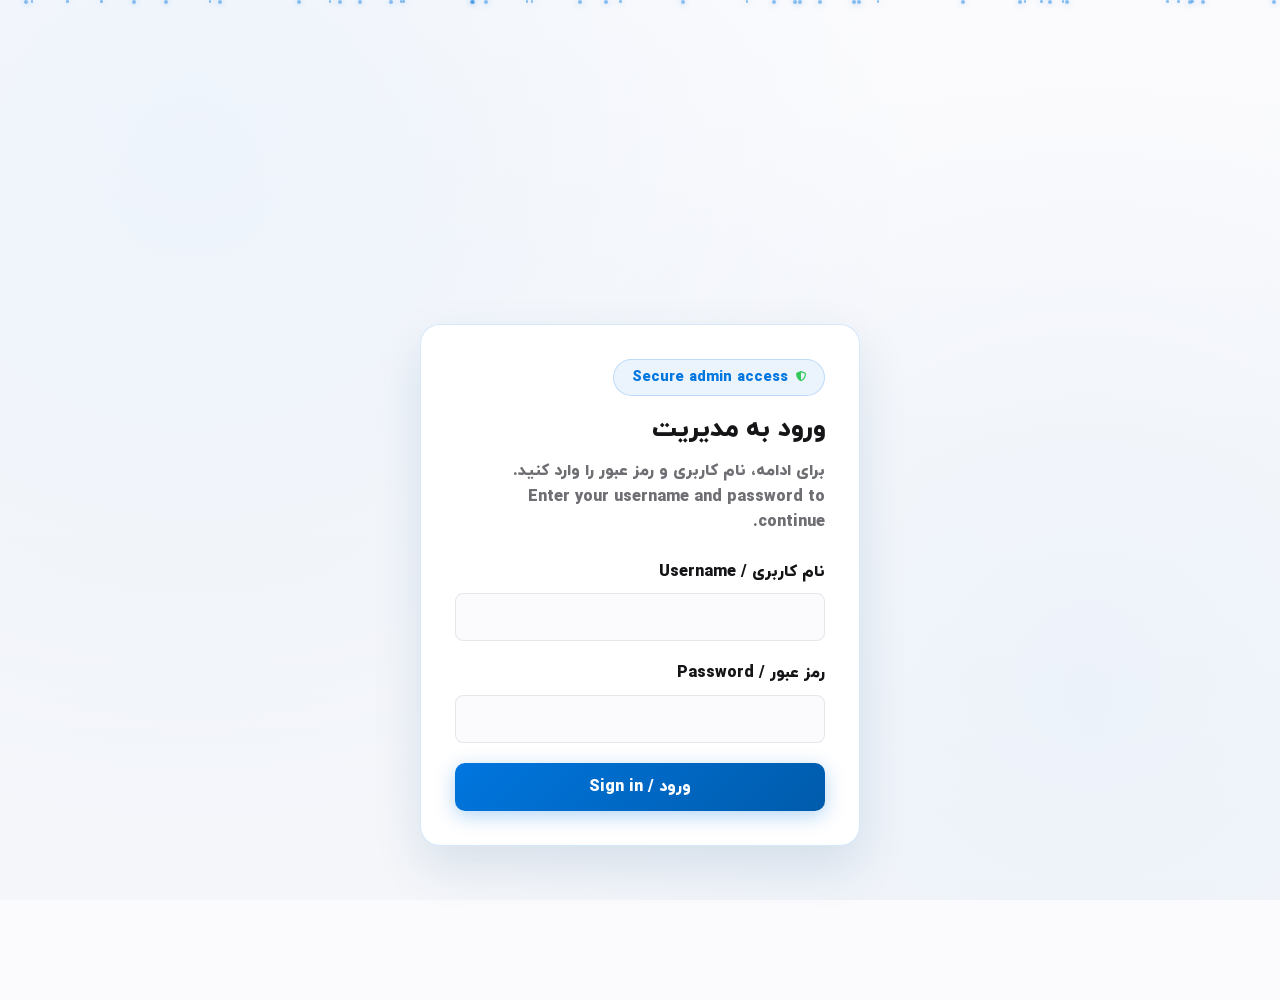
<file: admin/index.html>
<!DOCTYPE html>
<html lang="fa" dir="rtl">
  <head>
    <meta charset="UTF-8" />
    <meta name="viewport" content="width=device-width, initial-scale=1.0" />
    <title>پنل مدیریت نمونه کارها — متین حاتمی | Admin Panel</title>
    <meta name="robots" content="noindex, nofollow" />
    <link rel="icon" type="image/png" href="../images/logo.png" />
    <link rel="stylesheet" href="../css/style.css" />
    <link
      rel="stylesheet"
      href="https://cdnjs.cloudflare.com/ajax/libs/font-awesome/6.4.0/css/all.min.css"
    />
  </head>
  <body class="admin-page">
    <!-- Background & Rising Particles (Disappear at top) -->
    <div class="background-container">
      <div class="background-overlay"></div>
      <div class="particles" id="particles"></div>
    </div>

    <section id="adminLogin" class="admin-login-screen" aria-labelledby="admin-login-title">
      <form class="admin-login-card" novalidate>
        <div class="hero-badge" style="margin-bottom: 14px;"><i class="fas fa-shield-halved"></i> Secure admin access</div>
        <h1 id="admin-login-title">ورود به مدیریت</h1>
        <p>برای ادامه، نام کاربری و رمز عبور را وارد کنید.<br />Enter your username and password to continue.</p>
        <div class="admin-field">
          <label for="adminUsername">نام کاربری / Username</label>
          <input id="adminUsername" name="username" type="text" autocomplete="username" required />
        </div>
        <div class="admin-field">
          <label for="adminPassword">رمز عبور / Password</label>
          <input id="adminPassword" name="password" type="password" autocomplete="current-password" required />
        </div>
        <button class="cta-button" type="submit" style="border: 0; width: 100%; cursor: pointer; justify-content: center;">ورود / Sign in</button>
        <p id="adminLoginFeedback" class="admin-login-error" role="alert" hidden></p>
      </form>
    </section>

    <div id="adminApp" hidden>

    <!-- Clean Header for Admin -->
    <header class="site-header">
      <div class="header-inner">
        <a href="../index.html" class="header-logo">
          <img src="../images/logo.png" alt="متین حاتمی" class="site-logo-img" />
        </a>

        <div class="header-actions">
          <a href="../index.html" class="secondary-button" style="padding: 7px 16px; font-size: 0.85rem;">
            <i class="fas fa-globe"></i> مشاهده سایت
          </a>
        </div>
      </div>
    </header>

    <main class="container">
      <div style="padding: 20px 0; max-width: 820px; margin: 0 auto;">
        <div style="text-align: center; margin-bottom: 30px;">
          <div class="hero-badge" style="margin-bottom: 12px;">
            <i class="fas fa-lock"></i> دسترسی مستقیم به مدیریت نمونه کارها (/admin)
          </div>
          <h1 class="section-title">
            <i class="fas fa-plus-circle"></i> افزودن نمونه کار جدید
          </h1>
          <p class="section-subtitle">
            پروژه جدید خود را در اینجا ثبت کنید. لینک‌های خروجی به صورت امن با ویژگی <code>rel="nofollow noopener noreferrer"</code> و باز شدن در برگه جدید (<code>target="_blank"</code>) ذخیره و در سایت نمایش داده می‌شوند.
          </p>
        </div>

        <!-- Feedback Alert Box -->
        <div
          id="adminFeedback"
          style="display: none; background: rgba(52, 199, 89, 0.12); color: #28a745; border: 1px solid rgba(52, 199, 89, 0.3); padding: 14px 20px; border-radius: 10px; margin-bottom: 24px; font-weight: 500; font-size: 0.95rem;"
        ></div>

        <!-- Add Project Form Card -->
        <div class="admin-card" style="background: #ffffff; border: 1px solid var(--border-color); border-radius: 16px; padding: 32px; box-shadow: var(--shadow-sm);">
          <form id="adminProjectForm">
            <!-- Bilingual Project Titles -->
            <div class="admin-field">
              <label for="projectTitleFa"><i class="fas fa-heading" style="color: var(--accent-blue); margin-left: 6px;"></i> عنوان پروژه — فارسی *</label>
              <input
                type="text"
                id="projectTitleFa"
                required
                placeholder="مثال: بات اتوماسیون داده با پایتون"
              />
            </div>

            <div class="admin-field" dir="ltr" style="text-align: left;">
              <label for="projectTitleEn">Project title — English *</label>
              <input type="text" id="projectTitleEn" required placeholder="Example: Python data automation bot" />
            </div>

            <!-- Bilingual Project Descriptions -->
            <div class="admin-field">
              <label for="projectDescFa"><i class="fas fa-align-right" style="color: var(--accent-blue); margin-left: 6px;"></i> توضیحات پروژه — فارسی *</label>
              <textarea
                id="projectDescFa"
                rows="4"
                required
                placeholder="توضیح کوتاه درباره عملکرد، دستاوردها، چالش‌ها و نتایج پروژه..."
              ></textarea>
            </div>

            <div class="admin-field" dir="ltr" style="text-align: left;">
              <label for="projectDescEn">Project description — English *</label>
              <textarea id="projectDescEn" rows="4" required placeholder="A concise description of the work, challenges, and outcome..."></textarea>
            </div>

            <!-- Project Link URL -->
            <div class="admin-field">
              <label for="projectUrl"><i class="fas fa-link" style="color: var(--accent-blue); margin-left: 6px;"></i> آدرس اینترنتی پروژه (URL) *</label>
              <input
                type="url"
                id="projectUrl"
                required
                placeholder="https://example.com یا https://t.me/..."
              />
              <small style="color: var(--text-muted); display: block; margin-top: 5px; font-size: 0.8rem;">
                <i class="fas fa-info-circle"></i> این لینک با <strong>nofollow</strong> و در تب جدید (<code>target="_blank"</code>) باز خواهد شد.
              </small>
            </div>

            <!-- Tags / Tech Stack -->
            <div class="admin-field">
              <label for="projectTags"><i class="fas fa-tags" style="color: var(--accent-blue); margin-left: 6px;"></i> تگ‌ها و تکنولوژی‌ها (با کاما جدا کنید)</label>
              <input
                type="text"
                id="projectTags"
                placeholder="Python, Django, React, Route, SEO"
              />
            </div>

            <!-- Image File Upload or URL -->
            <div class="admin-field">
              <label><i class="fas fa-image" style="color: var(--accent-blue); margin-left: 6px;"></i> تصویر نمونه کار</label>
              
              <div style="display: grid; grid-template-columns: 1fr 1fr; gap: 15px; margin-bottom: 10px;">
                <div>
                  <span style="font-size: 0.82rem; color: var(--text-muted); display: block; margin-bottom: 5px;">گزینه ۱: بارگذاری فایل تصویر از کامپیوتر</span>
                  <input
                    type="file"
                    id="projectImageFile"
                    accept="image/*"
                    style="padding: 9px;"
                  />
                </div>
                <div>
                  <span style="font-size: 0.82rem; color: var(--text-muted); display: block; margin-bottom: 5px;">گزینه ۲: یا آدرس اینترنتی مستقیم تصویر</span>
                  <input
                    type="url"
                    id="projectImageUrl"
                    placeholder="https://.../cover.jpg"
                  />
                </div>
              </div>

              <!-- Live Image Preview Box -->
              <div class="image-preview-box">
                <img
                  id="imagePreview"
                  alt="پیش‌نمایش تصویر"
                  style="display: none;"
                />
                <span id="previewPlaceholder" style="color: var(--text-subtle); font-size: 0.88rem;">
                  <i class="fas fa-cloud-upload-alt" style="font-size: 1.6rem; display: block; margin-bottom: 6px;"></i>
                  پیش‌نمایش تصویر پس از انتخاب یا وارد کردن لینک در اینجا نمایش می‌یابد
                </span>
              </div>
            </div>

            <!-- Submit Button & Action Links -->
            <div style="display: flex; gap: 15px; align-items: center; justify-content: flex-start; margin-top: 25px; flex-wrap: wrap;">
              <button type="submit" class="cta-button" style="border: none; cursor: pointer; padding: 13px 28px;">
                <span>ثبت و ذخیره نمونه کار</span>
                <i class="fas fa-check"></i>
              </button>
              <a href="../projects.html" class="secondary-button">
                <span>مشاهده در صفحه پروژه‌ها (EN)</span>
                <i class="fas fa-external-link-alt"></i>
              </a>
              <a href="../fa/projects.html" class="secondary-button">
                <span>مشاهده در صفحه پروژه‌ها (FA)</span>
                <i class="fas fa-external-link-alt"></i>
              </a>
            </div>
          </form>
        </div>

        <!-- Management List for Added Projects -->
        <div style="margin-top: 40px;">
          <h2 style="font-size: 1.25rem; font-weight: 700; color: var(--text-main); margin-bottom: 16px; display: flex; align-items: center; gap: 8px;">
            <i class="fas fa-list-ul" style="color: var(--accent-blue);"></i> نمونه کارهای ذخیره شده اختصاصی شما
          </h2>
          <div id="adminProjectsList">
            <!-- Populated via script.js -->
          </div>
        </div>
      </div>
    </main>

    <!-- Footer -->
    <footer class="site-footer">
      <div class="container footer-inner">
        <p class="footer-copy">© 2026 متین حاتمی (Matin Hatami). پنل مدیریت محتوا.</p>
        <div class="footer-links">
          <a href="../index.html">صفحه اصلی (English)</a>
          <a href="../fa/index.html">صفحه اصلی (فارسی)</a>
          <a href="../projects.html">نمونه کارها</a>
        </div>
      </div>
    </footer>
    </div>

    <script src="../js/script.js"></script>
  </body>
</html>
</file>
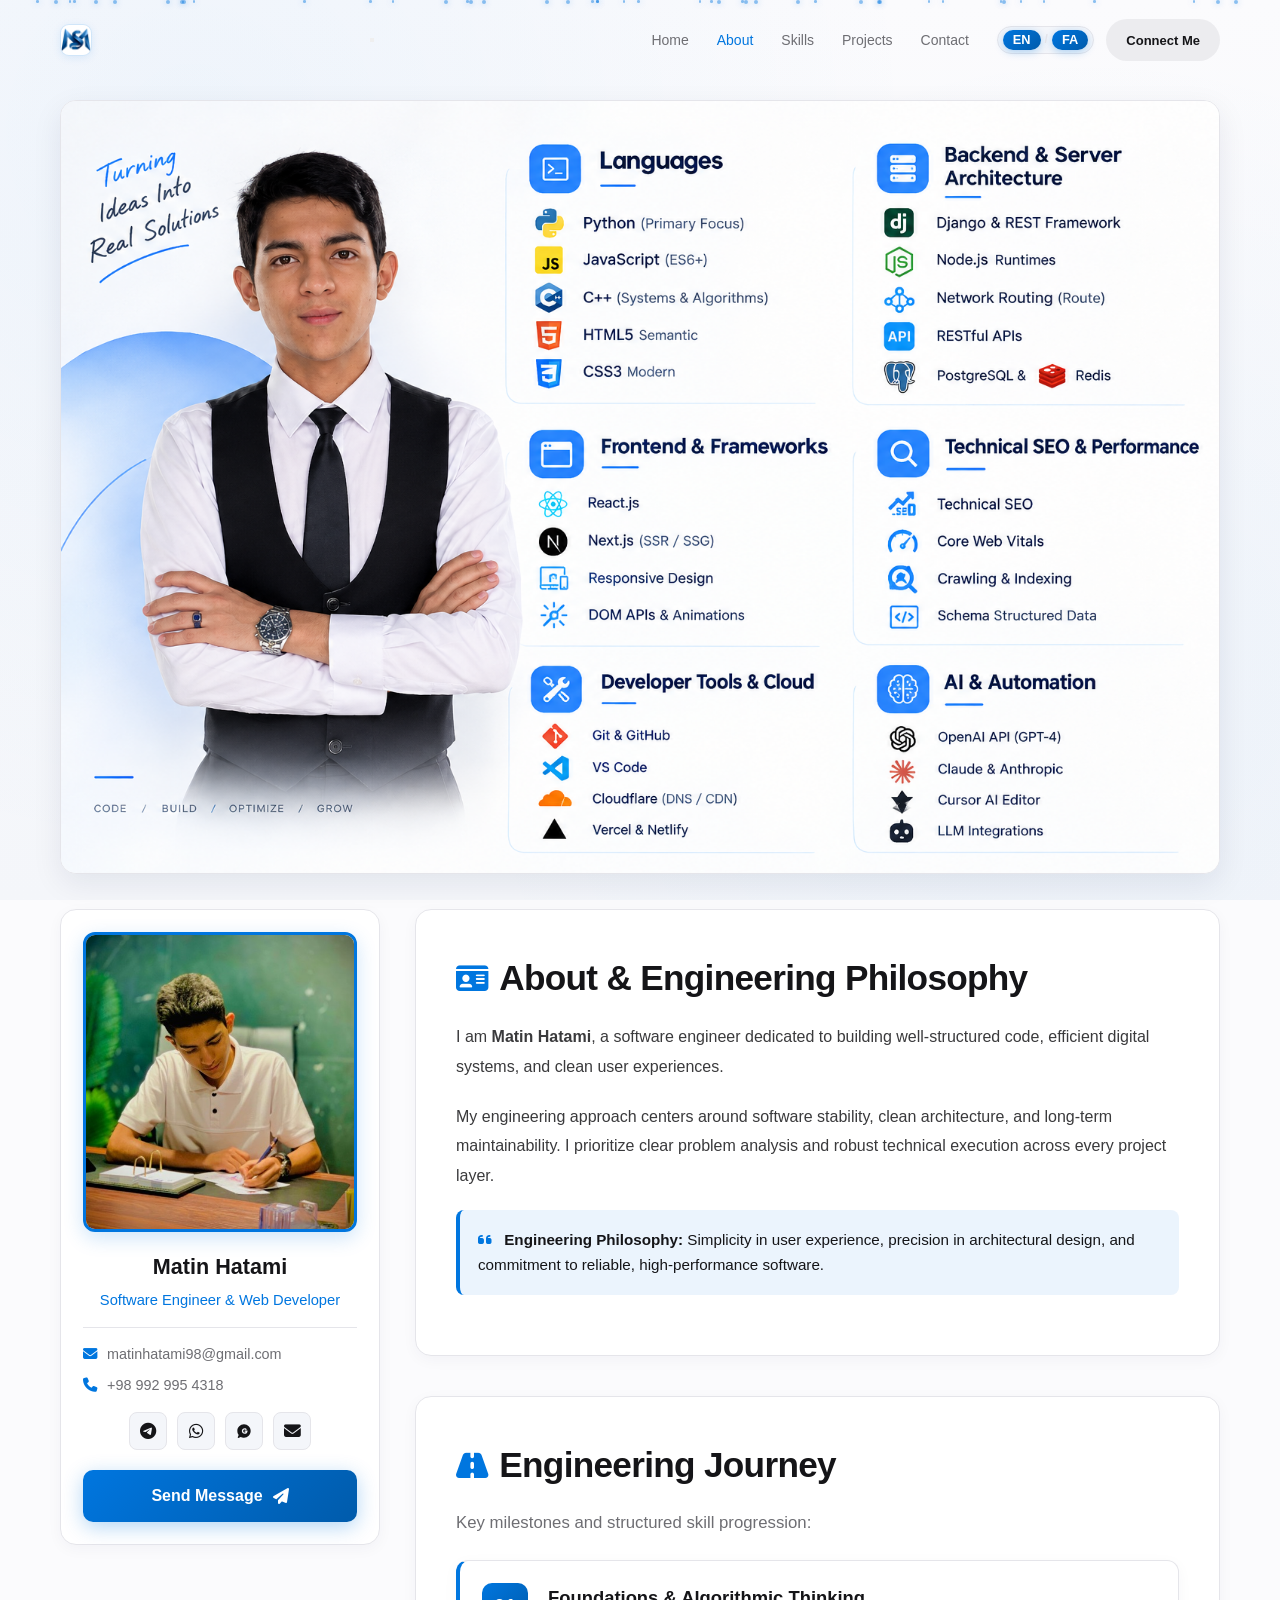
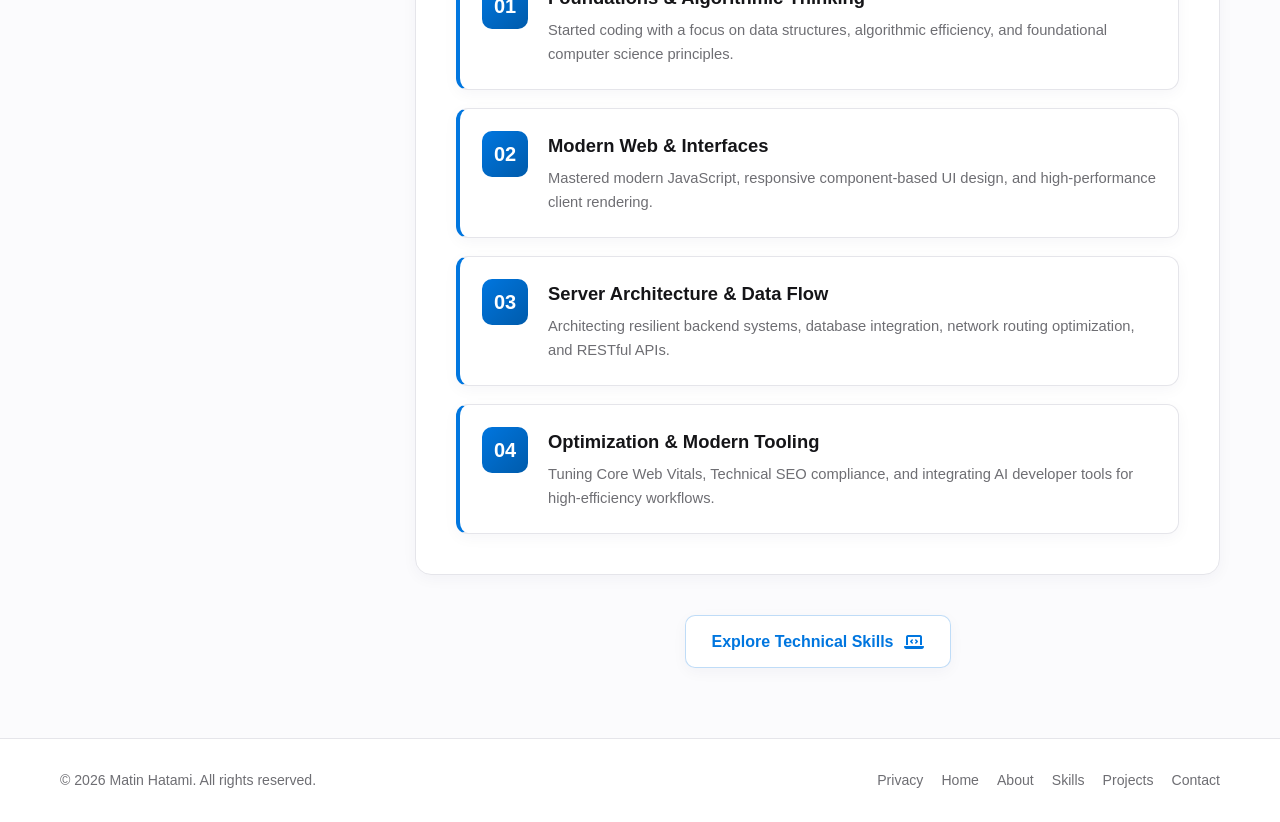
<file: about.html>
<!DOCTYPE html>
<html lang="en" dir="ltr">
  <head>
    <meta charset="UTF-8" />
    <meta name="viewport" content="width=device-width, initial-scale=1.0" />
    <title>About Me — Matin Hatami | Software Engineer</title>
    <meta
      name="description"
      content="Learn about Matin Hatami — Software Engineer and Web Developer focused on building clean, high-performance, and scalable digital solutions."
    />
    <meta
      name="keywords"
      content="Matin Hatami, About Matin Hatami, Software Engineer Bio, Web Developer, Full-Stack Developer"
    />
    <meta name="author" content="Matin Hatami" />
    <meta name="robots" content="index, follow, max-image-preview:large, max-snippet:-1, max-video-preview:-1" />

    <!-- Geo Location Meta Tags -->
    <meta name="geo.region" content="IR" />
    <meta name="geo.placename" content="Iran" />
    <meta name="geo.position" content="35.6892;51.3890" />
    <meta name="ICBM" content="35.6892, 51.3890" />

    <!-- Open Graph / Social Media -->
    <meta property="og:type" content="profile" />
    <meta property="og:locale" content="en_US" />
    <meta property="og:site_name" content="Matin Hatami" />
    <meta property="og:title" content="About Me — Matin Hatami" />
    <meta property="og:description" content="Discover the background, engineering values, and journey of Matin Hatami." />
    <meta property="og:image" content="images/logo.png" />

    <!-- Twitter Card -->
    <meta name="twitter:card" content="summary_large_image" />
    <meta name="twitter:title" content="About Me — Matin Hatami" />
    <meta name="twitter:description" content="Discover the background, engineering values, and journey of Matin Hatami." />
    <meta name="twitter:image" content="images/logo.png" />

    <!-- Favicon -->
    <link rel="icon" type="image/png" href="images/logo.png" />
    <link rel="apple-touch-icon" href="images/logo.png" />

    <!-- Canonical & Alternates -->
    <link rel="canonical" href="https://matinhatami.ir/about.html" />
    <link rel="alternate" hreflang="en" href="https://matinhatami.ir/about.html" />
    <link rel="alternate" hreflang="fa" href="https://matinhatami.ir/fa/about.html" />

    <!-- Styles & Fonts -->
    <link rel="stylesheet" href="css/style.css" />
    <link
      rel="stylesheet"
      href="https://cdnjs.cloudflare.com/ajax/libs/font-awesome/6.4.0/css/all.min.css"
    />

    <!-- Structured Data (JSON-LD) -->
    <script type="application/ld+json">
    {
      "@context": "https://schema.org",
      "@type": "ProfilePage",
      "mainEntity": {
        "@type": "Person",
        "name": "Matin Hatami",
        "jobTitle": "Software Engineer & Web Developer",
        "image": "images/matin-photo.jpg",
        "telephone": "+989929954318",
        "email": "matinhatami98@gmail.com",
        "sameAs": [
          "https://t.me/MATINDGM",
          "https://wa.me/989929954318",
          "https://ble.ir/09929954318"
        ]
      }
    }
    </script>
  </head>
  <body>
    <!-- Background & Rising Particles (Disappear at top) -->
    <div class="background-container">
      <div class="background-overlay"></div>
      <div class="particles" id="particles"></div>
    </div>

    <!-- Header Navigation -->
    <header class="site-header">
      <div class="header-inner">
        <a href="index.html" class="header-logo">
          <img src="images/logo.png" alt="Matin Hatami" class="site-logo-img" />
          <span>Matin Hatami</span>
        </a>

        <nav class="header-nav" id="headerNav">
          <a href="index.html" class="nav-link"><i class="fas fa-home"></i> Home</a>
          <a href="about.html" class="nav-link active"><i class="fas fa-user"></i> About</a>
          <a href="skills.html" class="nav-link"><i class="fas fa-laptop-code"></i> Skills</a>
          <a href="projects.html" class="nav-link"><i class="fas fa-briefcase"></i> Projects</a>
          <a href="contact.html" class="nav-link"><i class="fas fa-envelope"></i> Contact</a>
        </nav>

        <div class="header-actions">
          <div class="lang-switch-group">
            <span class="lang-opt active">EN</span>
            <span class="lang-sep">/</span>
            <a href="fa/about.html" class="lang-opt" title="تغییر به زبان فارسی">FA</a>
          </div>
          <button class="nav-cta-btn open-modal">
            <i class="fas fa-paper-plane"></i> Connect
          </button>
          <div class="mobile-menu-toggle" id="mobileToggle" aria-label="Open mobile menu">
            <span></span>
            <span></span>
            <span></span>
          </div>
        </div>
      </div>
    </header>

    <main class="container">
      <!-- About Banner (Full dimensions, no text) -->
      <div class="about-banner">
        <img
          src="images/me-about.png"
          alt="Matin Hatami"
          class="about-banner-img"
        />
      </div>

      <!-- Main About Content Layout -->
      <div class="about-grid">
        <!-- Photo and Profile Card (No address, no GitHub) -->
        <aside class="about-photo-card">
          <div class="about-photo-wrapper">
            <img src="images/matin-photo.jpg" alt="Matin Hatami" />
          </div>
          <h3>Matin Hatami</h3>
          <p class="role-title">Software Engineer &amp; Web Developer</p>

          <div style="font-size: 0.9rem; color: var(--text-muted); text-align: left; margin-top: 15px; border-top: 1px solid var(--border-color); padding-top: 15px;">
            <p style="margin-bottom: 8px;"><i class="fas fa-envelope" style="color: var(--accent-blue); width: 20px;"></i> matinhatami98@gmail.com</p>
            <p style="margin-bottom: 8px;"><i class="fas fa-phone" style="color: var(--accent-blue); width: 20px;"></i> +98 992 995 4318</p>
          </div>

          <div class="social-links">
            <a href="https://t.me/MATINDGM" target="_blank" rel="nofollow noopener noreferrer" title="Telegram"><i class="fab fa-telegram-plane"></i></a>
            <a href="https://wa.me/989929954318" target="_blank" rel="nofollow noopener noreferrer" title="WhatsApp"><i class="fab fa-whatsapp"></i></a>
            <a href="https://ble.ir/09929954318" target="_blank" rel="nofollow noopener noreferrer" title="Bale">
              <svg viewBox="0 0 24 24" width="16" height="16" fill="currentColor" style="vertical-align: middle;">
                <path d="M12 2C6.477 2 2 6.477 2 12c0 2.237.737 4.305 1.986 5.975L2.62 21.38a.8.8 0 00.998.998l3.407-1.365A9.957 9.957 0 0012 22c5.523 0 10-4.477 10-10S17.523 2 12 2zm1 14.25c-2.347 0-4.25-1.903-4.25-4.25S10.653 7.75 13 7.75c1.42 0 2.68.7 3.45 1.77l-1.63 1.05A2.32 2.32 0 0013 9.75c-1.243 0-2.25 1.007-2.25 2.25s1.007 2.25 2.25 2.25c.87 0 1.62-.49 1.99-1.21h-1.99v-1.74h4.15c.06.31.1.63.1.95 0 2.209-1.903 4-4.25 4z"/>
              </svg>
            </a>
            <a href="mailto:matinhatami98@gmail.com" title="Email"><i class="fas fa-envelope"></i></a>
          </div>

          <div style="margin-top: 20px;">
            <a href="contact.html" class="cta-button" style="width: 100%; justify-content: center;">
              <span>Send Message</span>
              <i class="fas fa-paper-plane"></i>
            </a>
          </div>
        </aside>

        <!-- Biography and Engineering Progression -->
        <section class="about-details">
          <!-- Bio Intro -->
          <div class="content-section">
            <h2 class="section-title" style="justify-content: flex-start;">
              <i class="fas fa-id-card"></i> About &amp; Engineering Philosophy
            </h2>
            <p class="about-bio-text">
              I am <strong>Matin Hatami</strong>, a software engineer dedicated to building well-structured code, efficient digital systems, and clean user experiences.
            </p>
            <p class="about-bio-text">
              My engineering approach centers around software stability, clean architecture, and long-term maintainability. I prioritize clear problem analysis and robust technical execution across every project layer.
            </p>

            <div class="highlight-box">
              <i class="fas fa-quote-left" style="color: var(--accent-blue); margin-right: 8px;"></i>
              <strong>Engineering Philosophy:</strong> Simplicity in user experience, precision in architectural design, and commitment to reliable, high-performance software.
            </div>
          </div>

          <!-- Journey / Progression Steps -->
          <div class="content-section" style="margin-top: 30px;">
            <h2 class="section-title" style="justify-content: flex-start;">
              <i class="fas fa-road"></i> Engineering Journey
            </h2>
            <p class="section-subtitle" style="text-align: left; margin: 0 0 20px 0;">
              Key milestones and structured skill progression:
            </p>

            <div class="journey-steps">
              <!-- Step 1 -->
              <div class="step-card">
                <div class="step-number">01</div>
                <div class="step-content">
                  <h3>Foundations &amp; Algorithmic Thinking</h3>
                  <p>
                    Started coding with a focus on data structures, algorithmic efficiency, and foundational computer science principles.
                  </p>
                </div>
              </div>

              <!-- Step 2 -->
              <div class="step-card">
                <div class="step-number">02</div>
                <div class="step-content">
                  <h3>Modern Web &amp; Interfaces</h3>
                  <p>
                    Mastered modern JavaScript, responsive component-based UI design, and high-performance client rendering.
                  </p>
                </div>
              </div>

              <!-- Step 3 -->
              <div class="step-card">
                <div class="step-number">03</div>
                <div class="step-content">
                  <h3>Server Architecture &amp; Data Flow</h3>
                  <p>
                    Architecting resilient backend systems, database integration, network routing optimization, and RESTful APIs.
                  </p>
                </div>
              </div>

              <!-- Step 4 -->
              <div class="step-card">
                <div class="step-number">04</div>
                <div class="step-content">
                  <h3>Optimization &amp; Modern Tooling</h3>
                  <p>
                    Tuning Core Web Vitals, Technical SEO compliance, and integrating AI developer tools for high-efficiency workflows.
                  </p>
                </div>
              </div>
            </div>
          </div>

          <div style="margin-top: 25px; text-align: center;">
            <a href="skills.html" class="secondary-button">
              <span>Explore Technical Skills</span>
              <i class="fas fa-laptop-code"></i>
            </a>
          </div>
        </section>
      </div>
    </main>

    <!-- Footer -->
    <footer class="site-footer">
      <div class="container footer-inner">
        <p class="footer-copy">© 2026 Matin Hatami. All rights reserved.</p>
        <div class="footer-links">
          <a href="privacy.html">Privacy</a>
          <a href="index.html">Home</a>
          <a href="about.html">About</a>
          <a href="skills.html">Skills</a>
          <a href="projects.html">Projects</a>
          <a href="contact.html">Contact</a>
        </div>
      </div>
    </footer>

    <!-- Connect Modal -->
    <div
      class="modal-backdrop"
      id="connectModal"
      role="dialog"
      aria-modal="true"
      aria-hidden="true"
    >
      <div class="connect-modal">
        <button class="modal-close" aria-label="Close window">×</button>
        <h2>Select a <span class="gradient-text">Communication Channel</span></h2>
        <div class="connect-list">
          <a
            href="https://t.me/MATINDGM"
            class="channel-btn"
            target="_blank"
            rel="noreferrer"
          >
            <div class="channel-icon telegram"><i class="fab fa-telegram-plane"></i></div>
            <div class="channel-text">
              <strong>Telegram</strong>
              <small>@MATINDGM</small>
            </div>
          </a>

          <a
            href="https://wa.me/989929954318"
            class="channel-btn"
            target="_blank"
            rel="noreferrer"
          >
            <div class="channel-icon whatsapp"><i class="fab fa-whatsapp"></i></div>
            <div class="channel-text">
              <strong>WhatsApp</strong>
              <small>+98 9929954318</small>
            </div>
          </a>

          <a
            href="https://ble.ir/09929954318"
            class="channel-btn"
            target="_blank"
            rel="noreferrer"
          >
            <div class="channel-icon bale">
              <svg viewBox="0 0 24 24" width="20" height="20" fill="currentColor">
                <path d="M12 2C6.477 2 2 6.477 2 12c0 2.237.737 4.305 1.986 5.975L2.62 21.38a.8.8 0 00.998.998l3.407-1.365A9.957 9.957 0 0012 22c5.523 0 10-4.477 10-10S17.523 2 12 2zm1 14.25c-2.347 0-4.25-1.903-4.25-4.25S10.653 7.75 13 7.75c1.42 0 2.68.7 3.45 1.77l-1.63 1.05A2.32 2.32 0 0013 9.75c-1.243 0-2.25 1.007-2.25 2.25s1.007 2.25 2.25 2.25c.87 0 1.62-.49 1.99-1.21h-1.99v-1.74h4.15c.06.31.1.63.1.95 0 2.209-1.903 4-4.25 4z"/>
              </svg>
            </div>
            <div class="channel-text">
              <strong>Bale Messenger</strong>
              <small>09929954318</small>
            </div>
          </a>

          <a href="mailto:matinhatami98@gmail.com" class="channel-btn">
            <div class="channel-icon email"><i class="fas fa-envelope"></i></div>
            <div class="channel-text">
              <strong>Email</strong>
              <small>matinhatami98@gmail.com</small>
            </div>
          </a>
        </div>
      </div>
    </div>

    <script src="js/script.js"></script>
  </body>
</html>
</file>
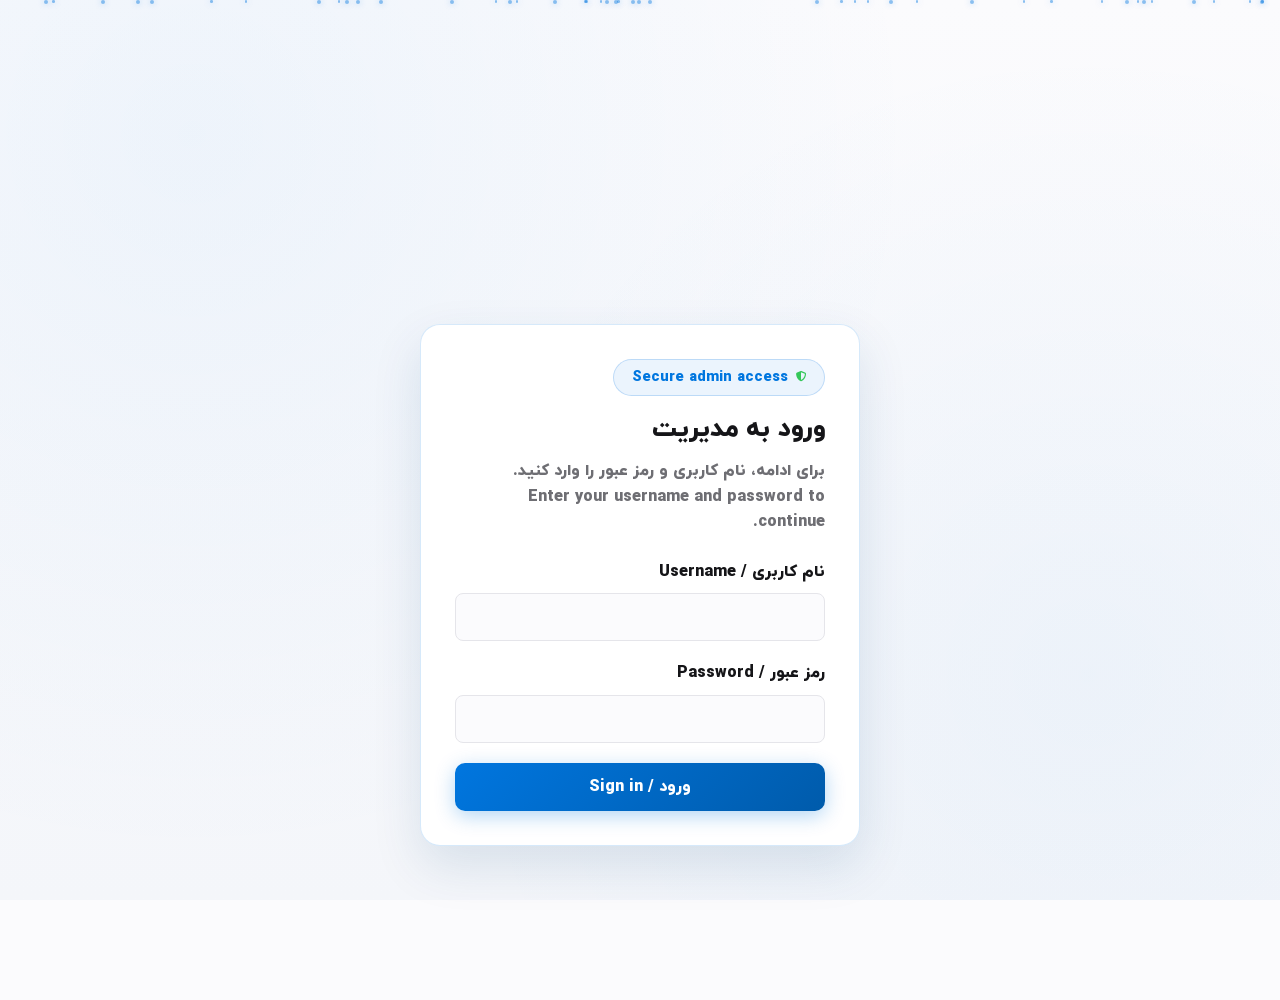
<file: admin.html>
<!DOCTYPE html>
<html lang="fa" dir="rtl">
  <head>
    <meta charset="UTF-8" />
    <meta http-equiv="refresh" content="0; url=admin/index.html" />
    <title>در حال انتقال به پنل مدیریت...</title>
    <script>
      window.location.href = "admin/index.html";
    </script>
  </head>
  <body style="font-family: sans-serif; text-align: center; padding-top: 50px;">
    <p>در حال انتقال به پنل مدیریت... <a href="admin/index.html">اینجا را کلیک کنید</a></p>
  </body>
</html>
</file>
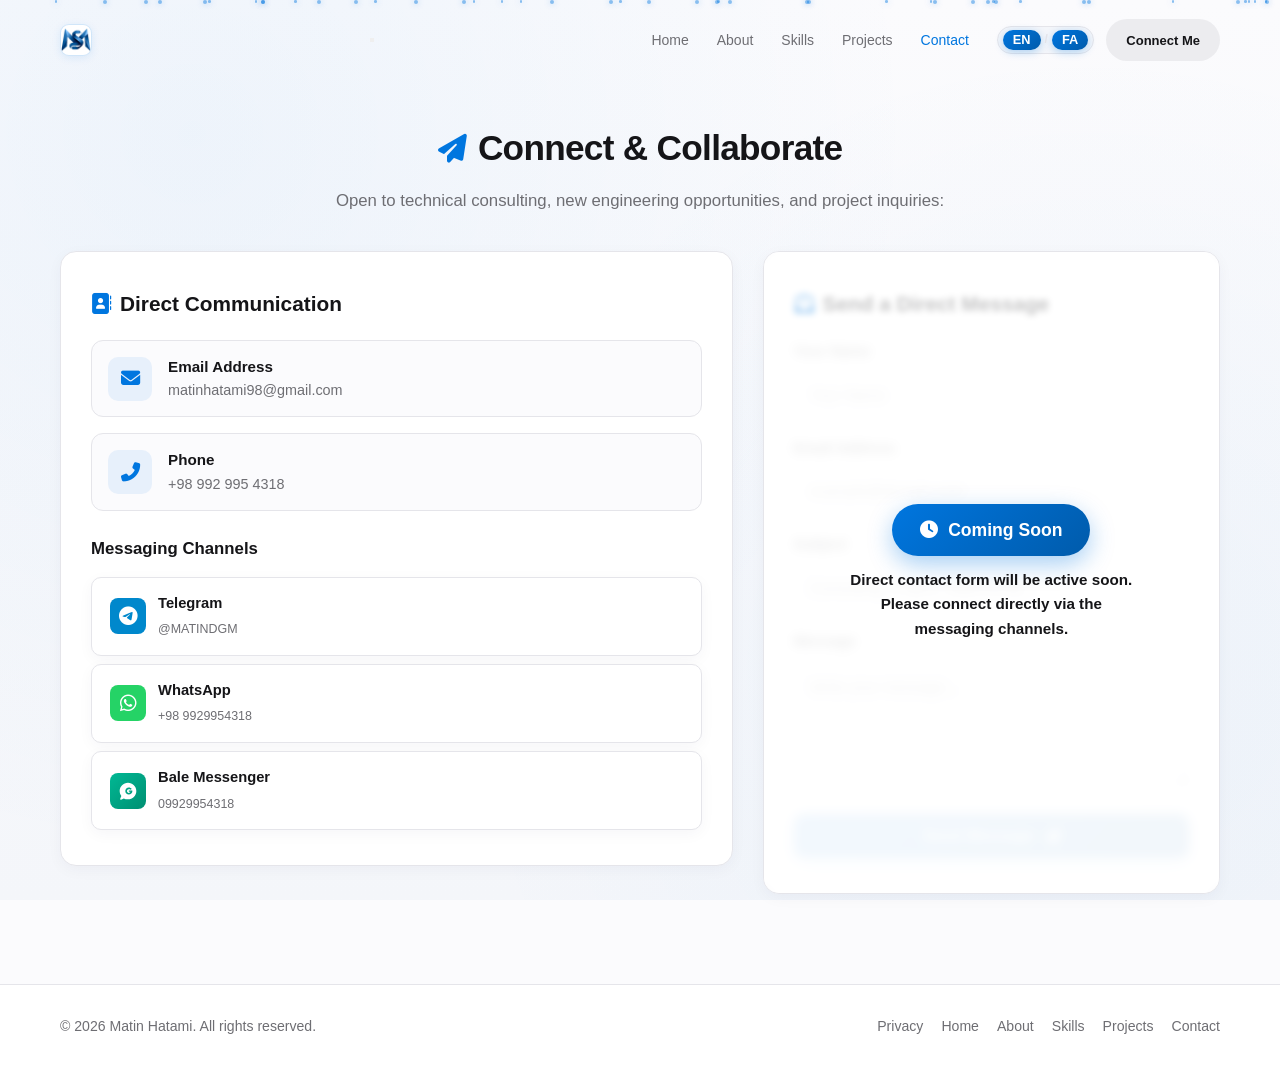
<file: contact.html>
<!DOCTYPE html>
<html lang="en" dir="ltr">
  <head>
    <meta charset="UTF-8" />
    <meta name="viewport" content="width=device-width, initial-scale=1.0" />
    <title>Contact — Matin Hatami | Software Engineer</title>
    <meta
      name="description"
      content="Get in touch with Matin Hatami — Software Engineer and Web Developer. Reach out via Telegram, WhatsApp, Bale, or email."
    />
    <meta
      name="keywords"
      content="Contact Matin Hatami, Software Engineer Contact, Matin Hatami Telegram, Matin Hatami WhatsApp, Matin Hatami Email"
    />
    <meta name="author" content="Matin Hatami" />
    <meta name="robots" content="index, follow, max-image-preview:large, max-snippet:-1, max-video-preview:-1" />

    <!-- Geo Location Meta Tags -->
    <meta name="geo.region" content="IR" />
    <meta name="geo.placename" content="Iran" />
    <meta name="geo.position" content="35.6892;51.3890" />
    <meta name="ICBM" content="35.6892, 51.3890" />

    <!-- Open Graph / Social Media -->
    <meta property="og:type" content="profile" />
    <meta property="og:locale" content="en_US" />
    <meta property="og:site_name" content="Matin Hatami" />
    <meta property="og:title" content="Contact — Matin Hatami" />
    <meta property="og:description" content="Direct communication channels with Matin Hatami via Telegram, WhatsApp, Bale, and email." />
    <meta property="og:image" content="images/logo.png" />

    <!-- Twitter Card -->
    <meta name="twitter:card" content="summary_large_image" />
    <meta name="twitter:title" content="Contact — Matin Hatami" />
    <meta name="twitter:description" content="Direct communication channels with Matin Hatami via Telegram, WhatsApp, Bale, and email." />
    <meta name="twitter:image" content="images/logo.png" />

    <!-- Favicon -->
    <link rel="icon" type="image/png" href="images/logo.png" />
    <link rel="apple-touch-icon" href="images/logo.png" />

    <!-- Canonical & Alternates -->
    <link rel="canonical" href="https://matinhatami.ir/contact.html" />
    <link rel="alternate" hreflang="en" href="https://matinhatami.ir/contact.html" />
    <link rel="alternate" hreflang="fa" href="https://matinhatami.ir/fa/contact.html" />

    <!-- Styles & Fonts -->
    <link rel="stylesheet" href="css/style.css" />
    <link
      rel="stylesheet"
      href="https://cdnjs.cloudflare.com/ajax/libs/font-awesome/6.4.0/css/all.min.css"
    />

    <!-- Structured Data (JSON-LD) -->
    <script type="application/ld+json">
    {
      "@context": "https://schema.org",
      "@type": "ContactPage",
      "mainEntity": {
        "@type": "Person",
        "name": "Matin Hatami",
        "telephone": "+989929954318",
        "email": "matinhatami98@gmail.com",
        "sameAs": [
          "https://t.me/MATINDGM",
          "https://wa.me/989929954318",
          "https://ble.ir/09929954318"
        ]
      }
    }
    </script>
  </head>
  <body>
    <!-- Background & Rising Particles (Disappear at top) -->
    <div class="background-container">
      <div class="background-overlay"></div>
      <div class="particles" id="particles"></div>
    </div>

    <!-- Header Navigation -->
    <header class="site-header">
      <div class="header-inner">
        <a href="index.html" class="header-logo">
          <img src="images/logo.png" alt="Matin Hatami" class="site-logo-img" />
          <span>Matin Hatami</span>
        </a>

        <nav class="header-nav" id="headerNav">
          <a href="index.html" class="nav-link"><i class="fas fa-home"></i> Home</a>
          <a href="about.html" class="nav-link"><i class="fas fa-user"></i> About</a>
          <a href="skills.html" class="nav-link"><i class="fas fa-laptop-code"></i> Skills</a>
          <a href="projects.html" class="nav-link"><i class="fas fa-briefcase"></i> Projects</a>
          <a href="contact.html" class="nav-link active"><i class="fas fa-envelope"></i> Contact</a>
        </nav>

        <div class="header-actions">
          <div class="lang-switch-group">
            <span class="lang-opt active">EN</span>
            <span class="lang-sep">/</span>
            <a href="fa/contact.html" class="lang-opt" title="تغییر به زبان فارسی">FA</a>
          </div>
          <button class="nav-cta-btn open-modal">
            <i class="fas fa-paper-plane"></i> Connect
          </button>
          <div class="mobile-menu-toggle" id="mobileToggle" aria-label="Open mobile menu">
            <span></span>
            <span></span>
            <span></span>
          </div>
        </div>
      </div>
    </header>

    <main class="container">
      <div style="padding: 20px 0;">
        <h1 class="section-title">
          <i class="fas fa-paper-plane"></i> Connect &amp; Collaborate
        </h1>
        <p class="section-subtitle">
          Open to technical consulting, new engineering opportunities, and project inquiries:
        </p>

        <div class="contact-grid">
          <!-- Direct Links Card -->
          <div class="contact-info-card">
            <h2 style="font-size: 1.3rem; margin-bottom: 20px; color: var(--text-main); display: flex; align-items: center; gap: 8px;">
              <i class="fas fa-address-book" style="color: var(--accent-blue);"></i> Direct Communication
            </h2>

            <div class="contact-items">
              <div class="contact-item">
                <div class="contact-icon-box">
                  <i class="fas fa-envelope"></i>
                </div>
                <div>
                  <h4 style="color: var(--text-main); font-size: 0.95rem;">Email Address</h4>
                  <p style="color: var(--text-muted); font-size: 0.9rem;">matinhatami98@gmail.com</p>
                </div>
              </div>

              <div class="contact-item">
                <div class="contact-icon-box">
                  <i class="fas fa-phone-alt"></i>
                </div>
                <div>
                  <h4 style="color: var(--text-main); font-size: 0.95rem;">Phone</h4>
                  <p style="color: var(--text-muted); font-size: 0.9rem;">+98 992 995 4318</p>
                </div>
              </div>
            </div>

            <div style="margin-top: 25px;">
              <h3 style="font-size: 1.05rem; margin-bottom: 14px; color: var(--text-main);">
                Messaging Channels
              </h3>
              <div class="connect-list" style="grid-template-columns: 1fr;">
                <!-- Telegram -->
                <a href="https://t.me/MATINDGM" class="channel-btn" target="_blank" rel="noreferrer">
                  <div class="channel-icon telegram"><i class="fab fa-telegram-plane"></i></div>
                  <div class="channel-text">
                    <strong>Telegram</strong>
                    <small>@MATINDGM</small>
                  </div>
                </a>

                <!-- WhatsApp -->
                <a href="https://wa.me/989929954318" class="channel-btn" target="_blank" rel="noreferrer">
                  <div class="channel-icon whatsapp"><i class="fab fa-whatsapp"></i></div>
                  <div class="channel-text">
                    <strong>WhatsApp</strong>
                    <small>+98 9929954318</small>
                  </div>
                </a>

                <!-- Bale -->
                <a href="https://ble.ir/09929954318" class="channel-btn" target="_blank" rel="noreferrer">
                  <div class="channel-icon bale">
                    <svg viewBox="0 0 24 24" width="20" height="20" fill="currentColor">
                      <path d="M12 2C6.477 2 2 6.477 2 12c0 2.237.737 4.305 1.986 5.975L2.62 21.38a.8.8 0 00.998.998l3.407-1.365A9.957 9.957 0 0012 22c5.523 0 10-4.477 10-10S17.523 2 12 2zm1 14.25c-2.347 0-4.25-1.903-4.25-4.25S10.653 7.75 13 7.75c1.42 0 2.68.7 3.45 1.77l-1.63 1.05A2.32 2.32 0 0013 9.75c-1.243 0-2.25 1.007-2.25 2.25s1.007 2.25 2.25 2.25c.87 0 1.62-.49 1.99-1.21h-1.99v-1.74h4.15c.06.31.1.63.1.95 0 2.209-1.903 4-4.25 4z"/>
                    </svg>
                  </div>
                  <div class="channel-text">
                    <strong>Bale Messenger</strong>
                    <small>09929954318</small>
                  </div>
                </a>
              </div>
            </div>
          </div>

          <!-- Blurred Form with 'Coming Soon' -->
          <div class="contact-form-card blurred-state">
            <div class="contact-form-overlay">
              <div class="contact-form-badge">
                <i class="fas fa-clock"></i>
                <span>Coming Soon</span>
              </div>
              <p>Direct contact form will be active soon. Please connect directly via the messaging channels.</p>
            </div>

            <h2 style="font-size: 1.3rem; margin-bottom: 20px; color: var(--text-main); display: flex; align-items: center; gap: 8px;">
              <i class="fas fa-envelope-open-text" style="color: var(--accent-blue);"></i> Send a Direct Message
            </h2>

            <form id="contactForm">
              <div class="form-group">
                <label for="name">Your Name</label>
                <input
                  type="text"
                  id="name"
                  name="name"
                  disabled
                  placeholder="Your Name"
                />
              </div>

              <div class="form-group">
                <label for="email">Email Address</label>
                <input
                  type="email"
                  id="email"
                  name="email"
                  disabled
                  placeholder="example@domain.com"
                />
              </div>

              <div class="form-group">
                <label for="subject">Subject</label>
                <input
                  type="text"
                  id="subject"
                  name="subject"
                  disabled
                  placeholder="Consulting, Project, Opportunity..."
                />
              </div>

              <div class="form-group">
                <label for="message">Message</label>
                <textarea
                  id="message"
                  name="message"
                  rows="4"
                  disabled
                  placeholder="Write your message..."
                ></textarea>
              </div>

              <button
                type="button"
                class="cta-button"
                disabled
                style="width: 100%; justify-content: center; border: none; opacity: 0.6; cursor: not-allowed;"
              >
                <span>Send Message</span>
                <i class="fas fa-paper-plane"></i>
              </button>
            </form>
          </div>
        </div>
      </div>
    </main>

    <!-- Footer -->
    <footer class="site-footer">
      <div class="container footer-inner">
        <p class="footer-copy">© 2026 Matin Hatami. All rights reserved.</p>
        <div class="footer-links">
          <a href="privacy.html">Privacy</a>
          <a href="index.html">Home</a>
          <a href="about.html">About</a>
          <a href="skills.html">Skills</a>
          <a href="projects.html">Projects</a>
          <a href="contact.html">Contact</a>
        </div>
      </div>
    </footer>

    <!-- Connect Modal -->
    <div
      class="modal-backdrop"
      id="connectModal"
      role="dialog"
      aria-modal="true"
      aria-hidden="true"
    >
      <div class="connect-modal">
        <button class="modal-close" aria-label="Close window">×</button>
        <h2>Select a <span class="gradient-text">Communication Channel</span></h2>
        <div class="connect-list">
          <a
            href="https://t.me/MATINDGM"
            class="channel-btn"
            target="_blank"
            rel="noreferrer"
          >
            <div class="channel-icon telegram"><i class="fab fa-telegram-plane"></i></div>
            <div class="channel-text">
              <strong>Telegram</strong>
              <small>@MATINDGM</small>
            </div>
          </a>

          <a
            href="https://wa.me/989929954318"
            class="channel-btn"
            target="_blank"
            rel="noreferrer"
          >
            <div class="channel-icon whatsapp"><i class="fab fa-whatsapp"></i></div>
            <div class="channel-text">
              <strong>WhatsApp</strong>
              <small>+98 9929954318</small>
            </div>
          </a>

          <a
            href="https://ble.ir/09929954318"
            class="channel-btn"
            target="_blank"
            rel="noreferrer"
          >
            <div class="channel-icon bale">
              <svg viewBox="0 0 24 24" width="20" height="20" fill="currentColor">
                <path d="M12 2C6.477 2 2 6.477 2 12c0 2.237.737 4.305 1.986 5.975L2.62 21.38a.8.8 0 00.998.998l3.407-1.365A9.957 9.957 0 0012 22c5.523 0 10-4.477 10-10S17.523 2 12 2zm1 14.25c-2.347 0-4.25-1.903-4.25-4.25S10.653 7.75 13 7.75c1.42 0 2.68.7 3.45 1.77l-1.63 1.05A2.32 2.32 0 0013 9.75c-1.243 0-2.25 1.007-2.25 2.25s1.007 2.25 2.25 2.25c.87 0 1.62-.49 1.99-1.21h-1.99v-1.74h4.15c.06.31.1.63.1.95 0 2.209-1.903 4-4.25 4z"/>
              </svg>
            </div>
            <div class="channel-text">
              <strong>Bale Messenger</strong>
              <small>09929954318</small>
            </div>
          </a>

          <a href="mailto:matinhatami98@gmail.com" class="channel-btn">
            <div class="channel-icon email"><i class="fas fa-envelope"></i></div>
            <div class="channel-text">
              <strong>Email</strong>
              <small>matinhatami98@gmail.com</small>
            </div>
          </a>
        </div>
      </div>
    </div>

    <script src="js/script.js"></script>
  </body>
</html>
</file>
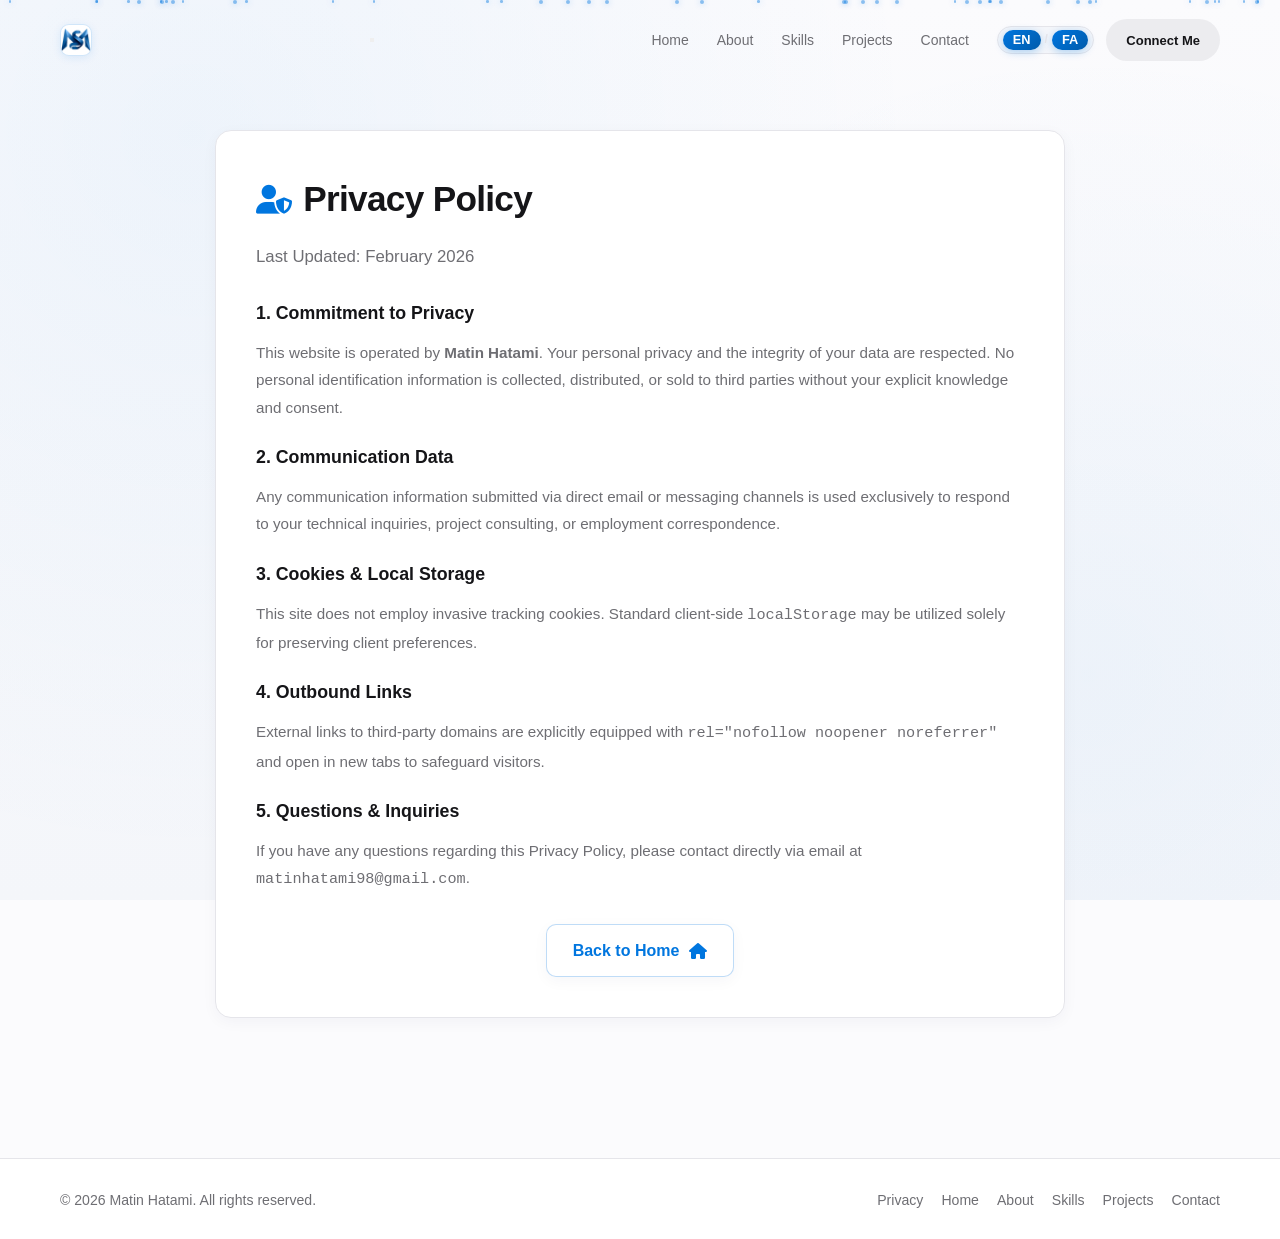
<file: privacy.html>
<!DOCTYPE html>
<html lang="en" dir="ltr">
  <head>
    <meta charset="UTF-8" />
    <meta name="viewport" content="width=device-width, initial-scale=1.0" />
    <title>Privacy Policy — Matin Hatami | Software Engineer</title>
    <meta
      name="description"
      content="Privacy Policy and terms for visitors of the personal portfolio website of Matin Hatami."
    />
    <meta name="author" content="Matin Hatami" />
    <meta name="robots" content="index, follow, max-image-preview:large, max-snippet:-1, max-video-preview:-1" />

    <!-- Geo Location Meta Tags -->
    <meta name="geo.region" content="IR" />
    <meta name="geo.placename" content="Iran" />
    <meta name="geo.position" content="35.6892;51.3890" />
    <meta name="ICBM" content="35.6892, 51.3890" />

    <!-- Favicon -->
    <link rel="icon" type="image/png" href="images/logo.png" />
    <link rel="apple-touch-icon" href="images/logo.png" />

    <!-- Canonical & Alternates -->
    <link rel="canonical" href="https://matinhatami.ir/privacy.html" />
    <link rel="alternate" hreflang="en" href="https://matinhatami.ir/privacy.html" />
    <link rel="alternate" hreflang="fa" href="https://matinhatami.ir/fa/privacy.html" />

    <link rel="stylesheet" href="css/style.css" />
    <link
      rel="stylesheet"
      href="https://cdnjs.cloudflare.com/ajax/libs/font-awesome/6.4.0/css/all.min.css"
    />
  </head>
  <body>
    <!-- Background & Rising Particles (Disappear at top) -->
    <div class="background-container">
      <div class="background-overlay"></div>
      <div class="particles" id="particles"></div>
    </div>

    <!-- Header Navigation -->
    <header class="site-header">
      <div class="header-inner">
        <a href="index.html" class="header-logo">
          <img src="images/logo.png" alt="Matin Hatami" class="site-logo-img" />
          <span>Matin Hatami</span>
        </a>

        <nav class="header-nav" id="headerNav">
          <a href="index.html" class="nav-link"><i class="fas fa-home"></i> Home</a>
          <a href="about.html" class="nav-link"><i class="fas fa-user"></i> About</a>
          <a href="skills.html" class="nav-link"><i class="fas fa-laptop-code"></i> Skills</a>
          <a href="projects.html" class="nav-link"><i class="fas fa-briefcase"></i> Projects</a>
          <a href="contact.html" class="nav-link"><i class="fas fa-envelope"></i> Contact</a>
        </nav>

        <div class="header-actions">
          <div class="lang-switch-group">
            <span class="lang-opt active">EN</span>
            <span class="lang-sep">/</span>
            <a href="fa/privacy.html" class="lang-opt" title="تغییر به زبان فارسی">FA</a>
          </div>
          <button class="nav-cta-btn open-modal">
            <i class="fas fa-paper-plane"></i> Connect
          </button>
          <div class="mobile-menu-toggle" id="mobileToggle" aria-label="Open mobile menu">
            <span></span>
            <span></span>
            <span></span>
          </div>
        </div>
      </div>
    </header>

    <main class="container">
      <div style="padding: 30px 0; max-width: 850px; margin: 0 auto;">
        <div class="content-section">
          <h1 class="section-title" style="justify-content: flex-start;">
            <i class="fas fa-user-shield"></i> Privacy Policy
          </h1>
          <p class="section-subtitle" style="text-align: left; margin: 0 0 25px 0;">
            Last Updated: February 2026
          </p>

          <div style="color: var(--text-muted); line-height: 1.8; font-size: 0.95rem;">
            <h3 style="color: var(--text-main); margin: 20px 0 10px 0;">1. Commitment to Privacy</h3>
            <p>
              This website is operated by <strong>Matin Hatami</strong>. Your personal privacy and the integrity of your data are respected. No personal identification information is collected, distributed, or sold to third parties without your explicit knowledge and consent.
            </p>

            <h3 style="color: var(--text-main); margin: 20px 0 10px 0;">2. Communication Data</h3>
            <p>
              Any communication information submitted via direct email or messaging channels is used exclusively to respond to your technical inquiries, project consulting, or employment correspondence.
            </p>

            <h3 style="color: var(--text-main); margin: 20px 0 10px 0;">3. Cookies &amp; Local Storage</h3>
            <p>
              This site does not employ invasive tracking cookies. Standard client-side <code>localStorage</code> may be utilized solely for preserving client preferences.
            </p>

            <h3 style="color: var(--text-main); margin: 20px 0 10px 0;">4. Outbound Links</h3>
            <p>
              External links to third-party domains are explicitly equipped with <code>rel="nofollow noopener noreferrer"</code> and open in new tabs to safeguard visitors.
            </p>

            <h3 style="color: var(--text-main); margin: 20px 0 10px 0;">5. Questions &amp; Inquiries</h3>
            <p>
              If you have any questions regarding this Privacy Policy, please contact directly via email at <code>matinhatami98@gmail.com</code>.
            </p>
          </div>

          <div style="margin-top: 30px; text-align: center;">
            <a href="index.html" class="secondary-button">
              <span>Back to Home</span>
              <i class="fas fa-home"></i>
            </a>
          </div>
        </div>
      </div>
    </main>

    <!-- Footer -->
    <footer class="site-footer">
      <div class="container footer-inner">
        <p class="footer-copy">© 2026 Matin Hatami. All rights reserved.</p>
        <div class="footer-links">
          <a href="privacy.html">Privacy</a>
          <a href="index.html">Home</a>
          <a href="about.html">About</a>
          <a href="skills.html">Skills</a>
          <a href="projects.html">Projects</a>
          <a href="contact.html">Contact</a>
        </div>
      </div>
    </footer>

    <!-- Connect Modal -->
    <div
      class="modal-backdrop"
      id="connectModal"
      role="dialog"
      aria-modal="true"
      aria-hidden="true"
    >
      <div class="connect-modal">
        <button class="modal-close" aria-label="Close window">×</button>
        <h2>Select a <span class="gradient-text">Communication Channel</span></h2>
        <div class="connect-list">
          <a
            href="https://t.me/MATINDGM"
            class="channel-btn"
            target="_blank"
            rel="noreferrer"
          >
            <div class="channel-icon telegram"><i class="fab fa-telegram-plane"></i></div>
            <div class="channel-text">
              <strong>Telegram</strong>
              <small>@MATINDGM</small>
            </div>
          </a>

          <a
            href="https://wa.me/989929954318"
            class="channel-btn"
            target="_blank"
            rel="noreferrer"
          >
            <div class="channel-icon whatsapp"><i class="fab fa-whatsapp"></i></div>
            <div class="channel-text">
              <strong>WhatsApp</strong>
              <small>+98 9929954318</small>
            </div>
          </a>

          <a
            href="https://ble.ir/09929954318"
            class="channel-btn"
            target="_blank"
            rel="noreferrer"
          >
            <div class="channel-icon bale">
              <svg viewBox="0 0 24 24" width="20" height="20" fill="currentColor">
                <path d="M12 2C6.477 2 2 6.477 2 12c0 2.237.737 4.305 1.986 5.975L2.62 21.38a.8.8 0 00.998.998l3.407-1.365A9.957 9.957 0 0012 22c5.523 0 10-4.477 10-10S17.523 2 12 2zm1 14.25c-2.347 0-4.25-1.903-4.25-4.25S10.653 7.75 13 7.75c1.42 0 2.68.7 3.45 1.77l-1.63 1.05A2.32 2.32 0 0013 9.75c-1.243 0-2.25 1.007-2.25 2.25s1.007 2.25 2.25 2.25c.87 0 1.62-.49 1.99-1.21h-1.99v-1.74h4.15c.06.31.1.63.1.95 0 2.209-1.903 4-4.25 4z"/>
              </svg>
            </div>
            <div class="channel-text">
              <strong>Bale Messenger</strong>
              <small>09929954318</small>
            </div>
          </a>

          <a href="mailto:matinhatami98@gmail.com" class="channel-btn">
            <div class="channel-icon email"><i class="fas fa-envelope"></i></div>
            <div class="channel-text">
              <strong>Email</strong>
              <small>matinhatami98@gmail.com</small>
            </div>
          </a>
        </div>
      </div>
    </div>

    <script src="js/script.js"></script>
  </body>
</html>
</file>
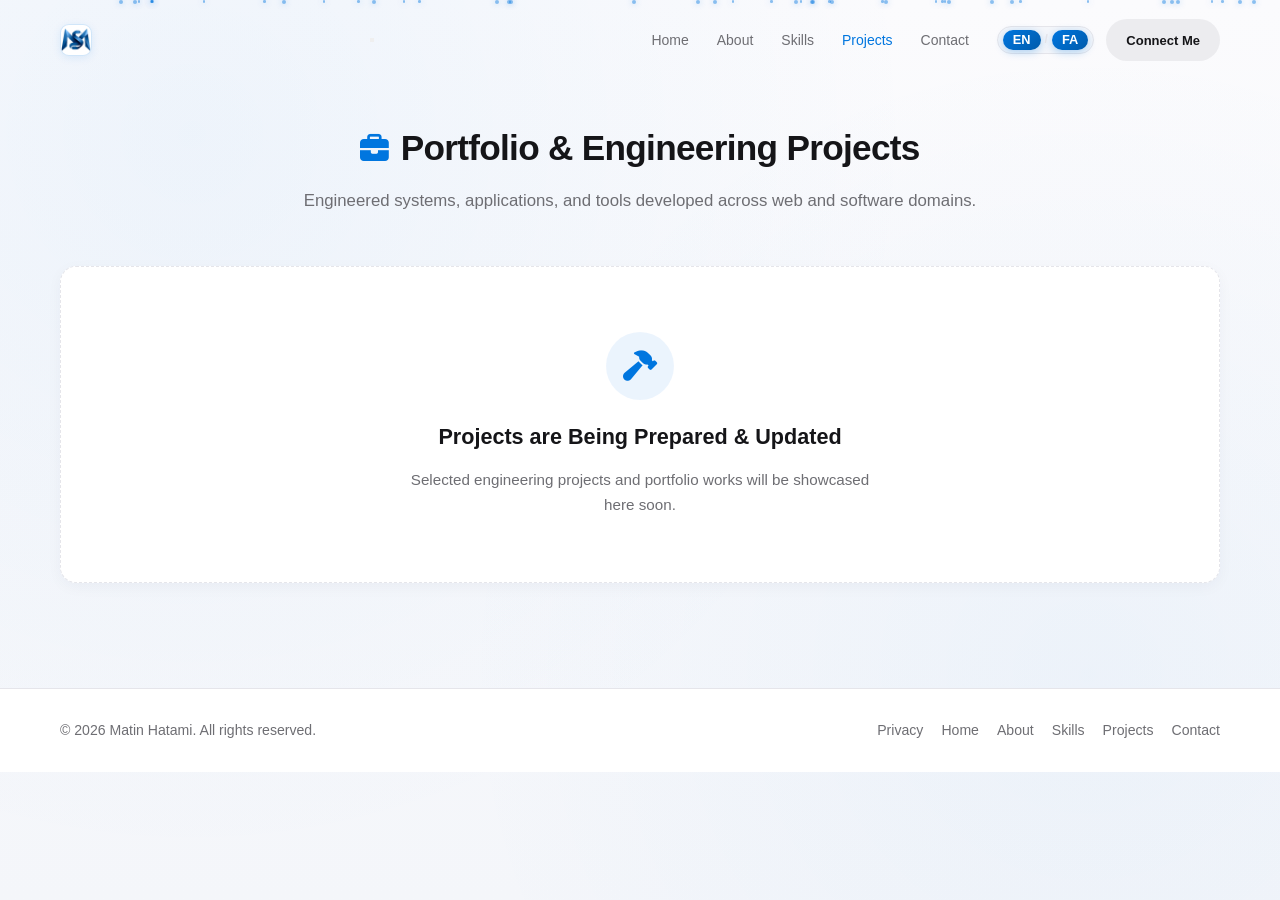
<file: projects.html>
<!DOCTYPE html>
<html lang="en" dir="ltr">
  <head>
    <meta charset="UTF-8" />
    <meta name="viewport" content="width=device-width, initial-scale=1.0" />
    <title>Projects — Matin Hatami | Software Engineer</title>
    <meta
      name="description"
      content="Selected engineering projects and portfolio works by Matin Hatami — Software Engineer and Web Developer."
    />
    <meta
      name="keywords"
      content="Matin Hatami Projects, Software Engineer Portfolio, Web Projects, Python Projects, Django Projects"
    />
    <meta name="author" content="Matin Hatami" />
    <meta name="robots" content="index, follow, max-image-preview:large, max-snippet:-1, max-video-preview:-1" />

    <!-- Geo Location Meta Tags -->
    <meta name="geo.region" content="IR" />
    <meta name="geo.placename" content="Iran" />
    <meta name="geo.position" content="35.6892;51.3890" />
    <meta name="ICBM" content="35.6892, 51.3890" />

    <!-- Open Graph / Social Media -->
    <meta property="og:type" content="website" />
    <meta property="og:locale" content="en_US" />
    <meta property="og:site_name" content="Matin Hatami" />
    <meta property="og:title" content="Projects — Matin Hatami" />
    <meta property="og:description" content="Selected engineering projects and portfolio works by Matin Hatami." />
    <meta property="og:image" content="images/logo.png" />

    <!-- Twitter Card -->
    <meta name="twitter:card" content="summary_large_image" />
    <meta name="twitter:title" content="Projects — Matin Hatami" />
    <meta name="twitter:description" content="Selected engineering projects and portfolio works by Matin Hatami." />
    <meta name="twitter:image" content="images/logo.png" />

    <!-- Favicon -->
    <link rel="icon" type="image/png" href="images/logo.png" />
    <link rel="apple-touch-icon" href="images/logo.png" />

    <!-- Canonical & Alternates -->
    <link rel="canonical" href="https://matinhatami.ir/projects.html" />
    <link rel="alternate" hreflang="en" href="https://matinhatami.ir/projects.html" />
    <link rel="alternate" hreflang="fa" href="https://matinhatami.ir/fa/projects.html" />

    <!-- Styles & Fonts -->
    <link rel="stylesheet" href="css/style.css" />
    <link
      rel="stylesheet"
      href="https://cdnjs.cloudflare.com/ajax/libs/font-awesome/6.4.0/css/all.min.css"
    />

    <!-- Structured Data (JSON-LD) -->
    <script type="application/ld+json">
    {
      "@context": "https://schema.org",
      "@type": "CollectionPage",
      "name": "Projects — Matin Hatami",
      "author": {
        "@type": "Person",
        "name": "Matin Hatami"
      }
    }
    </script>
  </head>
  <body>
    <!-- Background & Rising Particles (Disappear at top) -->
    <div class="background-container">
      <div class="background-overlay"></div>
      <div class="particles" id="particles"></div>
    </div>

    <!-- Header Navigation -->
    <header class="site-header">
      <div class="header-inner">
        <a href="index.html" class="header-logo">
          <img src="images/logo.png" alt="Matin Hatami" class="site-logo-img" />
          <span>Matin Hatami</span>
        </a>

        <nav class="header-nav" id="headerNav">
          <a href="index.html" class="nav-link"><i class="fas fa-home"></i> Home</a>
          <a href="about.html" class="nav-link"><i class="fas fa-user"></i> About</a>
          <a href="skills.html" class="nav-link"><i class="fas fa-laptop-code"></i> Skills</a>
          <a href="projects.html" class="nav-link active"><i class="fas fa-briefcase"></i> Projects</a>
          <a href="contact.html" class="nav-link"><i class="fas fa-envelope"></i> Contact</a>
        </nav>

        <div class="header-actions">
          <div class="lang-switch-group">
            <span class="lang-opt active">EN</span>
            <span class="lang-sep">/</span>
            <a href="fa/projects.html" class="lang-opt" title="تغییر به زبان فارسی">FA</a>
          </div>
          <button class="nav-cta-btn open-modal">
            <i class="fas fa-paper-plane"></i> Connect
          </button>
          <div class="mobile-menu-toggle" id="mobileToggle" aria-label="Open mobile menu">
            <span></span>
            <span></span>
            <span></span>
          </div>
        </div>
      </div>
    </header>

    <main class="container">
      <div style="padding: 20px 0;">
        <div style="text-align: center; max-width: 760px; margin: 0 auto 30px auto;">
          <h1 class="section-title">
            <i class="fas fa-briefcase"></i> Portfolio &amp; Engineering Projects
          </h1>
          <p class="section-subtitle">
            Engineered systems, applications, and tools developed across web and software domains.
          </p>
        </div>

        <!-- Projects Grid Container -->
        <div class="projects-grid" id="projectsGrid">
          <div class="coming-soon-card">
            <div class="coming-soon-icon"><i class="fas fa-hammer"></i></div>
            <h2>Projects are Being Prepared &amp; Updated</h2>
            <p>Selected engineering projects and portfolio works will be showcased here soon.</p>
          </div>
        </div>
      </div>
    </main>

    <!-- Footer -->
    <footer class="site-footer">
      <div class="container footer-inner">
        <p class="footer-copy">© 2026 Matin Hatami. All rights reserved.</p>
        <div class="footer-links">
          <a href="privacy.html">Privacy</a>
          <a href="index.html">Home</a>
          <a href="about.html">About</a>
          <a href="skills.html">Skills</a>
          <a href="projects.html">Projects</a>
          <a href="contact.html">Contact</a>
        </div>
      </div>
    </footer>

    <!-- Connect Modal -->
    <div
      class="modal-backdrop"
      id="connectModal"
      role="dialog"
      aria-modal="true"
      aria-hidden="true"
    >
      <div class="connect-modal">
        <button class="modal-close" aria-label="Close window">×</button>
        <h2>Select a <span class="gradient-text">Communication Channel</span></h2>
        <div class="connect-list">
          <a
            href="https://t.me/MATINDGM"
            class="channel-btn"
            target="_blank"
            rel="noreferrer"
          >
            <div class="channel-icon telegram"><i class="fab fa-telegram-plane"></i></div>
            <div class="channel-text">
              <strong>Telegram</strong>
              <small>@MATINDGM</small>
            </div>
          </a>

          <a
            href="https://wa.me/989929954318"
            class="channel-btn"
            target="_blank"
            rel="noreferrer"
          >
            <div class="channel-icon whatsapp"><i class="fab fa-whatsapp"></i></div>
            <div class="channel-text">
              <strong>WhatsApp</strong>
              <small>+98 9929954318</small>
            </div>
          </a>

          <a
            href="https://ble.ir/09929954318"
            class="channel-btn"
            target="_blank"
            rel="noreferrer"
          >
            <div class="channel-icon bale">
              <svg viewBox="0 0 24 24" width="20" height="20" fill="currentColor">
                <path d="M12 2C6.477 2 2 6.477 2 12c0 2.237.737 4.305 1.986 5.975L2.62 21.38a.8.8 0 00.998.998l3.407-1.365A9.957 9.957 0 0012 22c5.523 0 10-4.477 10-10S17.523 2 12 2zm1 14.25c-2.347 0-4.25-1.903-4.25-4.25S10.653 7.75 13 7.75c1.42 0 2.68.7 3.45 1.77l-1.63 1.05A2.32 2.32 0 0013 9.75c-1.243 0-2.25 1.007-2.25 2.25s1.007 2.25 2.25 2.25c.87 0 1.62-.49 1.99-1.21h-1.99v-1.74h4.15c.06.31.1.63.1.95 0 2.209-1.903 4-4.25 4z"/>
              </svg>
            </div>
            <div class="channel-text">
              <strong>Bale Messenger</strong>
              <small>09929954318</small>
            </div>
          </a>

          <a href="mailto:matinhatami98@gmail.com" class="channel-btn">
            <div class="channel-icon email"><i class="fas fa-envelope"></i></div>
            <div class="channel-text">
              <strong>Email</strong>
              <small>matinhatami98@gmail.com</small>
            </div>
          </a>
        </div>
      </div>
    </div>

    <script src="js/script.js"></script>
  </body>
</html>
</file>
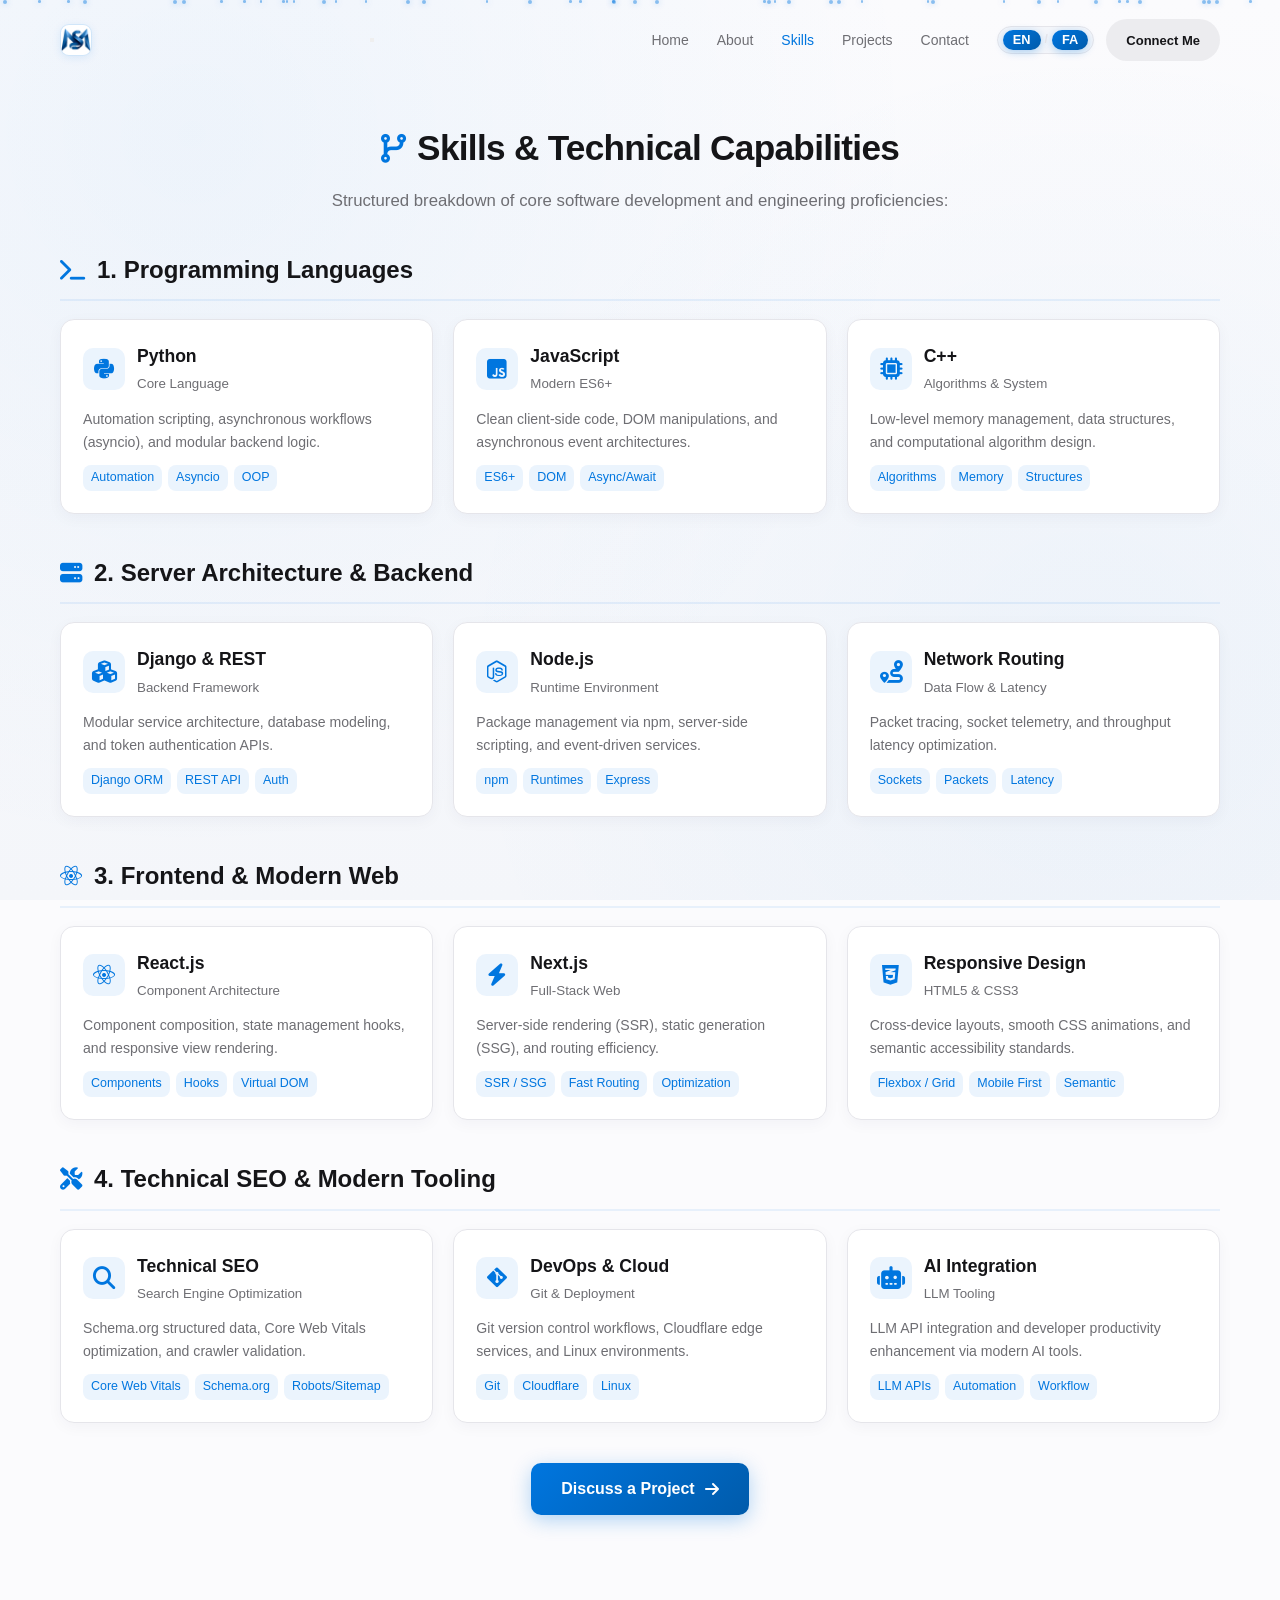
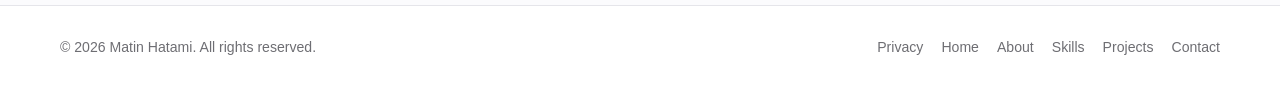
<file: skills.html>
<!DOCTYPE html>
<html lang="en" dir="ltr">
  <head>
    <meta charset="UTF-8" />
    <meta name="viewport" content="width=device-width, initial-scale=1.0" />
    <title>Skills &amp; Technologies — Matin Hatami | Software Engineer</title>
    <meta
      name="description"
      content="Overview of technical skills and competencies of Matin Hatami — Python, Django, React, Next.js, Node.js, Routing, and Technical SEO."
    />
    <meta
      name="keywords"
      content="Matin Hatami Skills, Python Developer, Django, React, Next.js, Technical SEO, Web Development"
    />
    <meta name="author" content="Matin Hatami" />
    <meta name="robots" content="index, follow, max-image-preview:large, max-snippet:-1, max-video-preview:-1" />

    <!-- Geo Location Meta Tags -->
    <meta name="geo.region" content="IR" />
    <meta name="geo.placename" content="Iran" />
    <meta name="geo.position" content="35.6892;51.3890" />
    <meta name="ICBM" content="35.6892, 51.3890" />

    <!-- Open Graph / Social Media -->
    <meta property="og:type" content="website" />
    <meta property="og:locale" content="en_US" />
    <meta property="og:site_name" content="Matin Hatami" />
    <meta property="og:title" content="Skills &amp; Technologies — Matin Hatami" />
    <meta property="og:description" content="Technical proficiencies and engineering tools utilized by Matin Hatami." />
    <meta property="og:image" content="images/logo.png" />

    <!-- Twitter Card -->
    <meta name="twitter:card" content="summary_large_image" />
    <meta name="twitter:title" content="Skills &amp; Technologies — Matin Hatami" />
    <meta name="twitter:description" content="Technical proficiencies and engineering tools utilized by Matin Hatami." />
    <meta name="twitter:image" content="images/logo.png" />

    <!-- Favicon -->
    <link rel="icon" type="image/png" href="images/logo.png" />
    <link rel="apple-touch-icon" href="images/logo.png" />

    <!-- Canonical & Alternates -->
    <link rel="canonical" href="https://matinhatami.ir/skills.html" />
    <link rel="alternate" hreflang="en" href="https://matinhatami.ir/skills.html" />
    <link rel="alternate" hreflang="fa" href="https://matinhatami.ir/fa/skills.html" />

    <!-- Styles & Fonts -->
    <link rel="stylesheet" href="css/style.css" />
    <link
      rel="stylesheet"
      href="https://cdnjs.cloudflare.com/ajax/libs/font-awesome/6.4.0/css/all.min.css"
    />

    <!-- Structured Data (JSON-LD) -->
    <script type="application/ld+json">
    {
      "@context": "https://schema.org",
      "@type": "ProfilePage",
      "mainEntity": {
        "@type": "Person",
        "name": "Matin Hatami",
        "knowsAbout": [
          "Python", "Django", "React", "Next.js", "Node.js", "C++",
          "Technical SEO", "Network Routing", "RESTful APIs", "Git"
        ]
      }
    }
    </script>
  </head>
  <body>
    <!-- Background & Rising Particles (Disappear at top) -->
    <div class="background-container">
      <div class="background-overlay"></div>
      <div class="particles" id="particles"></div>
    </div>

    <!-- Header Navigation -->
    <header class="site-header">
      <div class="header-inner">
        <a href="index.html" class="header-logo">
          <img src="images/logo.png" alt="Matin Hatami" class="site-logo-img" />
          <span>Matin Hatami</span>
        </a>

        <nav class="header-nav" id="headerNav">
          <a href="index.html" class="nav-link"><i class="fas fa-home"></i> Home</a>
          <a href="about.html" class="nav-link"><i class="fas fa-user"></i> About</a>
          <a href="skills.html" class="nav-link active"><i class="fas fa-laptop-code"></i> Skills</a>
          <a href="projects.html" class="nav-link"><i class="fas fa-briefcase"></i> Projects</a>
          <a href="contact.html" class="nav-link"><i class="fas fa-envelope"></i> Contact</a>
        </nav>

        <div class="header-actions">
          <div class="lang-switch-group">
            <span class="lang-opt active">EN</span>
            <span class="lang-sep">/</span>
            <a href="fa/skills.html" class="lang-opt" title="تغییر به زبان فارسی">FA</a>
          </div>
          <button class="nav-cta-btn open-modal">
            <i class="fas fa-paper-plane"></i> Connect
          </button>
          <div class="mobile-menu-toggle" id="mobileToggle" aria-label="Open mobile menu">
            <span></span>
            <span></span>
            <span></span>
          </div>
        </div>
      </div>
    </header>

    <main class="container">
      <div style="padding: 20px 0;">
        <div style="text-align: center; max-width: 760px; margin: 0 auto 30px auto;">
          <h1 class="section-title">
            <i class="fas fa-code-branch"></i> Skills &amp; Technical Capabilities
          </h1>
          <p class="section-subtitle">
            Structured breakdown of core software development and engineering proficiencies:
          </p>
        </div>

        <!-- Category 1: Programming Languages -->
        <section class="skills-category-group">
          <h2 class="skills-category-title">
            <i class="fas fa-terminal"></i> 1. Programming Languages
          </h2>
          <div class="skill-cards-grid">
            <!-- Python -->
            <div class="skill-card">
              <div class="skill-card-top">
                <div class="skill-card-header">
                  <div class="skill-icon"><i class="fab fa-python"></i></div>
                  <div>
                    <h3 class="skill-title">Python</h3>
                    <small style="color: var(--text-muted);">Core Language</small>
                  </div>
                </div>
              </div>
              <p class="skill-desc">
                Automation scripting, asynchronous workflows (asyncio), and modular backend logic.
              </p>
              <div class="step-tags" style="margin-top: 12px;">
                <span>Automation</span>
                <span>Asyncio</span>
                <span>OOP</span>
              </div>
            </div>

            <!-- JavaScript -->
            <div class="skill-card">
              <div class="skill-card-top">
                <div class="skill-card-header">
                  <div class="skill-icon"><i class="fab fa-js-square"></i></div>
                  <div>
                    <h3 class="skill-title">JavaScript</h3>
                    <small style="color: var(--text-muted);">Modern ES6+</small>
                  </div>
                </div>
              </div>
              <p class="skill-desc">
                Clean client-side code, DOM manipulations, and asynchronous event architectures.
              </p>
              <div class="step-tags" style="margin-top: 12px;">
                <span>ES6+</span>
                <span>DOM</span>
                <span>Async/Await</span>
              </div>
            </div>

            <!-- C++ -->
            <div class="skill-card">
              <div class="skill-card-top">
                <div class="skill-card-header">
                  <div class="skill-icon"><i class="fas fa-microchip"></i></div>
                  <div>
                    <h3 class="skill-title">C++</h3>
                    <small style="color: var(--text-muted);">Algorithms &amp; System</small>
                  </div>
                </div>
              </div>
              <p class="skill-desc">
                Low-level memory management, data structures, and computational algorithm design.
              </p>
              <div class="step-tags" style="margin-top: 12px;">
                <span>Algorithms</span>
                <span>Memory</span>
                <span>Structures</span>
              </div>
            </div>
          </div>
        </section>

        <!-- Category 2: Server Architecture & Backend -->
        <section class="skills-category-group">
          <h2 class="skills-category-title">
            <i class="fas fa-server"></i> 2. Server Architecture &amp; Backend
          </h2>
          <div class="skill-cards-grid">
            <!-- Django -->
            <div class="skill-card">
              <div class="skill-card-top">
                <div class="skill-card-header">
                  <div class="skill-icon"><i class="fas fa-cubes"></i></div>
                  <div>
                    <h3 class="skill-title">Django &amp; REST</h3>
                    <small style="color: var(--text-muted);">Backend Framework</small>
                  </div>
                </div>
              </div>
              <p class="skill-desc">
                Modular service architecture, database modeling, and token authentication APIs.
              </p>
              <div class="step-tags" style="margin-top: 12px;">
                <span>Django ORM</span>
                <span>REST API</span>
                <span>Auth</span>
              </div>
            </div>

            <!-- Node.js -->
            <div class="skill-card">
              <div class="skill-card-top">
                <div class="skill-card-header">
                  <div class="skill-icon"><i class="fab fa-node-js"></i></div>
                  <div>
                    <h3 class="skill-title">Node.js</h3>
                    <small style="color: var(--text-muted);">Runtime Environment</small>
                  </div>
                </div>
              </div>
              <p class="skill-desc">
                Package management via npm, server-side scripting, and event-driven services.
              </p>
              <div class="step-tags" style="margin-top: 12px;">
                <span>npm</span>
                <span>Runtimes</span>
                <span>Express</span>
              </div>
            </div>

            <!-- Route & Networking -->
            <div class="skill-card">
              <div class="skill-card-top">
                <div class="skill-card-header">
                  <div class="skill-icon"><i class="fas fa-route"></i></div>
                  <div>
                    <h3 class="skill-title">Network Routing</h3>
                    <small style="color: var(--text-muted);">Data Flow &amp; Latency</small>
                  </div>
                </div>
              </div>
              <p class="skill-desc">
                Packet tracing, socket telemetry, and throughput latency optimization.
              </p>
              <div class="step-tags" style="margin-top: 12px;">
                <span>Sockets</span>
                <span>Packets</span>
                <span>Latency</span>
              </div>
            </div>
          </div>
        </section>

        <!-- Category 3: Frontend & Modern Web -->
        <section class="skills-category-group">
          <h2 class="skills-category-title">
            <i class="fab fa-react"></i> 3. Frontend &amp; Modern Web
          </h2>
          <div class="skill-cards-grid">
            <!-- React -->
            <div class="skill-card">
              <div class="skill-card-top">
                <div class="skill-card-header">
                  <div class="skill-icon"><i class="fab fa-react"></i></div>
                  <div>
                    <h3 class="skill-title">React.js</h3>
                    <small style="color: var(--text-muted);">Component Architecture</small>
                  </div>
                </div>
              </div>
              <p class="skill-desc">
                Component composition, state management hooks, and responsive view rendering.
              </p>
              <div class="step-tags" style="margin-top: 12px;">
                <span>Components</span>
                <span>Hooks</span>
                <span>Virtual DOM</span>
              </div>
            </div>

            <!-- Next.js -->
            <div class="skill-card">
              <div class="skill-card-top">
                <div class="skill-card-header">
                  <div class="skill-icon"><i class="fas fa-bolt"></i></div>
                  <div>
                    <h3 class="skill-title">Next.js</h3>
                    <small style="color: var(--text-muted);">Full-Stack Web</small>
                  </div>
                </div>
              </div>
              <p class="skill-desc">
                Server-side rendering (SSR), static generation (SSG), and routing efficiency.
              </p>
              <div class="step-tags" style="margin-top: 12px;">
                <span>SSR / SSG</span>
                <span>Fast Routing</span>
                <span>Optimization</span>
              </div>
            </div>

            <!-- Responsive Design -->
            <div class="skill-card">
              <div class="skill-card-top">
                <div class="skill-card-header">
                  <div class="skill-icon"><i class="fab fa-css3-alt"></i></div>
                  <div>
                    <h3 class="skill-title">Responsive Design</h3>
                    <small style="color: var(--text-muted);">HTML5 &amp; CSS3</small>
                  </div>
                </div>
              </div>
              <p class="skill-desc">
                Cross-device layouts, smooth CSS animations, and semantic accessibility standards.
              </p>
              <div class="step-tags" style="margin-top: 12px;">
                <span>Flexbox / Grid</span>
                <span>Mobile First</span>
                <span>Semantic</span>
              </div>
            </div>
          </div>
        </section>

        <!-- Category 4: Technical SEO & Tooling -->
        <section class="skills-category-group">
          <h2 class="skills-category-title">
            <i class="fas fa-tools"></i> 4. Technical SEO &amp; Modern Tooling
          </h2>
          <div class="skill-cards-grid">
            <!-- SEO -->
            <div class="skill-card">
              <div class="skill-card-top">
                <div class="skill-card-header">
                  <div class="skill-icon"><i class="fas fa-search"></i></div>
                  <div>
                    <h3 class="skill-title">Technical SEO</h3>
                    <small style="color: var(--text-muted);">Search Engine Optimization</small>
                  </div>
                </div>
              </div>
              <p class="skill-desc">
                Schema.org structured data, Core Web Vitals optimization, and crawler validation.
              </p>
              <div class="step-tags" style="margin-top: 12px;">
                <span>Core Web Vitals</span>
                <span>Schema.org</span>
                <span>Robots/Sitemap</span>
              </div>
            </div>

            <!-- DevOps & Tools -->
            <div class="skill-card">
              <div class="skill-card-top">
                <div class="skill-card-header">
                  <div class="skill-icon"><i class="fab fa-git-alt"></i></div>
                  <div>
                    <h3 class="skill-title">DevOps &amp; Cloud</h3>
                    <small style="color: var(--text-muted);">Git &amp; Deployment</small>
                  </div>
                </div>
              </div>
              <p class="skill-desc">
                Git version control workflows, Cloudflare edge services, and Linux environments.
              </p>
              <div class="step-tags" style="margin-top: 12px;">
                <span>Git</span>
                <span>Cloudflare</span>
                <span>Linux</span>
              </div>
            </div>

            <!-- AI Tools -->
            <div class="skill-card">
              <div class="skill-card-top">
                <div class="skill-card-header">
                  <div class="skill-icon"><i class="fas fa-robot"></i></div>
                  <div>
                    <h3 class="skill-title">AI Integration</h3>
                    <small style="color: var(--text-muted);">LLM Tooling</small>
                  </div>
                </div>
              </div>
              <p class="skill-desc">
                LLM API integration and developer productivity enhancement via modern AI tools.
              </p>
              <div class="step-tags" style="margin-top: 12px;">
                <span>LLM APIs</span>
                <span>Automation</span>
                <span>Workflow</span>
              </div>
            </div>
          </div>
        </section>

        <div style="text-align: center; margin-top: 30px;">
          <a href="contact.html" class="cta-button">
            <span>Discuss a Project</span>
            <i class="fas fa-arrow-right"></i>
          </a>
        </div>
      </div>
    </main>

    <!-- Footer -->
    <footer class="site-footer">
      <div class="container footer-inner">
        <p class="footer-copy">© 2026 Matin Hatami. All rights reserved.</p>
        <div class="footer-links">
          <a href="privacy.html">Privacy</a>
          <a href="index.html">Home</a>
          <a href="about.html">About</a>
          <a href="skills.html">Skills</a>
          <a href="projects.html">Projects</a>
          <a href="contact.html">Contact</a>
        </div>
      </div>
    </footer>

    <!-- Connect Modal -->
    <div
      class="modal-backdrop"
      id="connectModal"
      role="dialog"
      aria-modal="true"
      aria-hidden="true"
    >
      <div class="connect-modal">
        <button class="modal-close" aria-label="Close window">×</button>
        <h2>Select a <span class="gradient-text">Communication Channel</span></h2>
        <div class="connect-list">
          <a
            href="https://t.me/MATINDGM"
            class="channel-btn"
            target="_blank"
            rel="noreferrer"
          >
            <div class="channel-icon telegram"><i class="fab fa-telegram-plane"></i></div>
            <div class="channel-text">
              <strong>Telegram</strong>
              <small>@MATINDGM</small>
            </div>
          </a>

          <a
            href="https://wa.me/989929954318"
            class="channel-btn"
            target="_blank"
            rel="noreferrer"
          >
            <div class="channel-icon whatsapp"><i class="fab fa-whatsapp"></i></div>
            <div class="channel-text">
              <strong>WhatsApp</strong>
              <small>+98 9929954318</small>
            </div>
          </a>

          <a
            href="https://ble.ir/09929954318"
            class="channel-btn"
            target="_blank"
            rel="noreferrer"
          >
            <div class="channel-icon bale">
              <svg viewBox="0 0 24 24" width="20" height="20" fill="currentColor">
                <path d="M12 2C6.477 2 2 6.477 2 12c0 2.237.737 4.305 1.986 5.975L2.62 21.38a.8.8 0 00.998.998l3.407-1.365A9.957 9.957 0 0012 22c5.523 0 10-4.477 10-10S17.523 2 12 2zm1 14.25c-2.347 0-4.25-1.903-4.25-4.25S10.653 7.75 13 7.75c1.42 0 2.68.7 3.45 1.77l-1.63 1.05A2.32 2.32 0 0013 9.75c-1.243 0-2.25 1.007-2.25 2.25s1.007 2.25 2.25 2.25c.87 0 1.62-.49 1.99-1.21h-1.99v-1.74h4.15c.06.31.1.63.1.95 0 2.209-1.903 4-4.25 4z"/>
              </svg>
            </div>
            <div class="channel-text">
              <strong>Bale Messenger</strong>
              <small>09929954318</small>
            </div>
          </a>

          <a href="mailto:matinhatami98@gmail.com" class="channel-btn">
            <div class="channel-icon email"><i class="fas fa-envelope"></i></div>
            <div class="channel-text">
              <strong>Email</strong>
              <small>matinhatami98@gmail.com</small>
            </div>
          </a>
        </div>
      </div>
    </div>

    <script src="js/script.js"></script>
  </body>
</html>
</file>
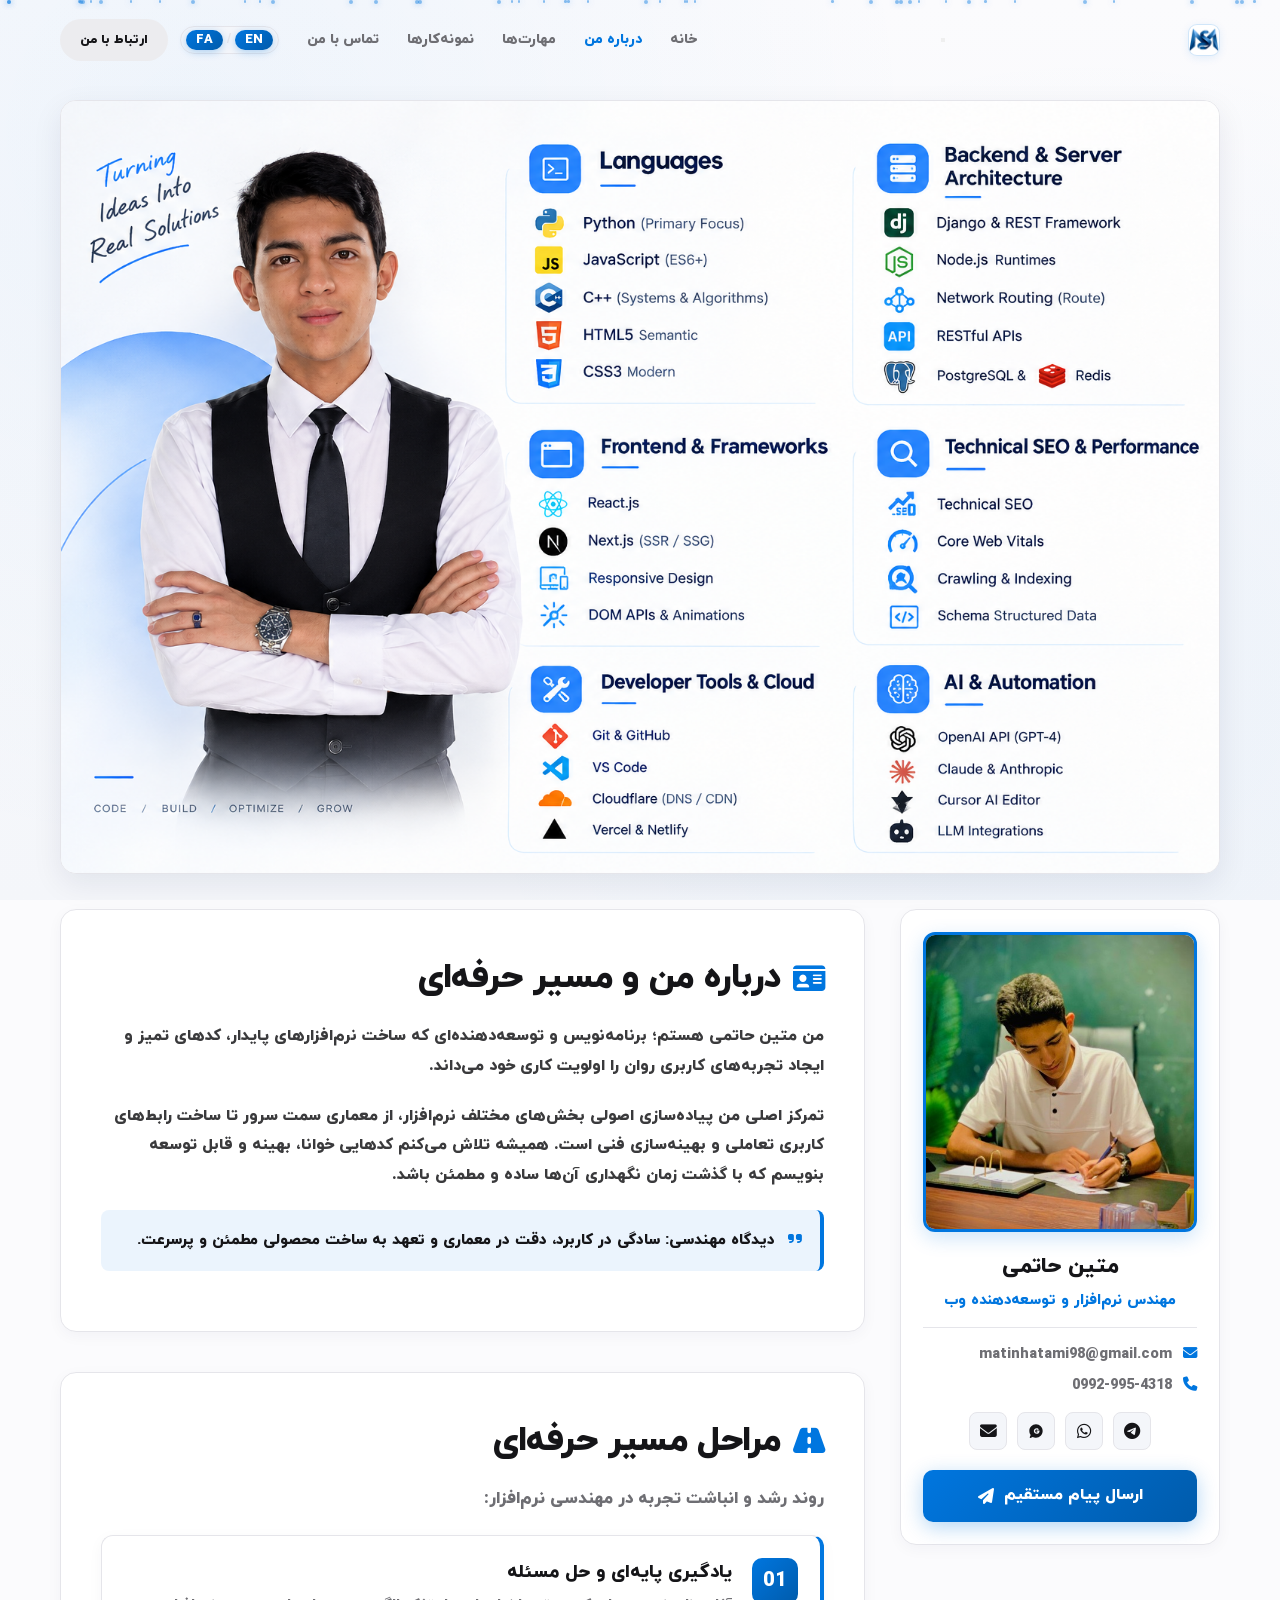
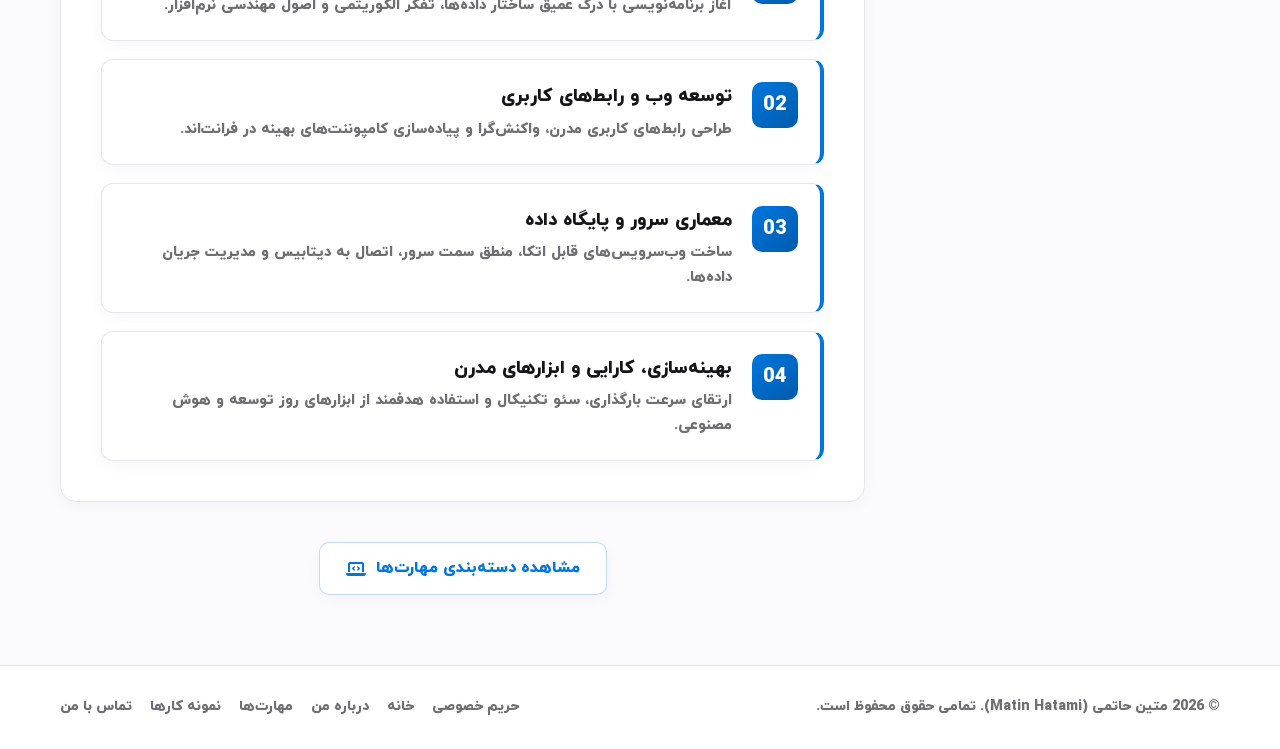
<file: fa/about.html>
<!DOCTYPE html>
<html lang="fa" dir="rtl">
  <head>
    <meta charset="UTF-8" />
    <meta name="viewport" content="width=device-width, initial-scale=1.0" />
    <title>درباره من — متین حاتمی | Matin Hatami</title>
    <meta
      name="description"
      content="درباره متین حاتمی — مسیر یادگیری، تجارب، دیدگاه مهندسی و ارزش‌های کاری در توسعه نرم‌افزار و مهندسی وب."
    />
    <meta
      name="keywords"
      content="متین حاتمی, درباره متین حاتمی, بیوگرافی متین حاتمی, مهندس وب, برنامه نویس پایتون, توسعه دهنده فول استک"
    />
    <meta name="author" content="متین حاتمی (Matin Hatami)" />
    <meta name="robots" content="index, follow, max-image-preview:large, max-snippet:-1, max-video-preview:-1" />

    <!-- Geo Location Meta Tags -->
    <meta name="geo.region" content="IR" />
    <meta name="geo.placename" content="Iran" />
    <meta name="geo.position" content="35.6892;51.3890" />
    <meta name="ICBM" content="35.6892, 51.3890" />

    <!-- Open Graph / Social Media -->
    <meta property="og:type" content="profile" />
    <meta property="og:locale" content="fa_IR" />
    <meta property="og:site_name" content="متین حاتمی | Matin Hatami" />
    <meta property="og:title" content="درباره من — متین حاتمی" />
    <meta property="og:description" content="آشنایی با دیدگاه‌های مهندسی و مسیر حرفه‌ای متین حاتمی در توسعه وب و نرم‌افزار." />
    <meta property="og:image" content="../images/logo.png" />

    <!-- Twitter Card -->
    <meta name="twitter:card" content="summary_large_image" />
    <meta name="twitter:title" content="درباره من — متین حاتمی" />
    <meta name="twitter:description" content="آشنایی با دیدگاه‌های مهندسی و مسیر حرفه‌ای متین حاتمی در توسعه وب و نرم‌افزار." />
    <meta name="twitter:image" content="../images/logo.png" />

    <!-- Favicon -->
    <link rel="icon" type="image/png" href="../images/logo.png" />
    <link rel="apple-touch-icon" href="../images/logo.png" />

    <!-- Canonical & Alternates -->
    <link rel="canonical" href="https://matinhatami.ir/fa/about.html" />
    <link rel="alternate" hreflang="fa" href="https://matinhatami.ir/fa/about.html" />
    <link rel="alternate" hreflang="en" href="https://matinhatami.ir/about.html" />

    <!-- Styles & Fonts -->
    <link rel="stylesheet" href="../css/style.css" />
    <link
      rel="stylesheet"
      href="https://cdnjs.cloudflare.com/ajax/libs/font-awesome/6.4.0/css/all.min.css"
    />

    <!-- Structured Data (JSON-LD) -->
    <script type="application/ld+json">
    {
      "@context": "https://schema.org",
      "@type": "ProfilePage",
      "mainEntity": {
        "@type": "Person",
        "name": "متین حاتمی",
        "alternateName": "Matin Hatami",
        "jobTitle": "توسعه‌دهنده نرم‌افزار و مهندس وب",
        "image": "images/matin-photo.jpg",
        "telephone": "+989929954318",
        "email": "matinhatami98@gmail.com",
        "sameAs": [
          "https://t.me/MATINDGM",
          "https://wa.me/989929954318",
          "https://ble.ir/09929954318"
        ]
      }
    }
    </script>
  </head>
  <body>
    <!-- Background & Rising Particles (Disappear at top) -->
    <div class="background-container">
      <div class="background-overlay"></div>
      <div class="particles" id="particles"></div>
    </div>

    <!-- Header Navigation -->
    <header class="site-header">
      <div class="header-inner">
        <a href="index.html" class="header-logo">
          <img src="../images/logo.png" alt="متین حاتمی" class="site-logo-img" />
          <span>متین حاتمی</span>
        </a>

        <nav class="header-nav" id="headerNav">
          <a href="index.html" class="nav-link"><i class="fas fa-home"></i> خانه</a>
          <a href="about.html" class="nav-link active"><i class="fas fa-user"></i> درباره من</a>
          <a href="skills.html" class="nav-link"><i class="fas fa-laptop-code"></i> مهارت‌ها</a>
          <a href="projects.html" class="nav-link"><i class="fas fa-briefcase"></i> نمونه کارها</a>
          <a href="contact.html" class="nav-link"><i class="fas fa-envelope"></i> تماس با من</a>
        </nav>

        <div class="header-actions">
          <div class="lang-switch-group">
            <a href="../about.html" class="lang-opt" title="Switch to English">EN</a>
            <span class="lang-sep">/</span>
            <span class="lang-opt active">FA</span>
          </div>
          <button class="nav-cta-btn open-modal">
            <i class="fas fa-paper-plane"></i> ارتباط
          </button>
          <div class="mobile-menu-toggle" id="mobileToggle" aria-label="منوی موبایل">
            <span></span>
            <span></span>
            <span></span>
          </div>
        </div>
      </div>
    </header>

    <main class="container">
      <!-- About Banner (Full dimensions, no text) -->
      <div class="about-banner">
        <img
          src="../images/me-about.png"
          alt="متین حاتمی"
          class="about-banner-img"
        />
      </div>

      <!-- Main About Content Layout -->
      <div class="about-grid">
        <!-- Photo and Profile Card (No address, no GitHub) -->
        <aside class="about-photo-card">
          <div class="about-photo-wrapper">
            <img src="../images/matin-photo.jpg" alt="متین حاتمی - Matin Hatami" />
          </div>
          <h3>متین حاتمی</h3>
          <p class="role-title">مهندس نرم‌افزار و توسعه‌دهنده وب</p>

          <div style="font-size: 0.9rem; color: var(--text-muted); text-align: right; margin-top: 15px; border-top: 1px solid var(--border-color); padding-top: 15px;">
            <p style="margin-bottom: 8px;"><i class="fas fa-envelope" style="color: var(--accent-blue); width: 20px;"></i> matinhatami98@gmail.com</p>
            <p style="margin-bottom: 8px;"><i class="fas fa-phone" style="color: var(--accent-blue); width: 20px;"></i> 0992-995-4318</p>
          </div>

          <div class="social-links">
            <a href="https://t.me/MATINDGM" target="_blank" rel="nofollow noopener noreferrer" title="Telegram"><i class="fab fa-telegram-plane"></i></a>
            <a href="https://wa.me/989929954318" target="_blank" rel="nofollow noopener noreferrer" title="WhatsApp"><i class="fab fa-whatsapp"></i></a>
            <a href="https://ble.ir/09929954318" target="_blank" rel="nofollow noopener noreferrer" title="Bale">
              <svg viewBox="0 0 24 24" width="16" height="16" fill="currentColor" style="vertical-align: middle;">
                <path d="M12 2C6.477 2 2 6.477 2 12c0 2.237.737 4.305 1.986 5.975L2.62 21.38a.8.8 0 00.998.998l3.407-1.365A9.957 9.957 0 0012 22c5.523 0 10-4.477 10-10S17.523 2 12 2zm1 14.25c-2.347 0-4.25-1.903-4.25-4.25S10.653 7.75 13 7.75c1.42 0 2.68.7 3.45 1.77l-1.63 1.05A2.32 2.32 0 0013 9.75c-1.243 0-2.25 1.007-2.25 2.25s1.007 2.25 2.25 2.25c.87 0 1.62-.49 1.99-1.21h-1.99v-1.74h4.15c.06.31.1.63.1.95 0 2.209-1.903 4-4.25 4z"/>
              </svg>
            </a>
            <a href="mailto:matinhatami98@gmail.com" title="Email"><i class="fas fa-envelope"></i></a>
          </div>

          <div style="margin-top: 20px;">
            <a href="contact.html" class="cta-button" style="width: 100%; justify-content: center;">
              <span>ارسال پیام مستقیم</span>
              <i class="fas fa-paper-plane"></i>
            </a>
          </div>
        </aside>

        <!-- Biography and Engineering Progression -->
        <section class="about-details">
          <!-- Bio Intro -->
          <div class="content-section">
            <h2 class="section-title" style="justify-content: flex-start;">
              <i class="fas fa-id-card"></i> درباره من و مسیر حرفه‌ای
            </h2>
            <p class="about-bio-text">
              من <strong>متین حاتمی</strong> هستم؛ برنامه‌نویس و توسعه‌دهنده‌ای که ساخت نرم‌افزارهای پایدار، کدهای تمیز و ایجاد تجربه‌های کاربری روان را اولویت کاری خود می‌داند.
            </p>
            <p class="about-bio-text">
              تمرکز اصلی من پیاده‌سازی اصولی بخش‌های مختلف نرم‌افزار، از معماری سمت سرور تا ساخت رابط‌های کاربری تعاملی و بهینه‌سازی فنی است. همیشه تلاش می‌کنم کدهایی خوانا، بهینه و قابل توسعه بنویسم که با گذشت زمان نگهداری آن‌ها ساده و مطمئن باشد.
            </p>

            <div class="highlight-box">
              <i class="fas fa-quote-right" style="color: var(--accent-blue); margin-left: 8px;"></i>
              <strong>دیدگاه مهندسی:</strong> سادگی در کاربرد، دقت در معماری و تعهد به ساخت محصولی مطمئن و پرسرعت.
            </div>
          </div>

          <!-- Journey / Progression Steps (Crisp & professional) -->
          <div class="content-section" style="margin-top: 30px;">
            <h2 class="section-title" style="justify-content: flex-start;">
              <i class="fas fa-road"></i> مراحل مسیر حرفه‌ای
            </h2>
            <p class="section-subtitle" style="text-align: right; margin: 0 0 20px 0;">
              روند رشد و انباشت تجربه در مهندسی نرم‌افزار:
            </p>

            <div class="journey-steps">
              <!-- Step 1 -->
              <div class="step-card">
                <div class="step-number">01</div>
                <div class="step-content">
                  <h3>یادگیری پایه‌ای و حل مسئله</h3>
                  <p>
                    آغاز برنامه‌نویسی با درک عمیق ساختار داده‌ها، تفکر الگوریتمی و اصول مهندسی نرم‌افزار.
                  </p>
                </div>
              </div>

              <!-- Step 2 -->
              <div class="step-card">
                <div class="step-number">02</div>
                <div class="step-content">
                  <h3>توسعه وب و رابط‌های کاربری</h3>
                  <p>
                    طراحی رابط‌های کاربری مدرن، واکنش‌گرا و پیاده‌سازی کامپوننت‌های بهینه در فرانت‌اند.
                  </p>
                </div>
              </div>

              <!-- Step 3 -->
              <div class="step-card">
                <div class="step-number">03</div>
                <div class="step-content">
                  <h3>معماری سرور و پایگاه داده</h3>
                  <p>
                    ساخت وب‌سرویس‌های قابل اتکا، منطق سمت سرور، اتصال به دیتابیس و مدیریت جریان داده‌ها.
                  </p>
                </div>
              </div>

              <!-- Step 4 -->
              <div class="step-card">
                <div class="step-number">04</div>
                <div class="step-content">
                  <h3>بهینه‌سازی، کارایی و ابزارهای مدرن</h3>
                  <p>
                    ارتقای سرعت بارگذاری، سئو تکنیکال و استفاده هدفمند از ابزارهای روز توسعه و هوش مصنوعی.
                  </p>
                </div>
              </div>
            </div>
          </div>

          <div style="margin-top: 25px; text-align: center;">
            <a href="skills.html" class="secondary-button">
              <span>مشاهده دسته‌بندی مهارت‌ها</span>
              <i class="fas fa-laptop-code"></i>
            </a>
          </div>
        </section>
      </div>
    </main>

    <!-- Footer -->
    <footer class="site-footer">
      <div class="container footer-inner">
        <p class="footer-copy">© 2026 متین حاتمی (Matin Hatami). تمامی حقوق محفوظ است.</p>
        <div class="footer-links">
          <a href="privacy.html">حریم خصوصی</a>
          <a href="index.html">خانه</a>
          <a href="about.html">درباره من</a>
          <a href="skills.html">مهارت‌ها</a>
          <a href="projects.html">نمونه کارها</a>
          <a href="contact.html">تماس با من</a>
        </div>
      </div>
    </footer>

    <!-- Connect Modal -->
    <div
      class="modal-backdrop"
      id="connectModal"
      role="dialog"
      aria-modal="true"
      aria-hidden="true"
    >
      <div class="connect-modal">
        <button class="modal-close" aria-label="بستن پنجره">×</button>
        <h2>کانال ارتباطی مورد نظرتان را <span class="gradient-text">انتخاب کنید</span></h2>
        <div class="connect-list">
          <a
            href="https://t.me/MATINDGM"
            class="channel-btn"
            target="_blank"
            rel="noreferrer"
          >
            <div class="channel-icon telegram"><i class="fab fa-telegram-plane"></i></div>
            <div class="channel-text">
              <strong>تلگرام (Telegram)</strong>
              <small>@MATINDGM</small>
            </div>
          </a>

          <a
            href="https://wa.me/989929954318"
            class="channel-btn"
            target="_blank"
            rel="noreferrer"
          >
            <div class="channel-icon whatsapp"><i class="fab fa-whatsapp"></i></div>
            <div class="channel-text">
              <strong>واتس‌اپ (WhatsApp)</strong>
              <small>+98 9929954318</small>
            </div>
          </a>

          <a
            href="https://ble.ir/09929954318"
            class="channel-btn"
            target="_blank"
            rel="noreferrer"
          >
            <div class="channel-icon bale">
              <svg viewBox="0 0 24 24" width="20" height="20" fill="currentColor">
                <path d="M12 2C6.477 2 2 6.477 2 12c0 2.237.737 4.305 1.986 5.975L2.62 21.38a.8.8 0 00.998.998l3.407-1.365A9.957 9.957 0 0012 22c5.523 0 10-4.477 10-10S17.523 2 12 2zm1 14.25c-2.347 0-4.25-1.903-4.25-4.25S10.653 7.75 13 7.75c1.42 0 2.68.7 3.45 1.77l-1.63 1.05A2.32 2.32 0 0013 9.75c-1.243 0-2.25 1.007-2.25 2.25s1.007 2.25 2.25 2.25c.87 0 1.62-.49 1.99-1.21h-1.99v-1.74h4.15c.06.31.1.63.1.95 0 2.209-1.903 4-4.25 4z"/>
              </svg>
            </div>
            <div class="channel-text">
              <strong>بله (Bale)</strong>
              <small>09929954318</small>
            </div>
          </a>

          <a href="mailto:matinhatami98@gmail.com" class="channel-btn">
            <div class="channel-icon email"><i class="fas fa-envelope"></i></div>
            <div class="channel-text">
              <strong>ایمیل (Email)</strong>
              <small>matinhatami98@gmail.com</small>
            </div>
          </a>
        </div>
      </div>
    </div>

    <script src="../js/script.js"></script>
  </body>
</html>
</file>
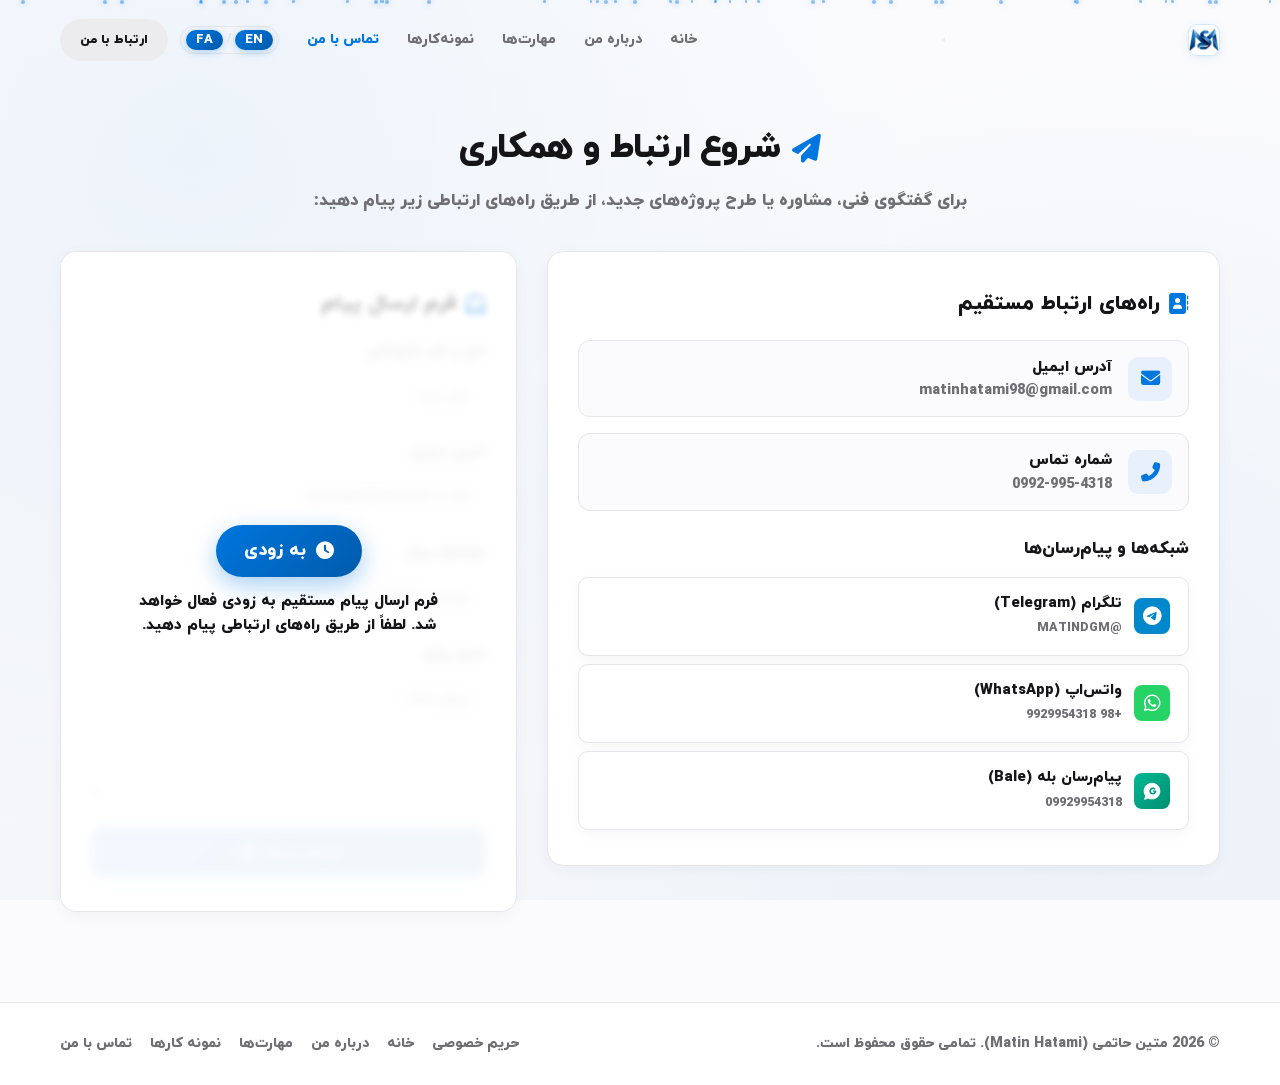
<file: fa/contact.html>
<!DOCTYPE html>
<html lang="fa" dir="rtl">
  <head>
    <meta charset="UTF-8" />
    <meta name="viewport" content="width=device-width, initial-scale=1.0" />
    <title>تماس با من — متین حاتمی | Matin Hatami</title>
    <meta
      name="description"
      content="راه‌های ارتباط مستقیم با متین حاتمی — توسعه‌دهنده نرم‌افزار و مهندس وب. ارتباط سریع از طریق تلگرام، واتس‌اپ، پیام‌رسان بله و ایمیل."
    />
    <meta
      name="keywords"
      content="تماس با متین حاتمی, ارتباط با متین حاتمی, تلگرام متین حاتمی, واتساپ متین حاتمی, بله متین حاتمی, ایمیل متین حاتمی"
    />
    <meta name="author" content="متین حاتمی (Matin Hatami)" />
    <meta name="robots" content="index, follow, max-image-preview:large, max-snippet:-1, max-video-preview:-1" />

    <!-- Geo Location Meta Tags -->
    <meta name="geo.region" content="IR" />
    <meta name="geo.placename" content="Iran" />
    <meta name="geo.position" content="35.6892;51.3890" />
    <meta name="ICBM" content="35.6892, 51.3890" />

    <!-- Open Graph / Social Media -->
    <meta property="og:type" content="profile" />
    <meta property="og:locale" content="fa_IR" />
    <meta property="og:site_name" content="متین حاتمی | Matin Hatami" />
    <meta property="og:title" content="تماس با من — متین حاتمی" />
    <meta property="og:description" content="راه‌های ارتباط مستقیم با متین حاتمی در تلگرام، واتس‌اپ، بله و ایمیل." />
    <meta property="og:image" content="../images/logo.png" />

    <!-- Twitter Card -->
    <meta name="twitter:card" content="summary_large_image" />
    <meta name="twitter:title" content="تماس با من — متین حاتمی" />
    <meta name="twitter:description" content="راه‌های ارتباط مستقیم با متین حاتمی در تلگرام، واتس‌اپ، بله و ایمیل." />
    <meta name="twitter:image" content="../images/logo.png" />

    <!-- Favicon -->
    <link rel="icon" type="image/png" href="../images/logo.png" />
    <link rel="apple-touch-icon" href="../images/logo.png" />

    <!-- Canonical & Alternates -->
    <link rel="canonical" href="https://matinhatami.ir/fa/contact.html" />
    <link rel="alternate" hreflang="fa" href="https://matinhatami.ir/fa/contact.html" />
    <link rel="alternate" hreflang="en" href="https://matinhatami.ir/contact.html" />

    <!-- Styles & Fonts -->
    <link rel="stylesheet" href="../css/style.css" />
    <link
      rel="stylesheet"
      href="https://cdnjs.cloudflare.com/ajax/libs/font-awesome/6.4.0/css/all.min.css"
    />

    <!-- Structured Data (JSON-LD) -->
    <script type="application/ld+json">
    {
      "@context": "https://schema.org",
      "@type": "ContactPage",
      "mainEntity": {
        "@type": "Person",
        "name": "متین حاتمی",
        "alternateName": "Matin Hatami",
        "telephone": "+989929954318",
        "email": "matinhatami98@gmail.com",
        "sameAs": [
          "https://t.me/MATINDGM",
          "https://wa.me/989929954318",
          "https://ble.ir/09929954318"
        ]
      }
    }
    </script>
  </head>
  <body>
    <!-- Background & Rising Particles (Disappear at top) -->
    <div class="background-container">
      <div class="background-overlay"></div>
      <div class="particles" id="particles"></div>
    </div>

    <!-- Header Navigation -->
    <header class="site-header">
      <div class="header-inner">
        <a href="index.html" class="header-logo">
          <img src="../images/logo.png" alt="متین حاتمی" class="site-logo-img" />
          <span>متین حاتمی</span>
        </a>

        <nav class="header-nav" id="headerNav">
          <a href="index.html" class="nav-link"><i class="fas fa-home"></i> خانه</a>
          <a href="about.html" class="nav-link"><i class="fas fa-user"></i> درباره من</a>
          <a href="skills.html" class="nav-link"><i class="fas fa-laptop-code"></i> مهارت‌ها</a>
          <a href="projects.html" class="nav-link"><i class="fas fa-briefcase"></i> نمونه کارها</a>
          <a href="contact.html" class="nav-link active"><i class="fas fa-envelope"></i> تماس با من</a>
        </nav>

        <div class="header-actions">
          <div class="lang-switch-group">
            <a href="../contact.html" class="lang-opt" title="Switch to English">EN</a>
            <span class="lang-sep">/</span>
            <span class="lang-opt active">FA</span>
          </div>
          <button class="nav-cta-btn open-modal">
            <i class="fas fa-paper-plane"></i> ارتباط
          </button>
          <div class="mobile-menu-toggle" id="mobileToggle" aria-label="منوی موبایل">
            <span></span>
            <span></span>
            <span></span>
          </div>
        </div>
      </div>
    </header>

    <main class="container">
      <div style="padding: 20px 0;">
        <h1 class="section-title">
          <i class="fas fa-paper-plane"></i> شروع ارتباط و همکاری
        </h1>
        <p class="section-subtitle">
          برای گفتگوی فنی، مشاوره یا طرح پروژه‌های جدید، از طریق راه‌های ارتباطی زیر پیام دهید:
        </p>

        <div class="contact-grid">
          <!-- Right Column (In RTL): Direct Links First -->
          <div class="contact-info-card">
            <h2 style="font-size: 1.3rem; margin-bottom: 20px; color: var(--text-main); display: flex; align-items: center; gap: 8px;">
              <i class="fas fa-address-book" style="color: var(--accent-blue);"></i> راه‌های ارتباط مستقیم
            </h2>

            <div class="contact-items">
              <div class="contact-item">
                <div class="contact-icon-box">
                  <i class="fas fa-envelope"></i>
                </div>
                <div>
                  <h4 style="color: var(--text-main); font-size: 0.95rem;">آدرس ایمیل</h4>
                  <p style="color: var(--text-muted); font-size: 0.9rem;">matinhatami98@gmail.com</p>
                </div>
              </div>

              <div class="contact-item">
                <div class="contact-icon-box">
                  <i class="fas fa-phone-alt"></i>
                </div>
                <div>
                  <h4 style="color: var(--text-main); font-size: 0.95rem;">شماره تماس</h4>
                  <p style="color: var(--text-muted); font-size: 0.9rem;">0992-995-4318</p>
                </div>
              </div>
            </div>

            <div style="margin-top: 25px;">
              <h3 style="font-size: 1.05rem; margin-bottom: 14px; color: var(--text-main);">
                شبکه‌ها و پیام‌رسان‌ها
              </h3>
              <div class="connect-list" style="grid-template-columns: 1fr;">
                <!-- Telegram -->
                <a href="https://t.me/MATINDGM" class="channel-btn" target="_blank" rel="noreferrer">
                  <div class="channel-icon telegram"><i class="fab fa-telegram-plane"></i></div>
                  <div class="channel-text">
                    <strong>تلگرام (Telegram)</strong>
                    <small>@MATINDGM</small>
                  </div>
                </a>

                <!-- WhatsApp -->
                <a href="https://wa.me/989929954318" class="channel-btn" target="_blank" rel="noreferrer">
                  <div class="channel-icon whatsapp"><i class="fab fa-whatsapp"></i></div>
                  <div class="channel-text">
                    <strong>واتس‌اپ (WhatsApp)</strong>
                    <small>+98 9929954318</small>
                  </div>
                </a>

                <!-- Bale -->
                <a href="https://ble.ir/09929954318" class="channel-btn" target="_blank" rel="noreferrer">
                  <div class="channel-icon bale">
                    <svg viewBox="0 0 24 24" width="20" height="20" fill="currentColor">
                      <path d="M12 2C6.477 2 2 6.477 2 12c0 2.237.737 4.305 1.986 5.975L2.62 21.38a.8.8 0 00.998.998l3.407-1.365A9.957 9.957 0 0012 22c5.523 0 10-4.477 10-10S17.523 2 12 2zm1 14.25c-2.347 0-4.25-1.903-4.25-4.25S10.653 7.75 13 7.75c1.42 0 2.68.7 3.45 1.77l-1.63 1.05A2.32 2.32 0 0013 9.75c-1.243 0-2.25 1.007-2.25 2.25s1.007 2.25 2.25 2.25c.87 0 1.62-.49 1.99-1.21h-1.99v-1.74h4.15c.06.31.1.63.1.95 0 2.209-1.903 4-4.25 4z"/>
                    </svg>
                  </div>
                  <div class="channel-text">
                    <strong>پیام‌رسان بله (Bale)</strong>
                    <small>09929954318</small>
                  </div>
                </a>
              </div>
            </div>
          </div>

          <!-- Left Column (In RTL): Blurred Form with 'Coming Soon' -->
          <div class="contact-form-card blurred-state">
            <div class="contact-form-overlay">
              <div class="contact-form-badge">
                <i class="fas fa-clock"></i>
                <span>به زودی</span>
              </div>
              <p>فرم ارسال پیام مستقیم به زودی فعال خواهد شد. لطفاً از طریق راه‌های ارتباطی پیام دهید.</p>
            </div>

            <h2 style="font-size: 1.3rem; margin-bottom: 20px; color: var(--text-main); display: flex; align-items: center; gap: 8px;">
              <i class="fas fa-envelope-open-text" style="color: var(--accent-blue);"></i> فرم ارسال پیام
            </h2>

            <form id="contactForm">
              <div class="form-group">
                <label for="name">نام و نام خانوادگی</label>
                <input
                  type="text"
                  id="name"
                  name="name"
                  disabled
                  placeholder="نام شما"
                />
              </div>

              <div class="form-group">
                <label for="email">آدرس ایمیل</label>
                <input
                  type="email"
                  id="email"
                  name="email"
                  disabled
                  placeholder="example@domain.com"
                />
              </div>

              <div class="form-group">
                <label for="subject">موضوع پیام</label>
                <input
                  type="text"
                  id="subject"
                  name="subject"
                  disabled
                  placeholder="موضوع گفتگو"
                />
              </div>

              <div class="form-group">
                <label for="message">شرح پیام</label>
                <textarea
                  id="message"
                  name="message"
                  rows="4"
                  disabled
                  placeholder="پیام شما..."
                ></textarea>
              </div>

              <button
                type="button"
                class="cta-button"
                disabled
                style="width: 100%; justify-content: center; border: none; opacity: 0.6; cursor: not-allowed;"
              >
                <span>ارسال پیام</span>
                <i class="fas fa-paper-plane"></i>
              </button>
            </form>
          </div>
        </div>
      </div>
    </main>

    <!-- Footer -->
    <footer class="site-footer">
      <div class="container footer-inner">
        <p class="footer-copy">© 2026 متین حاتمی (Matin Hatami). تمامی حقوق محفوظ است.</p>
        <div class="footer-links">
          <a href="privacy.html">حریم خصوصی</a>
          <a href="index.html">خانه</a>
          <a href="about.html">درباره من</a>
          <a href="skills.html">مهارت‌ها</a>
          <a href="projects.html">نمونه کارها</a>
          <a href="contact.html">تماس با من</a>
        </div>
      </div>
    </footer>

    <!-- Connect Modal -->
    <div
      class="modal-backdrop"
      id="connectModal"
      role="dialog"
      aria-modal="true"
      aria-hidden="true"
    >
      <div class="connect-modal">
        <button class="modal-close" aria-label="بستن پنجره">×</button>
        <h2>کانال ارتباطی مورد نظرتان را <span class="gradient-text">انتخاب کنید</span></h2>
        <div class="connect-list">
          <a
            href="https://t.me/MATINDGM"
            class="channel-btn"
            target="_blank"
            rel="noreferrer"
          >
            <div class="channel-icon telegram"><i class="fab fa-telegram-plane"></i></div>
            <div class="channel-text">
              <strong>تلگرام (Telegram)</strong>
              <small>@MATINDGM</small>
            </div>
          </a>

          <a
            href="https://wa.me/989929954318"
            class="channel-btn"
            target="_blank"
            rel="noreferrer"
          >
            <div class="channel-icon whatsapp"><i class="fab fa-whatsapp"></i></div>
            <div class="channel-text">
              <strong>واتس‌اپ (WhatsApp)</strong>
              <small>+98 9929954318</small>
            </div>
          </a>

          <a
            href="https://ble.ir/09929954318"
            class="channel-btn"
            target="_blank"
            rel="noreferrer"
          >
            <div class="channel-icon bale">
              <svg viewBox="0 0 24 24" width="20" height="20" fill="currentColor">
                <path d="M12 2C6.477 2 2 6.477 2 12c0 2.237.737 4.305 1.986 5.975L2.62 21.38a.8.8 0 00.998.998l3.407-1.365A9.957 9.957 0 0012 22c5.523 0 10-4.477 10-10S17.523 2 12 2zm1 14.25c-2.347 0-4.25-1.903-4.25-4.25S10.653 7.75 13 7.75c1.42 0 2.68.7 3.45 1.77l-1.63 1.05A2.32 2.32 0 0013 9.75c-1.243 0-2.25 1.007-2.25 2.25s1.007 2.25 2.25 2.25c.87 0 1.62-.49 1.99-1.21h-1.99v-1.74h4.15c.06.31.1.63.1.95 0 2.209-1.903 4-4.25 4z"/>
              </svg>
            </div>
            <div class="channel-text">
              <strong>بله (Bale)</strong>
              <small>09929954318</small>
            </div>
          </a>

          <a href="mailto:matinhatami98@gmail.com" class="channel-btn">
            <div class="channel-icon email"><i class="fas fa-envelope"></i></div>
            <div class="channel-text">
              <strong>ایمیل (Email)</strong>
              <small>matinhatami98@gmail.com</small>
            </div>
          </a>
        </div>
      </div>
    </div>

    <script src="../js/script.js"></script>
  </body>
</html>
</file>
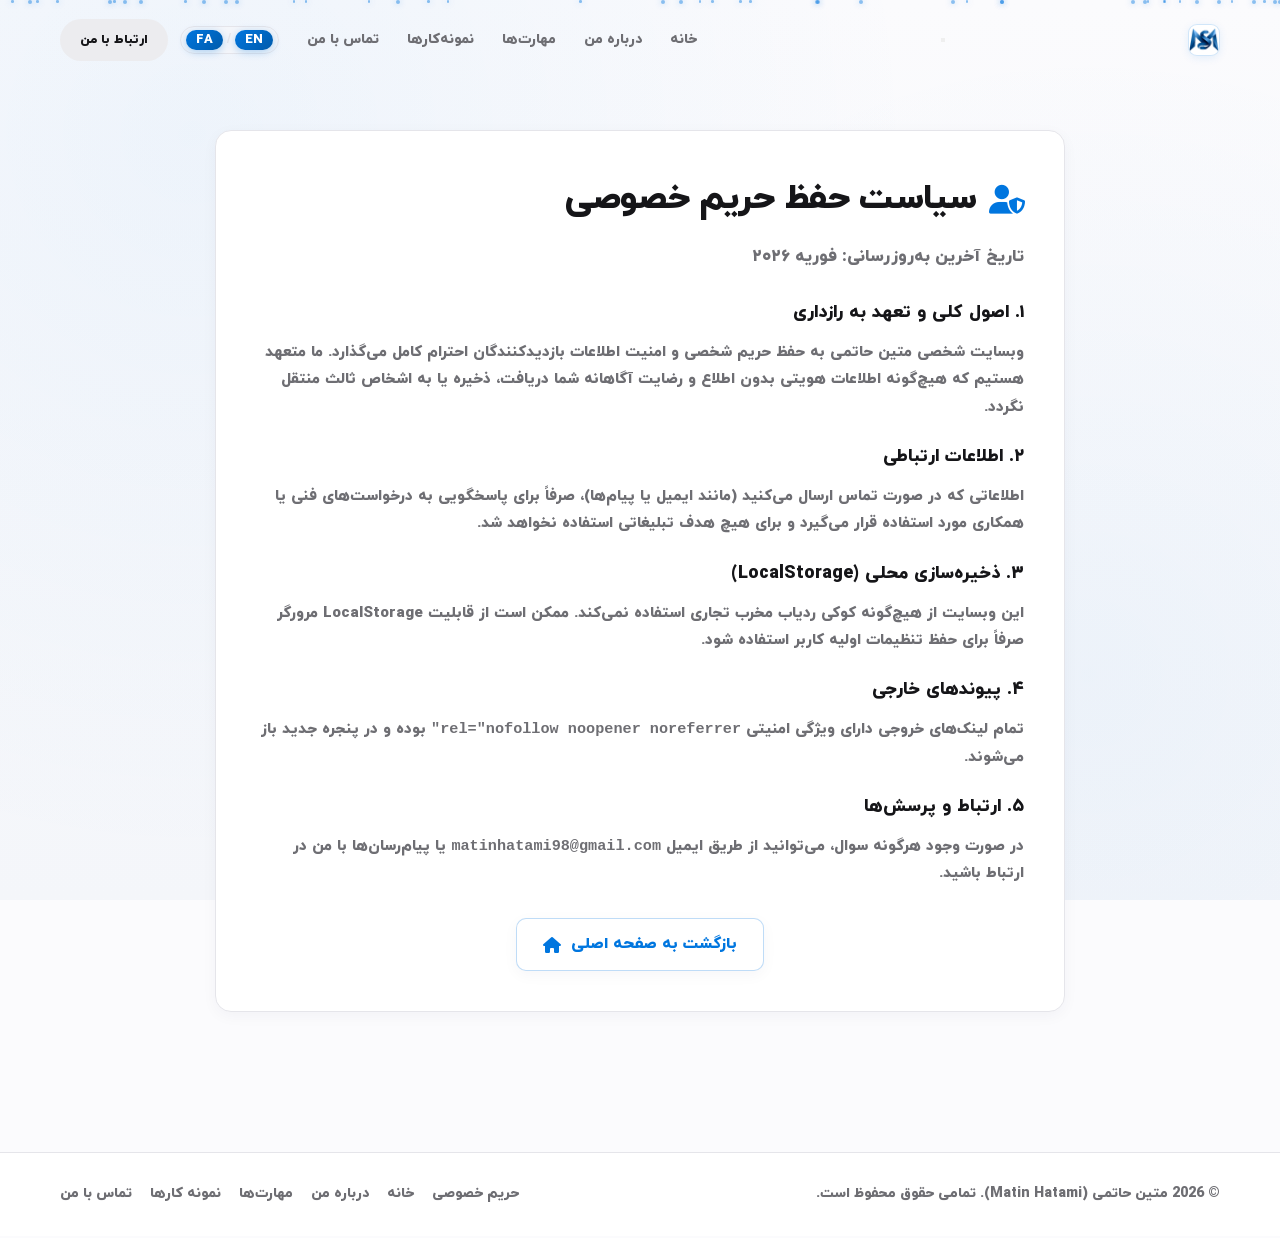
<file: fa/privacy.html>
<!DOCTYPE html>
<html lang="fa" dir="rtl">
  <head>
    <meta charset="UTF-8" />
    <meta name="viewport" content="width=device-width, initial-scale=1.0" />
    <title>سیاست حفظ حریم خصوصی — متین حاتمی | Matin Hatami</title>
    <meta
      name="description"
      content="خط‌مشی رازداری و حفظ حریم خصوصی کاربران وبسایت شخصی متین حاتمی."
    />
    <meta name="author" content="متین حاتمی (Matin Hatami)" />
    <meta name="robots" content="index, follow, max-image-preview:large, max-snippet:-1, max-video-preview:-1" />

    <!-- Geo Location Meta Tags -->
    <meta name="geo.region" content="IR" />
    <meta name="geo.placename" content="Iran" />
    <meta name="geo.position" content="35.6892;51.3890" />
    <meta name="ICBM" content="35.6892, 51.3890" />

    <!-- Favicon -->
    <link rel="icon" type="image/png" href="../images/logo.png" />
    <link rel="apple-touch-icon" href="../images/logo.png" />

    <!-- Canonical & Alternates -->
    <link rel="canonical" href="https://matinhatami.ir/fa/privacy.html" />
    <link rel="alternate" hreflang="fa" href="https://matinhatami.ir/fa/privacy.html" />
    <link rel="alternate" hreflang="en" href="https://matinhatami.ir/privacy.html" />

    <link rel="stylesheet" href="../css/style.css" />
    <link
      rel="stylesheet"
      href="https://cdnjs.cloudflare.com/ajax/libs/font-awesome/6.4.0/css/all.min.css"
    />
  </head>
  <body>
    <!-- Background & Rising Particles (Disappear at top) -->
    <div class="background-container">
      <div class="background-overlay"></div>
      <div class="particles" id="particles"></div>
    </div>

    <!-- Header Navigation -->
    <header class="site-header">
      <div class="header-inner">
        <a href="index.html" class="header-logo">
          <img src="../images/logo.png" alt="متین حاتمی" class="site-logo-img" />
          <span>متین حاتمی</span>
        </a>

        <nav class="header-nav" id="headerNav">
          <a href="index.html" class="nav-link"><i class="fas fa-home"></i> خانه</a>
          <a href="about.html" class="nav-link"><i class="fas fa-user"></i> درباره من</a>
          <a href="skills.html" class="nav-link"><i class="fas fa-laptop-code"></i> مهارت‌ها</a>
          <a href="projects.html" class="nav-link"><i class="fas fa-briefcase"></i> نمونه کارها</a>
          <a href="contact.html" class="nav-link"><i class="fas fa-envelope"></i> تماس با من</a>
        </nav>

        <div class="header-actions">
          <div class="lang-switch-group">
            <a href="../privacy.html" class="lang-opt" title="Switch to English">EN</a>
            <span class="lang-sep">/</span>
            <span class="lang-opt active">FA</span>
          </div>
          <button class="nav-cta-btn open-modal">
            <i class="fas fa-paper-plane"></i> ارتباط
          </button>
          <div class="mobile-menu-toggle" id="mobileToggle" aria-label="منوی موبایل">
            <span></span>
            <span></span>
            <span></span>
          </div>
        </div>
      </div>
    </header>

    <main class="container">
      <div style="padding: 30px 0; max-width: 850px; margin: 0 auto;">
        <div class="content-section">
          <h1 class="section-title" style="justify-content: flex-start;">
            <i class="fas fa-user-shield"></i> سیاست حفظ حریم خصوصی
          </h1>
          <p class="section-subtitle" style="text-align: right; margin: 0 0 25px 0;">
            تاریخ آخرین به‌روزرسانی: فوریه ۲۰۲۶
          </p>

          <div style="color: var(--text-muted); line-height: 1.8; font-size: 0.95rem;">
            <h3 style="color: var(--text-main); margin: 20px 0 10px 0;">۱. اصول کلی و تعهد به رازداری</h3>
            <p>
              وبسایت شخصی <strong>متین حاتمی</strong> به حفظ حریم شخصی و امنیت اطلاعات بازدیدکنندگان احترام کامل می‌گذارد. ما متعهد هستیم که هیچ‌گونه اطلاعات هویتی بدون اطلاع و رضایت آگاهانه شما دریافت، ذخیره یا به اشخاص ثالث منتقل نگردد.
            </p>

            <h3 style="color: var(--text-main); margin: 20px 0 10px 0;">۲. اطلاعات ارتباطی</h3>
            <p>
              اطلاعاتی که در صورت تماس ارسال می‌کنید (مانند ایمیل یا پیام‌ها)، صرفاً برای پاسخگویی به درخواست‌های فنی یا همکاری مورد استفاده قرار می‌گیرد و برای هیچ هدف تبلیغاتی استفاده نخواهد شد.
            </p>

            <h3 style="color: var(--text-main); margin: 20px 0 10px 0;">۳. ذخیره‌سازی محلی (LocalStorage)</h3>
            <p>
              این وبسایت از هیچ‌گونه کوکی ردیاب مخرب تجاری استفاده نمی‌کند. ممکن است از قابلیت LocalStorage مرورگر صرفاً برای حفظ تنظیمات اولیه کاربر استفاده شود.
            </p>

            <h3 style="color: var(--text-main); margin: 20px 0 10px 0;">۴. پیوندهای خارجی</h3>
            <p>
              تمام لینک‌های خروجی دارای ویژگی امنیتی <code>rel="nofollow noopener noreferrer"</code> بوده و در پنجره جدید باز می‌شوند.
            </p>

            <h3 style="color: var(--text-main); margin: 20px 0 10px 0;">۵. ارتباط و پرسش‌ها</h3>
            <p>
              در صورت وجود هرگونه سوال، می‌توانید از طریق ایمیل <code>matinhatami98@gmail.com</code> یا پیام‌رسان‌ها با من در ارتباط باشید.
            </p>
          </div>

          <div style="margin-top: 30px; text-align: center;">
            <a href="index.html" class="secondary-button">
              <span>بازگشت به صفحه اصلی</span>
              <i class="fas fa-home"></i>
            </a>
          </div>
        </div>
      </div>
    </main>

    <!-- Footer -->
    <footer class="site-footer">
      <div class="container footer-inner">
        <p class="footer-copy">© 2026 متین حاتمی (Matin Hatami). تمامی حقوق محفوظ است.</p>
        <div class="footer-links">
          <a href="privacy.html">حریم خصوصی</a>
          <a href="index.html">خانه</a>
          <a href="about.html">درباره من</a>
          <a href="skills.html">مهارت‌ها</a>
          <a href="projects.html">نمونه کارها</a>
          <a href="contact.html">تماس با من</a>
        </div>
      </div>
    </footer>

    <!-- Connect Modal -->
    <div
      class="modal-backdrop"
      id="connectModal"
      role="dialog"
      aria-modal="true"
      aria-hidden="true"
    >
      <div class="connect-modal">
        <button class="modal-close" aria-label="بستن پنجره">×</button>
        <h2>کانال ارتباطی مورد نظرتان را <span class="gradient-text">انتخاب کنید</span></h2>
        <div class="connect-list">
          <a
            href="https://t.me/MATINDGM"
            class="channel-btn"
            target="_blank"
            rel="noreferrer"
          >
            <div class="channel-icon telegram"><i class="fab fa-telegram-plane"></i></div>
            <div class="channel-text">
              <strong>تلگرام (Telegram)</strong>
              <small>@MATINDGM</small>
            </div>
          </a>

          <a
            href="https://wa.me/989929954318"
            class="channel-btn"
            target="_blank"
            rel="noreferrer"
          >
            <div class="channel-icon whatsapp"><i class="fab fa-whatsapp"></i></div>
            <div class="channel-text">
              <strong>واتس‌اپ (WhatsApp)</strong>
              <small>+98 9929954318</small>
            </div>
          </a>

          <a
            href="https://ble.ir/09929954318"
            class="channel-btn"
            target="_blank"
            rel="noreferrer"
          >
            <div class="channel-icon bale">
              <svg viewBox="0 0 24 24" width="20" height="20" fill="currentColor">
                <path d="M12 2C6.477 2 2 6.477 2 12c0 2.237.737 4.305 1.986 5.975L2.62 21.38a.8.8 0 00.998.998l3.407-1.365A9.957 9.957 0 0012 22c5.523 0 10-4.477 10-10S17.523 2 12 2zm1 14.25c-2.347 0-4.25-1.903-4.25-4.25S10.653 7.75 13 7.75c1.42 0 2.68.7 3.45 1.77l-1.63 1.05A2.32 2.32 0 0013 9.75c-1.243 0-2.25 1.007-2.25 2.25s1.007 2.25 2.25 2.25c.87 0 1.62-.49 1.99-1.21h-1.99v-1.74h4.15c.06.31.1.63.1.95 0 2.209-1.903 4-4.25 4z"/>
              </svg>
            </div>
            <div class="channel-text">
              <strong>بله (Bale)</strong>
              <small>09929954318</small>
            </div>
          </a>

          <a href="mailto:matinhatami98@gmail.com" class="channel-btn">
            <div class="channel-icon email"><i class="fas fa-envelope"></i></div>
            <div class="channel-text">
              <strong>ایمیل (Email)</strong>
              <small>matinhatami98@gmail.com</small>
            </div>
          </a>
        </div>
      </div>
    </div>

    <script src="../js/script.js"></script>
  </body>
</html>
</file>
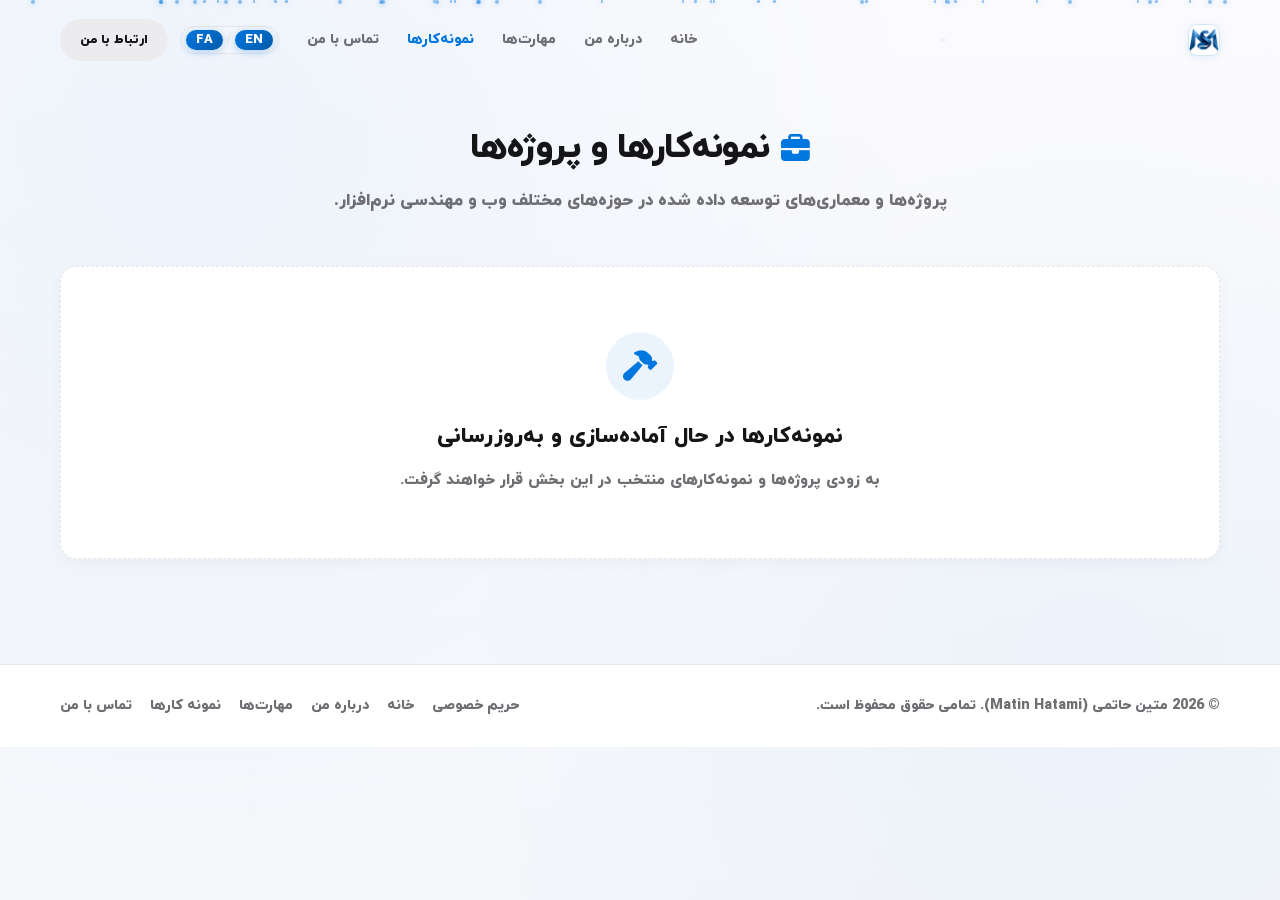
<file: fa/projects.html>
<!DOCTYPE html>
<html lang="fa" dir="rtl">
  <head>
    <meta charset="UTF-8" />
    <meta name="viewport" content="width=device-width, initial-scale=1.0" />
    <title>نمونه‌کارها و پروژه‌ها — متین حاتمی | Matin Hatami</title>
    <meta
      name="description"
      content="نمونه‌کارها و پروژه‌های توسعه داده شده توسط متین حاتمی — توسعه‌دهنده نرم‌افزار و مهندس وب."
    />
    <meta
      name="keywords"
      content="نمونه کار متین حاتمی, پروژه های متین حاتمی, نمونه کار پایتون, نمونه کار جنگو, نمونه کار ری اکت"
    />
    <meta name="author" content="متین حاتمی (Matin Hatami)" />
    <meta name="robots" content="index, follow, max-image-preview:large, max-snippet:-1, max-video-preview:-1" />

    <!-- Geo Location Meta Tags -->
    <meta name="geo.region" content="IR" />
    <meta name="geo.placename" content="Iran" />
    <meta name="geo.position" content="35.6892;51.3890" />
    <meta name="ICBM" content="35.6892, 51.3890" />

    <!-- Open Graph / Social Media -->
    <meta property="og:type" content="website" />
    <meta property="og:locale" content="fa_IR" />
    <meta property="og:site_name" content="متین حاتمی | Matin Hatami" />
    <meta property="og:title" content="نمونه‌کارها — متین حاتمی" />
    <meta property="og:description" content="نمونه‌کارها و پروژه‌های مهندسی متین حاتمی." />
    <meta property="og:image" content="../images/logo.png" />

    <!-- Twitter Card -->
    <meta name="twitter:card" content="summary_large_image" />
    <meta name="twitter:title" content="نمونه‌کارها — متین حاتمی" />
    <meta name="twitter:description" content="نمونه‌کارها و پروژه‌های مهندسی متین حاتمی." />
    <meta name="twitter:image" content="../images/logo.png" />

    <!-- Favicon -->
    <link rel="icon" type="image/png" href="../images/logo.png" />
    <link rel="apple-touch-icon" href="../images/logo.png" />

    <!-- Canonical & Alternates -->
    <link rel="canonical" href="https://matinhatami.ir/fa/projects.html" />
    <link rel="alternate" hreflang="fa" href="https://matinhatami.ir/fa/projects.html" />
    <link rel="alternate" hreflang="en" href="https://matinhatami.ir/projects.html" />

    <!-- Styles & Fonts -->
    <link rel="stylesheet" href="../css/style.css" />
    <link
      rel="stylesheet"
      href="https://cdnjs.cloudflare.com/ajax/libs/font-awesome/6.4.0/css/all.min.css"
    />

    <!-- Structured Data (JSON-LD) -->
    <script type="application/ld+json">
    {
      "@context": "https://schema.org",
      "@type": "CollectionPage",
      "name": "نمونه‌کارها — متین حاتمی",
      "author": {
        "@type": "Person",
        "name": "متین حاتمی",
        "alternateName": "Matin Hatami"
      }
    }
    </script>
  </head>
  <body>
    <!-- Background & Rising Particles (Disappear at top) -->
    <div class="background-container">
      <div class="background-overlay"></div>
      <div class="particles" id="particles"></div>
    </div>

    <!-- Header Navigation -->
    <header class="site-header">
      <div class="header-inner">
        <a href="index.html" class="header-logo">
          <img src="../images/logo.png" alt="متین حاتمی" class="site-logo-img" />
          <span>متین حاتمی</span>
        </a>

        <nav class="header-nav" id="headerNav">
          <a href="index.html" class="nav-link"><i class="fas fa-home"></i> خانه</a>
          <a href="about.html" class="nav-link"><i class="fas fa-user"></i> درباره من</a>
          <a href="skills.html" class="nav-link"><i class="fas fa-laptop-code"></i> مهارت‌ها</a>
          <a href="projects.html" class="nav-link active"><i class="fas fa-briefcase"></i> نمونه کارها</a>
          <a href="contact.html" class="nav-link"><i class="fas fa-envelope"></i> تماس با من</a>
        </nav>

        <div class="header-actions">
          <div class="lang-switch-group">
            <a href="../projects.html" class="lang-opt" title="Switch to English">EN</a>
            <span class="lang-sep">/</span>
            <span class="lang-opt active">FA</span>
          </div>
          <button class="nav-cta-btn open-modal">
            <i class="fas fa-paper-plane"></i> ارتباط
          </button>
          <div class="mobile-menu-toggle" id="mobileToggle" aria-label="منوی موبایل">
            <span></span>
            <span></span>
            <span></span>
          </div>
        </div>
      </div>
    </header>

    <main class="container">
      <div style="padding: 20px 0;">
        <div style="text-align: center; max-width: 760px; margin: 0 auto 30px auto;">
          <h1 class="section-title">
            <i class="fas fa-briefcase"></i> نمونه‌کارها و پروژه‌ها
          </h1>
          <p class="section-subtitle">
            پروژه‌ها و معماری‌های توسعه داده شده در حوزه‌های مختلف وب و مهندسی نرم‌افزار.
          </p>
        </div>

        <!-- Projects Grid Container -->
        <div class="projects-grid" id="projectsGrid">
          <div class="coming-soon-card">
            <div class="coming-soon-icon"><i class="fas fa-hammer"></i></div>
            <h2>نمونه‌کارها در حال آماده‌سازی و به‌روزرسانی</h2>
            <p>به زودی پروژه‌ها و نمونه‌کارهای منتخب در این بخش قرار خواهند گرفت.</p>
          </div>
        </div>
      </div>
    </main>

    <!-- Footer -->
    <footer class="site-footer">
      <div class="container footer-inner">
        <p class="footer-copy">© 2026 متین حاتمی (Matin Hatami). تمامی حقوق محفوظ است.</p>
        <div class="footer-links">
          <a href="privacy.html">حریم خصوصی</a>
          <a href="index.html">خانه</a>
          <a href="about.html">درباره من</a>
          <a href="skills.html">مهارت‌ها</a>
          <a href="projects.html">نمونه کارها</a>
          <a href="contact.html">تماس با من</a>
        </div>
      </div>
    </footer>

    <!-- Connect Modal -->
    <div
      class="modal-backdrop"
      id="connectModal"
      role="dialog"
      aria-modal="true"
      aria-hidden="true"
    >
      <div class="connect-modal">
        <button class="modal-close" aria-label="بستن پنجره">×</button>
        <h2>کانال ارتباطی مورد نظرتان را <span class="gradient-text">انتخاب کنید</span></h2>
        <div class="connect-list">
          <a
            href="https://t.me/MATINDGM"
            class="channel-btn"
            target="_blank"
            rel="noreferrer"
          >
            <div class="channel-icon telegram"><i class="fab fa-telegram-plane"></i></div>
            <div class="channel-text">
              <strong>تلگرام (Telegram)</strong>
              <small>@MATINDGM</small>
            </div>
          </a>

          <a
            href="https://wa.me/989929954318"
            class="channel-btn"
            target="_blank"
            rel="noreferrer"
          >
            <div class="channel-icon whatsapp"><i class="fab fa-whatsapp"></i></div>
            <div class="channel-text">
              <strong>واتس‌اپ (WhatsApp)</strong>
              <small>+98 9929954318</small>
            </div>
          </a>

          <a
            href="https://ble.ir/09929954318"
            class="channel-btn"
            target="_blank"
            rel="noreferrer"
          >
            <div class="channel-icon bale">
              <svg viewBox="0 0 24 24" width="20" height="20" fill="currentColor">
                <path d="M12 2C6.477 2 2 6.477 2 12c0 2.237.737 4.305 1.986 5.975L2.62 21.38a.8.8 0 00.998.998l3.407-1.365A9.957 9.957 0 0012 22c5.523 0 10-4.477 10-10S17.523 2 12 2zm1 14.25c-2.347 0-4.25-1.903-4.25-4.25S10.653 7.75 13 7.75c1.42 0 2.68.7 3.45 1.77l-1.63 1.05A2.32 2.32 0 0013 9.75c-1.243 0-2.25 1.007-2.25 2.25s1.007 2.25 2.25 2.25c.87 0 1.62-.49 1.99-1.21h-1.99v-1.74h4.15c.06.31.1.63.1.95 0 2.209-1.903 4-4.25 4z"/>
              </svg>
            </div>
            <div class="channel-text">
              <strong>بله (Bale)</strong>
              <small>09929954318</small>
            </div>
          </a>

          <a href="mailto:matinhatami98@gmail.com" class="channel-btn">
            <div class="channel-icon email"><i class="fas fa-envelope"></i></div>
            <div class="channel-text">
              <strong>ایمیل (Email)</strong>
              <small>matinhatami98@gmail.com</small>
            </div>
          </a>
        </div>
      </div>
    </div>

    <script src="../js/script.js"></script>
  </body>
</html>
</file>
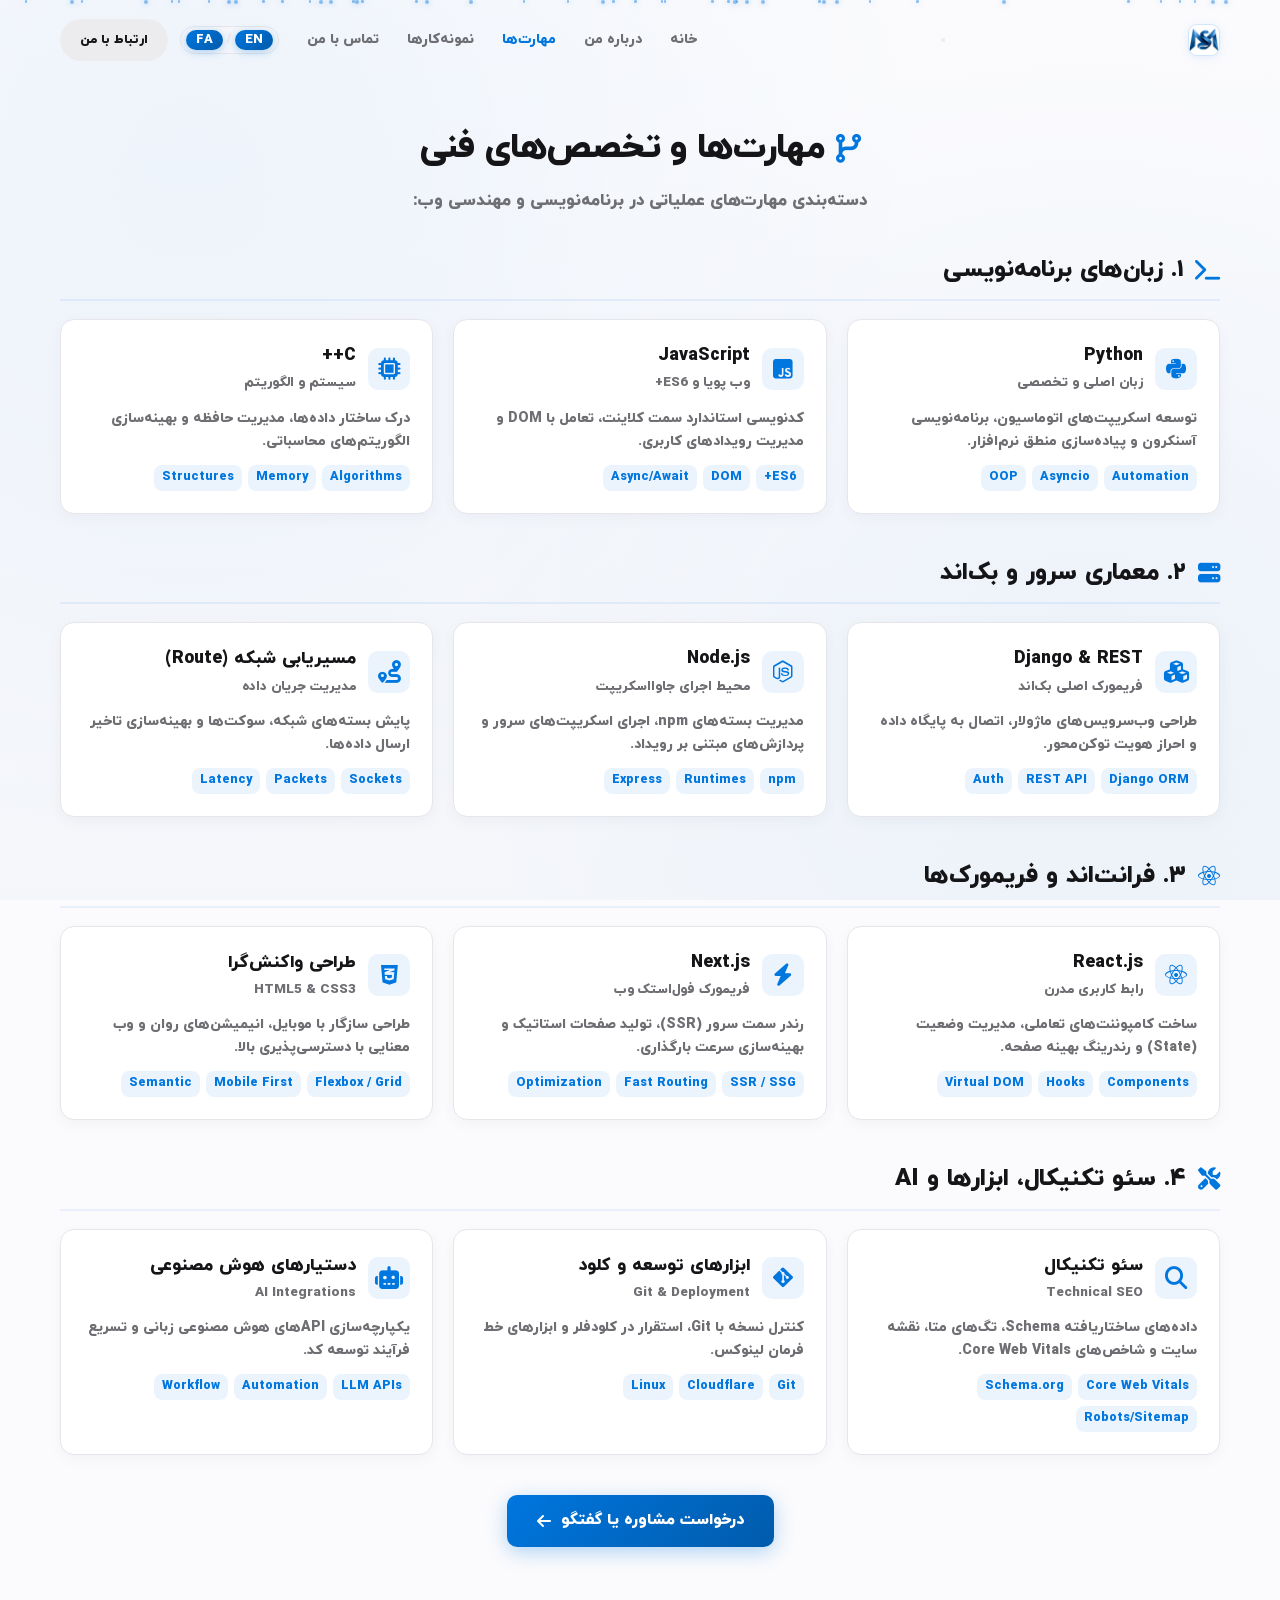
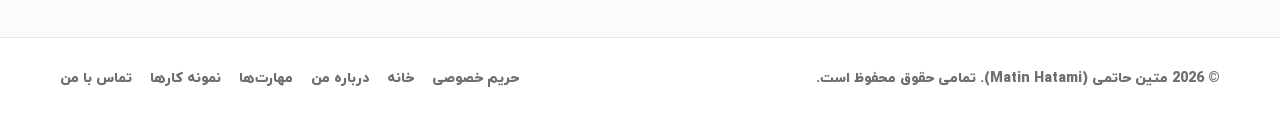
<file: fa/skills.html>
<!DOCTYPE html>
<html lang="fa" dir="rtl">
  <head>
    <meta charset="UTF-8" />
    <meta name="viewport" content="width=device-width, initial-scale=1.0" />
    <title>مهارت‌ها و فناوری‌ها — متین حاتمی | Matin Hatami</title>
    <meta
      name="description"
      content="فهرست مهارت‌ها و تخصص‌های فنی متین حاتمی — برنامه‌نویسی پایتون، توسعه وب با جنگو، ری‌اکت، نکست، روتینگ و سئو تکنیکال."
    />
    <meta
      name="keywords"
      content="مهارت های متین حاتمی, تخصص های متین حاتمی, پایتون, جنگو, ری اکت, نکست جی اس, سئو تکنیکال"
    />
    <meta name="author" content="متین حاتمی (Matin Hatami)" />
    <meta name="robots" content="index, follow, max-image-preview:large, max-snippet:-1, max-video-preview:-1" />

    <!-- Geo Location Meta Tags -->
    <meta name="geo.region" content="IR" />
    <meta name="geo.placename" content="Iran" />
    <meta name="geo.position" content="35.6892;51.3890" />
    <meta name="ICBM" content="35.6892, 51.3890" />

    <!-- Open Graph / Social Media -->
    <meta property="og:type" content="website" />
    <meta property="og:locale" content="fa_IR" />
    <meta property="og:site_name" content="متین حاتمی | Matin Hatami" />
    <meta property="og:title" content="مهارت‌ها و فناوری‌ها — متین حاتمی" />
    <meta property="og:description" content="مرور مهارت‌های برنامه‌نویسی و توسعه وب متین حاتمی." />
    <meta property="og:image" content="../images/logo.png" />

    <!-- Twitter Card -->
    <meta name="twitter:card" content="summary_large_image" />
    <meta name="twitter:title" content="مهارت‌ها و فناوری‌ها — متین حاتمی" />
    <meta name="twitter:description" content="مرور مهارت‌های برنامه‌نویسی و توسعه وب متین حاتمی." />
    <meta name="twitter:image" content="../images/logo.png" />

    <!-- Favicon -->
    <link rel="icon" type="image/png" href="../images/logo.png" />
    <link rel="apple-touch-icon" href="../images/logo.png" />

    <!-- Canonical & Alternates -->
    <link rel="canonical" href="https://matinhatami.ir/fa/skills.html" />
    <link rel="alternate" hreflang="fa" href="https://matinhatami.ir/fa/skills.html" />
    <link rel="alternate" hreflang="en" href="https://matinhatami.ir/skills.html" />

    <!-- Styles & Fonts -->
    <link rel="stylesheet" href="../css/style.css" />
    <link
      rel="stylesheet"
      href="https://cdnjs.cloudflare.com/ajax/libs/font-awesome/6.4.0/css/all.min.css"
    />

    <!-- Structured Data (JSON-LD) -->
    <script type="application/ld+json">
    {
      "@context": "https://schema.org",
      "@type": "ProfilePage",
      "mainEntity": {
        "@type": "Person",
        "name": "متین حاتمی",
        "alternateName": "Matin Hatami",
        "knowsAbout": [
          "Python", "Django", "React", "Next.js", "Node.js", "C++",
          "Technical SEO", "Network Routing", "RESTful APIs", "Git"
        ]
      }
    }
    </script>
  </head>
  <body>
    <!-- Background & Rising Particles (Disappear at top) -->
    <div class="background-container">
      <div class="background-overlay"></div>
      <div class="particles" id="particles"></div>
    </div>

    <!-- Header Navigation -->
    <header class="site-header">
      <div class="header-inner">
        <a href="index.html" class="header-logo">
          <img src="../images/logo.png" alt="متین حاتمی" class="site-logo-img" />
          <span>متین حاتمی</span>
        </a>

        <nav class="header-nav" id="headerNav">
          <a href="index.html" class="nav-link"><i class="fas fa-home"></i> خانه</a>
          <a href="about.html" class="nav-link"><i class="fas fa-user"></i> درباره من</a>
          <a href="skills.html" class="nav-link active"><i class="fas fa-laptop-code"></i> مهارت‌ها</a>
          <a href="projects.html" class="nav-link"><i class="fas fa-briefcase"></i> نمونه کارها</a>
          <a href="contact.html" class="nav-link"><i class="fas fa-envelope"></i> تماس با من</a>
        </nav>

        <div class="header-actions">
          <div class="lang-switch-group">
            <a href="../skills.html" class="lang-opt" title="Switch to English">EN</a>
            <span class="lang-sep">/</span>
            <span class="lang-opt active">FA</span>
          </div>
          <button class="nav-cta-btn open-modal">
            <i class="fas fa-paper-plane"></i> ارتباط
          </button>
          <div class="mobile-menu-toggle" id="mobileToggle" aria-label="منوی موبایل">
            <span></span>
            <span></span>
            <span></span>
          </div>
        </div>
      </div>
    </header>

    <main class="container">
      <div style="padding: 20px 0;">
        <div style="text-align: center; max-width: 760px; margin: 0 auto 30px auto;">
          <h1 class="section-title">
            <i class="fas fa-code-branch"></i> مهارت‌ها و تخصص‌های فنی
          </h1>
          <p class="section-subtitle">
            دسته‌بندی مهارت‌های عملیاتی در برنامه‌نویسی و مهندسی وب:
          </p>
        </div>

        <!-- Category 1: زبان‌های برنامه‌نویسی -->
        <section class="skills-category-group">
          <h2 class="skills-category-title">
            <i class="fas fa-terminal"></i> ۱. زبان‌های برنامه‌نویسی
          </h2>
          <div class="skill-cards-grid">
            <!-- Python -->
            <div class="skill-card">
              <div class="skill-card-top">
                <div class="skill-card-header">
                  <div class="skill-icon"><i class="fab fa-python"></i></div>
                  <div>
                    <h3 class="skill-title">Python</h3>
                    <small style="color: var(--text-muted);">زبان اصلی و تخصصی</small>
                  </div>
                </div>
              </div>
              <p class="skill-desc">
                توسعه اسکریپت‌های اتوماسیون، برنامه‌نویسی آسنکرون و پیاده‌سازی منطق نرم‌افزار.
              </p>
              <div class="step-tags" style="margin-top: 12px;">
                <span>Automation</span>
                <span>Asyncio</span>
                <span>OOP</span>
              </div>
            </div>

            <!-- JavaScript -->
            <div class="skill-card">
              <div class="skill-card-top">
                <div class="skill-card-header">
                  <div class="skill-icon"><i class="fab fa-js-square"></i></div>
                  <div>
                    <h3 class="skill-title">JavaScript</h3>
                    <small style="color: var(--text-muted);">وب پویا و ES6+</small>
                  </div>
                </div>
              </div>
              <p class="skill-desc">
                کدنویسی استاندارد سمت کلاینت، تعامل با DOM و مدیریت رویدادهای کاربری.
              </p>
              <div class="step-tags" style="margin-top: 12px;">
                <span>ES6+</span>
                <span>DOM</span>
                <span>Async/Await</span>
              </div>
            </div>

            <!-- C++ -->
            <div class="skill-card">
              <div class="skill-card-top">
                <div class="skill-card-header">
                  <div class="skill-icon"><i class="fas fa-microchip"></i></div>
                  <div>
                    <h3 class="skill-title">C++</h3>
                    <small style="color: var(--text-muted);">سیستم و الگوریتم</small>
                  </div>
                </div>
              </div>
              <p class="skill-desc">
                درک ساختار داده‌ها، مدیریت حافظه و بهینه‌سازی الگوریتم‌های محاسباتی.
              </p>
              <div class="step-tags" style="margin-top: 12px;">
                <span>Algorithms</span>
                <span>Memory</span>
                <span>Structures</span>
              </div>
            </div>
          </div>
        </section>

        <!-- Category 2: معماری سرور و بک‌اند -->
        <section class="skills-category-group">
          <h2 class="skills-category-title">
            <i class="fas fa-server"></i> ۲. معماری سرور و بک‌اند
          </h2>
          <div class="skill-cards-grid">
            <!-- Django -->
            <div class="skill-card">
              <div class="skill-card-top">
                <div class="skill-card-header">
                  <div class="skill-icon"><i class="fas fa-cubes"></i></div>
                  <div>
                    <h3 class="skill-title">Django &amp; REST</h3>
                    <small style="color: var(--text-muted);">فریمورک اصلی بک‌اند</small>
                  </div>
                </div>
              </div>
              <p class="skill-desc">
                طراحی وب‌سرویس‌های ماژولار، اتصال به پایگاه داده و احراز هویت توکن‌محور.
              </p>
              <div class="step-tags" style="margin-top: 12px;">
                <span>Django ORM</span>
                <span>REST API</span>
                <span>Auth</span>
              </div>
            </div>

            <!-- Node.js -->
            <div class="skill-card">
              <div class="skill-card-top">
                <div class="skill-card-header">
                  <div class="skill-icon"><i class="fab fa-node-js"></i></div>
                  <div>
                    <h3 class="skill-title">Node.js</h3>
                    <small style="color: var(--text-muted);">محیط اجرای جاوااسکریپت</small>
                  </div>
                </div>
              </div>
              <p class="skill-desc">
                مدیریت بسته‌های npm، اجرای اسکریپت‌های سرور و پردازش‌های مبتنی بر رویداد.
              </p>
              <div class="step-tags" style="margin-top: 12px;">
                <span>npm</span>
                <span>Runtimes</span>
                <span>Express</span>
              </div>
            </div>

            <!-- Route & Networking -->
            <div class="skill-card">
              <div class="skill-card-top">
                <div class="skill-card-header">
                  <div class="skill-icon"><i class="fas fa-route"></i></div>
                  <div>
                    <h3 class="skill-title">مسیریابی شبکه (Route)</h3>
                    <small style="color: var(--text-muted);">مدیریت جریان داده</small>
                  </div>
                </div>
              </div>
              <p class="skill-desc">
                پایش بسته‌های شبکه، سوکت‌ها و بهینه‌سازی تاخیر ارسال داده‌ها.
              </p>
              <div class="step-tags" style="margin-top: 12px;">
                <span>Sockets</span>
                <span>Packets</span>
                <span>Latency</span>
              </div>
            </div>
          </div>
        </section>

        <!-- Category 3: فرانت‌اند و فریمورک‌ها -->
        <section class="skills-category-group">
          <h2 class="skills-category-title">
            <i class="fab fa-react"></i> ۳. فرانت‌اند و فریمورک‌ها
          </h2>
          <div class="skill-cards-grid">
            <!-- React -->
            <div class="skill-card">
              <div class="skill-card-top">
                <div class="skill-card-header">
                  <div class="skill-icon"><i class="fab fa-react"></i></div>
                  <div>
                    <h3 class="skill-title">React.js</h3>
                    <small style="color: var(--text-muted);">رابط کاربری مدرن</small>
                  </div>
                </div>
              </div>
              <p class="skill-desc">
                ساخت کامپوننت‌های تعاملی، مدیریت وضعیت (State) و رندرینگ بهینه صفحه.
              </p>
              <div class="step-tags" style="margin-top: 12px;">
                <span>Components</span>
                <span>Hooks</span>
                <span>Virtual DOM</span>
              </div>
            </div>

            <!-- Next.js -->
            <div class="skill-card">
              <div class="skill-card-top">
                <div class="skill-card-header">
                  <div class="skill-icon"><i class="fas fa-bolt"></i></div>
                  <div>
                    <h3 class="skill-title">Next.js</h3>
                    <small style="color: var(--text-muted);">فریمورک فول‌استک وب</small>
                  </div>
                </div>
              </div>
              <p class="skill-desc">
                رندر سمت سرور (SSR)، تولید صفحات استاتیک و بهینه‌سازی سرعت بارگذاری.
              </p>
              <div class="step-tags" style="margin-top: 12px;">
                <span>SSR / SSG</span>
                <span>Fast Routing</span>
                <span>Optimization</span>
              </div>
            </div>

            <!-- Modern HTML & CSS -->
            <div class="skill-card">
              <div class="skill-card-top">
                <div class="skill-card-header">
                  <div class="skill-icon"><i class="fab fa-css3-alt"></i></div>
                  <div>
                    <h3 class="skill-title">طراحی واکنش‌گرا</h3>
                    <small style="color: var(--text-muted);">HTML5 &amp; CSS3</small>
                  </div>
                </div>
              </div>
              <p class="skill-desc">
                طراحی سازگار با موبایل، انیمیشن‌های روان و وب معنایی با دسترسی‌پذیری بالا.
              </p>
              <div class="step-tags" style="margin-top: 12px;">
                <span>Flexbox / Grid</span>
                <span>Mobile First</span>
                <span>Semantic</span>
              </div>
            </div>
          </div>
        </section>

        <!-- Category 4: سئو تکنیکال و ابزارها -->
        <section class="skills-category-group">
          <h2 class="skills-category-title">
            <i class="fas fa-tools"></i> ۴. سئو تکنیکال، ابزارها و AI
          </h2>
          <div class="skill-cards-grid">
            <!-- SEO -->
            <div class="skill-card">
              <div class="skill-card-top">
                <div class="skill-card-header">
                  <div class="skill-icon"><i class="fas fa-search"></i></div>
                  <div>
                    <h3 class="skill-title">سئو تکنیکال</h3>
                    <small style="color: var(--text-muted);">Technical SEO</small>
                  </div>
                </div>
              </div>
              <p class="skill-desc">
                داده‌های ساختاریافته Schema، تگ‌های متا، نقشه سایت و شاخص‌های Core Web Vitals.
              </p>
              <div class="step-tags" style="margin-top: 12px;">
                <span>Core Web Vitals</span>
                <span>Schema.org</span>
                <span>Robots/Sitemap</span>
              </div>
            </div>

            <!-- DevOps & Tools -->
            <div class="skill-card">
              <div class="skill-card-top">
                <div class="skill-card-header">
                  <div class="skill-icon"><i class="fab fa-git-alt"></i></div>
                  <div>
                    <h3 class="skill-title">ابزارهای توسعه و کلود</h3>
                    <small style="color: var(--text-muted);">Git &amp; Deployment</small>
                  </div>
                </div>
              </div>
              <p class="skill-desc">
                کنترل نسخه با Git، استقرار در کلودفلر و ابزارهای خط فرمان لینوکس.
              </p>
              <div class="step-tags" style="margin-top: 12px;">
                <span>Git</span>
                <span>Cloudflare</span>
                <span>Linux</span>
              </div>
            </div>

            <!-- AI Tools -->
            <div class="skill-card">
              <div class="skill-card-top">
                <div class="skill-card-header">
                  <div class="skill-icon"><i class="fas fa-robot"></i></div>
                  <div>
                    <h3 class="skill-title">دستیارهای هوش مصنوعی</h3>
                    <small style="color: var(--text-muted);">AI Integrations</small>
                  </div>
                </div>
              </div>
              <p class="skill-desc">
                یکپارچه‌سازی APIهای هوش مصنوعی زبانی و تسریع فرآیند توسعه کد.
              </p>
              <div class="step-tags" style="margin-top: 12px;">
                <span>LLM APIs</span>
                <span>Automation</span>
                <span>Workflow</span>
              </div>
            </div>
          </div>
        </section>

        <div style="text-align: center; margin-top: 30px;">
          <a href="contact.html" class="cta-button">
            <span>درخواست مشاوره یا گفتگو</span>
            <i class="fas fa-arrow-left"></i>
          </a>
        </div>
      </div>
    </main>

    <!-- Footer -->
    <footer class="site-footer">
      <div class="container footer-inner">
        <p class="footer-copy">© 2026 متین حاتمی (Matin Hatami). تمامی حقوق محفوظ است.</p>
        <div class="footer-links">
          <a href="privacy.html">حریم خصوصی</a>
          <a href="index.html">خانه</a>
          <a href="about.html">درباره من</a>
          <a href="skills.html">مهارت‌ها</a>
          <a href="projects.html">نمونه کارها</a>
          <a href="contact.html">تماس با من</a>
        </div>
      </div>
    </footer>

    <!-- Connect Modal -->
    <div
      class="modal-backdrop"
      id="connectModal"
      role="dialog"
      aria-modal="true"
      aria-hidden="true"
    >
      <div class="connect-modal">
        <button class="modal-close" aria-label="بستن پنجره">×</button>
        <h2>کانال ارتباطی مورد نظرتان را <span class="gradient-text">انتخاب کنید</span></h2>
        <div class="connect-list">
          <a
            href="https://t.me/MATINDGM"
            class="channel-btn"
            target="_blank"
            rel="noreferrer"
          >
            <div class="channel-icon telegram"><i class="fab fa-telegram-plane"></i></div>
            <div class="channel-text">
              <strong>تلگرام (Telegram)</strong>
              <small>@MATINDGM</small>
            </div>
          </a>

          <a
            href="https://wa.me/989929954318"
            class="channel-btn"
            target="_blank"
            rel="noreferrer"
          >
            <div class="channel-icon whatsapp"><i class="fab fa-whatsapp"></i></div>
            <div class="channel-text">
              <strong>واتس‌اپ (WhatsApp)</strong>
              <small>+98 9929954318</small>
            </div>
          </a>

          <a
            href="https://ble.ir/09929954318"
            class="channel-btn"
            target="_blank"
            rel="noreferrer"
          >
            <div class="channel-icon bale">
              <svg viewBox="0 0 24 24" width="20" height="20" fill="currentColor">
                <path d="M12 2C6.477 2 2 6.477 2 12c0 2.237.737 4.305 1.986 5.975L2.62 21.38a.8.8 0 00.998.998l3.407-1.365A9.957 9.957 0 0012 22c5.523 0 10-4.477 10-10S17.523 2 12 2zm1 14.25c-2.347 0-4.25-1.903-4.25-4.25S10.653 7.75 13 7.75c1.42 0 2.68.7 3.45 1.77l-1.63 1.05A2.32 2.32 0 0013 9.75c-1.243 0-2.25 1.007-2.25 2.25s1.007 2.25 2.25 2.25c.87 0 1.62-.49 1.99-1.21h-1.99v-1.74h4.15c.06.31.1.63.1.95 0 2.209-1.903 4-4.25 4z"/>
              </svg>
            </div>
            <div class="channel-text">
              <strong>بله (Bale)</strong>
              <small>09929954318</small>
            </div>
          </a>

          <a href="mailto:matinhatami98@gmail.com" class="channel-btn">
            <div class="channel-icon email"><i class="fas fa-envelope"></i></div>
            <div class="channel-text">
              <strong>ایمیل (Email)</strong>
              <small>matinhatami98@gmail.com</small>
            </div>
          </a>
        </div>
      </div>
    </div>

    <script src="../js/script.js"></script>
  </body>
</html>
</file>
<file: css/style.css>
/* ==========================================================================
   Matin Hatami Portfolio — Style Sheet (Clean White & Blue Minimal Apple Style)
   Theme: Signature Electric Blue & Crisp White (Seyed Amin Hosseini Aesthetic)
   ========================================================================== */

/* Reset and Base Styles */
* {
  margin: 0;
  padding: 0;
  box-sizing: border-box;
}

::selection {
  background: rgba(0, 118, 223, 0.22);
  color: #005bab;
}

::-moz-selection {
  background: rgba(0, 118, 223, 0.22);
  color: #005bab;
}

:root {
  --bg-primary: #fbfbfd;
  --bg-secondary: #f4f6fa;
  --bg-card: #ffffff;
  --border-color: #e5e5ea;
  --border-hover: #0076df;
  --accent-blue: #0076df;
  --accent-blue-deep: #005bab;
  --accent-blue-soft: rgba(0, 118, 223, 0.08);
  --gradient-main: linear-gradient(135deg, #0076df 0%, #005bab 100%);
  --text-main: #151518;
  --text-muted: #6e6e73;
  --text-subtle: #86868b;
  --shadow-sm: 0 4px 15px rgba(0, 30, 65, 0.04);
  --shadow-md: 0 10px 30px rgba(0, 30, 65, 0.07);
  --shadow-lg: 0 18px 45px rgba(0, 30, 65, 0.1);
  --radius-header: 12px;
  --radius-card: 16px;
}

body {
  font-family: Inter, 'Segoe UI', Arial, sans-serif;
  background: var(--bg-primary);
  color: var(--text-main);
  overflow-x: hidden;
  min-height: 100vh;
  padding-top: 100px;
  line-height: 1.6;
}

/* ==========================================================================
   IRANYekan ExtraBold Font for Persian (فونت ایران‌یکان اکسترا بولد برای فارسی)
   ========================================================================== */
@font-face {
  font-family: 'IRANYekan';
  font-style: normal;
  font-weight: normal;
  font-display: swap;
  src: url('../font/IRANYekanWebExtraBold.woff2') format('woff2'),
       url('../font/IRANYekanWebExtraBold.woff') format('woff'),
       url('../font/IRANYekanWebExtraBold.ttf') format('truetype');
}

@font-face {
  font-family: 'IRANYekan';
  font-style: normal;
  font-weight: 700;
  font-display: swap;
  src: url('../font/IRANYekanWebExtraBold.woff2') format('woff2'),
       url('../font/IRANYekanWebExtraBold.woff') format('woff'),
       url('../font/IRANYekanWebExtraBold.ttf') format('truetype');
}

@font-face {
  font-family: 'IRANYekan';
  font-style: normal;
  font-weight: 800;
  font-display: swap;
  src: url('../font/IRANYekanWebExtraBold.woff2') format('woff2'),
       url('../font/IRANYekanWebExtraBold.woff') format('woff'),
       url('../font/IRANYekanWebExtraBold.ttf') format('truetype');
}

/* Persian / RTL Font and Layout (IRANYekan ExtraBold) */
html[dir="rtl"] body,
html[lang="fa"] body,
html[dir="rtl"] input,
html[dir="rtl"] textarea,
html[dir="rtl"] button,
html[dir="rtl"] select,
html[lang="fa"] input,
html[lang="fa"] textarea,
html[lang="fa"] button,
html[lang="fa"] select {
  font-family: 'IRANYekan', -apple-system, BlinkMacSystemFont, Tahoma, sans-serif;
  font-weight: 800;
  direction: rtl;
  text-align: right;
}

/* Keep Persian numerals in the bundled typeface, including compact UI labels. */
html[lang="fa"],
html[lang="fa"] body,
html[lang="fa"] .journey-index,
html[lang="fa"] .technology-category-index,
html[lang="fa"] .technology-item small,
html[lang="fa"] .hero-footer,
html[lang="fa"] .footer-copy {
  --mono: 'IRANYekan', Tahoma, sans-serif;
  font-family: 'IRANYekan', Tahoma, sans-serif;
  font-variant-numeric: normal;
  font-feature-settings: "locl" 1;
}

/* Scrollbar Styles */
::-webkit-scrollbar {
  width: 7px;
}
::-webkit-scrollbar-track {
  background: #fbfbfd;
}
::-webkit-scrollbar-thumb {
  background: rgba(0, 118, 223, 0.3);
  border-radius: 4px;
}
::-webkit-scrollbar-thumb:hover {
  background: var(--accent-blue);
}

/* Background & Floating Particles (Soft Blue Particles that disappear at top) */
.background-container {
  position: fixed;
  top: 0;
  left: 0;
  width: 100%;
  height: 100%;
  z-index: -1;
  pointer-events: none;
}

.background-overlay {
  position: absolute;
  top: 0;
  left: 0;
  width: 100%;
  height: 100%;
  background: radial-gradient(circle at 15% 15%, rgba(0, 118, 223, 0.05) 0%, transparent 55%),
              radial-gradient(circle at 85% 75%, rgba(0, 118, 223, 0.04) 0%, transparent 50%),
              linear-gradient(180deg, #fbfbfd 0%, #f4f6fa 100%);
}

.particles {
  position: absolute;
  top: 0;
  left: 0;
  width: 100%;
  height: 100%;
  overflow: hidden;
}

.particle {
  position: absolute;
  width: 3.5px;
  height: 3.5px;
  background: rgba(0, 118, 223, 0.45);
  border-radius: 50%;
  animation: floatUpFade 18s infinite linear;
  box-shadow: 0 0 6px rgba(0, 118, 223, 0.35);
}

/* Keyframe for floating particles: start at bottom, rise up, fade completely before top */
@keyframes floatUpFade {
  0% {
    transform: translateY(105vh) scale(0.6);
    opacity: 0;
  }
  15% {
    opacity: 0.85;
    transform: translateY(85vh) scale(1);
  }
  50% {
    opacity: 0.65;
    transform: translateY(50vh) scale(1.1);
  }
  75% {
    opacity: 0.3;
    transform: translateY(25vh) scale(0.9);
  }
  90% {
    opacity: 0.08;
    transform: translateY(10vh) scale(0.7);
  }
  100% {
    transform: translateY(-2vh) scale(0.4);
    opacity: 0;
  }
}

/* Container */
.container {
  max-width: 1200px;
  margin: 0 auto;
  padding: 0 20px;
  position: relative;
  z-index: 1;
}

/* ===== Header Styles (Clean Rectangular Header without top blue bar) ===== */
.site-header {
  width: 100%;
  position: fixed;
  top: 15px;
  left: 0;
  right: 0;
  z-index: 1000;
  animation: fadeInDown 0.8s ease-out;
  padding: 0 20px;
}

.header-inner {
  max-width: 1200px;
  margin: 0 auto;
  padding: 12px 25px;
  display: flex;
  justify-content: space-between;
  align-items: center;
  background: rgba(255, 255, 255, 0.94);
  backdrop-filter: blur(20px);
  -webkit-backdrop-filter: blur(20px);
  border-radius: var(--radius-header);
  border: 1px solid rgba(0, 0, 0, 0.08);
  box-shadow: 0 4px 20px rgba(0, 30, 65, 0.05);
  position: relative;
}

/* Logo */
.header-logo {
  display: flex;
  align-items: center;
  gap: 12px;
  font-weight: 700;
  font-size: 1.25rem;
  text-decoration: none;
  color: var(--text-main);
  transition: transform 0.25s ease;
}

.header-logo:hover {
  transform: scale(1.02);
}

.header-logo .logo-icon-box {
  width: 38px;
  height: 38px;
  display: flex;
  align-items: center;
  justify-content: center;
  background: var(--gradient-main);
  border-radius: 8px;
  font-size: 1.1rem;
  color: #ffffff;
  box-shadow: 0 4px 12px rgba(0, 118, 223, 0.3);
}

.site-logo-img {
  width: 38px;
  height: 38px;
  object-fit: contain;
  border-radius: 8px;
  display: block;
  flex-shrink: 0;
  box-shadow: 0 2px 8px rgba(0, 30, 65, 0.08);
  background: #ffffff;
}

.header-logo > span { display: none; }

/* Navigation Links */
.header-nav {
  display: flex;
  align-items: center;
  gap: 14px;
}

.nav-link {
  position: relative;
  text-decoration: none;
  color: var(--text-muted);
  font-weight: 500;
  padding: 7px 12px;
  border-radius: 8px;
  transition: all 0.2s ease;
  font-size: 0.92rem;
}

.nav-link:hover,
.nav-link.active {
  color: var(--accent-blue);
  background: var(--accent-blue-soft);
}

/* Header Right Actions */
.header-actions {
  display: flex;
  align-items: center;
  gap: 10px;
}

/* Segmented Language Switcher (Clear EN / FA indication) */
.lang-switch-group {
  display: inline-flex;
  align-items: center;
  background: var(--bg-secondary);
  border: 1px solid var(--border-color);
  border-radius: 20px;
  padding: 3px 5px;
  gap: 4px;
  font-size: 0.8rem;
  font-weight: 600;
}

.lang-switch-group .lang-opt {
  padding: 4px 10px;
  border-radius: 14px;
  text-decoration: none;
  color: var(--text-muted);
  transition: all 0.2s ease;
  line-height: 1;
}

.lang-switch-group .lang-opt.active {
  background: var(--gradient-main);
  color: #ffffff;
  box-shadow: 0 2px 8px rgba(0, 118, 223, 0.3);
  cursor: default;
}

.lang-switch-group a.lang-opt:hover {
  color: var(--accent-blue);
  background: var(--accent-blue-soft);
}

.lang-switch-group .lang-sep {
  color: var(--border-color);
  font-size: 0.75rem;
  user-select: none;
}

.lang-switch-btn {
  display: inline-flex;
  align-items: center;
  gap: 6px;
  padding: 6px 13px;
  background: var(--accent-blue-soft);
  border: 1px solid rgba(0, 118, 223, 0.2);
  color: var(--accent-blue);
  border-radius: 8px;
  text-decoration: none;
  font-size: 0.82rem;
  font-weight: 600;
  transition: all 0.2s ease;
}

.lang-switch-btn:hover {
  background: var(--accent-blue);
  color: #ffffff;
}

.admin-header-btn {
  display: inline-flex;
  align-items: center;
  gap: 6px;
  padding: 6px 13px;
  background: #ffffff;
  border: 1px solid var(--border-color);
  color: var(--text-muted);
  border-radius: 8px;
  text-decoration: none;
  font-size: 0.82rem;
  font-weight: 600;
  transition: all 0.2s ease;
}

.admin-header-btn:hover {
  border-color: var(--accent-blue);
  color: var(--accent-blue);
}

.nav-cta-btn {
  display: inline-flex;
  align-items: center;
  gap: 7px;
  padding: 7px 16px;
  background: var(--gradient-main);
  color: #ffffff;
  border: none;
  border-radius: 8px;
  font-size: 0.85rem;
  font-weight: 600;
  cursor: pointer;
  text-decoration: none;
  transition: all 0.2s ease;
  box-shadow: 0 3px 12px rgba(0, 118, 223, 0.25);
}

.nav-cta-btn:hover {
  background: var(--accent-blue-deep);
  box-shadow: 0 5px 16px rgba(0, 118, 223, 0.4);
}

/* Mobile Toggle */
.mobile-menu-toggle {
  display: none;
  flex-direction: column;
  gap: 5px;
  cursor: pointer;
  padding: 5px;
}

.mobile-menu-toggle span {
  width: 24px;
  height: 2.5px;
  background: var(--text-main);
  border-radius: 2px;
  transition: all 0.3s ease;
}

/* ===== Typography & Gradients ===== */
.gradient-text {
  background: var(--gradient-main);
  -webkit-background-clip: text;
  -webkit-text-fill-color: transparent;
  display: inline-block;
}

.section-title {
  font-size: 2.2rem;
  font-weight: 700;
  color: var(--text-main);
  text-align: center;
  margin-bottom: 16px;
  display: flex;
  align-items: center;
  justify-content: center;
  gap: 12px;
  letter-spacing: -0.02em;
}

.section-title i {
  font-size: 1.8rem;
  color: var(--accent-blue);
}

.section-subtitle {
  font-size: 1.05rem;
  color: var(--text-muted);
  text-align: center;
  max-width: 680px;
  margin: -5px auto 35px auto;
  line-height: 1.7;
}

/* ===== Hero Section ===== */
.hero-section {
  padding: 45px 0 65px;
  text-align: center;
  position: relative;
}

.hero-content {
  max-width: 900px;
  margin: 0 auto;
  animation: fadeInUp 1s ease-out;
}

.hero-avatar-wrapper {
  position: relative;
  width: 175px;
  height: 175px;
  margin: 0 auto 28px auto;
}

.hero-avatar-img {
  width: 100%;
  height: 100%;
  border-radius: 50%;
  object-fit: cover;
  border: 4px solid #ffffff;
  box-shadow: 0 10px 35px rgba(0, 118, 223, 0.22);
  position: relative;
  z-index: 2;
  transition: transform 0.4s ease;
}

.hero-avatar-wrapper:hover .hero-avatar-img {
  transform: scale(1.04);
}

.hero-avatar-glow {
  position: absolute;
  top: -8px;
  left: -8px;
  right: -8px;
  bottom: -8px;
  border-radius: 50%;
  background: var(--gradient-main);
  opacity: 0.35;
  filter: blur(16px);
  animation: pulseGlow 3s infinite alternate;
  z-index: 1;
}

@keyframes pulseGlow {
  0% { transform: scale(0.96); opacity: 0.25; }
  100% { transform: scale(1.06); opacity: 0.5; }
}

.hero-badge {
  display: inline-flex;
  align-items: center;
  gap: 8px;
  padding: 6px 18px;
  background: var(--accent-blue-soft);
  border: 1px solid rgba(0, 118, 223, 0.2);
  border-radius: 30px;
  font-size: 0.9rem;
  color: var(--accent-blue);
  font-weight: 500;
  margin-bottom: 20px;
}

.hero-badge i {
  color: #34c759;
  font-size: 0.65rem;
}

.hero-title {
  font-size: 3.5rem;
  font-weight: 800;
  line-height: 1.25;
  margin-bottom: 18px;
  letter-spacing: -0.03em;
  color: var(--text-main);
}

.hero-subtitle {
  font-size: 1.2rem;
  color: var(--text-muted);
  margin-bottom: 30px;
  max-width: 740px;
  margin-left: auto;
  margin-right: auto;
  line-height: 1.8;
}

/* Hero Tech Stack Pills */
.hero-tech-pills {
  display: flex;
  align-items: center;
  justify-content: center;
  gap: 10px;
  flex-wrap: wrap;
  margin-bottom: 35px;
}

.hero-tech-pill {
  display: inline-flex;
  align-items: center;
  gap: 6px;
  padding: 6px 14px;
  background: #ffffff;
  border: 1px solid rgba(0, 118, 223, 0.15);
  border-radius: 20px;
  font-size: 0.85rem;
  color: var(--text-main);
  box-shadow: 0 2px 8px rgba(0, 30, 65, 0.03);
  transition: all 0.25s ease;
}

.hero-tech-pill i {
  color: var(--accent-blue);
}

.hero-tech-pill:hover {
  border-color: var(--accent-blue);
  color: var(--accent-blue);
  transform: translateY(-2px);
  box-shadow: 0 4px 14px rgba(0, 118, 223, 0.15);
}

.hero-actions {
  display: flex;
  align-items: center;
  justify-content: center;
  gap: 16px;
  flex-wrap: wrap;
  margin-bottom: 40px;
}

/* CTA & Secondary Buttons */
.cta-button {
  display: inline-flex;
  align-items: center;
  gap: 10px;
  padding: 13px 30px;
  background: var(--gradient-main);
  color: #ffffff;
  text-decoration: none;
  border-radius: 10px;
  font-weight: 600;
  font-size: 1rem;
  transition: all 0.25s ease;
  box-shadow: 0 5px 20px rgba(0, 118, 223, 0.3);
  border: none;
  cursor: pointer;
}

.cta-button:hover {
  transform: translateY(-2px);
  background: var(--accent-blue-deep);
  box-shadow: 0 8px 25px rgba(0, 118, 223, 0.45);
}

.secondary-button {
  display: inline-flex;
  align-items: center;
  gap: 10px;
  padding: 13px 26px;
  background: #ffffff;
  border: 1px solid rgba(0, 118, 223, 0.25);
  color: var(--accent-blue);
  text-decoration: none;
  border-radius: 10px;
  font-weight: 600;
  font-size: 1rem;
  transition: all 0.25s ease;
  box-shadow: var(--shadow-sm);
}

.secondary-button:hover {
  background: var(--accent-blue-soft);
  border-color: var(--accent-blue);
  transform: translateY(-2px);
}

/* ===== Video Section (Apple Clean Showcase) ===== */
.about-video-section,
.video-showcase-container {
  margin: 35px 0 55px;
  position: relative;
  width: 100%;
}

.video-container {
  position: relative;
  width: 100%;
}

.video-wrapper,
.about-video {
  position: relative;
  width: 100%;
  height: 440px;
  min-height: 400px;
  max-height: 520px;
  background-size: cover;
  background-position: center;
  border-radius: 20px;
  overflow: hidden;
  box-shadow: 0 16px 40px rgba(0, 30, 65, 0.1);
  border: 1px solid rgba(0, 118, 223, 0.15);
  display: flex;
  align-items: center;
  justify-content: center;
  background-color: #0b1e36;
}

.video-wrapper video,
.about-video video {
  display: none;
  position: absolute;
  top: 0;
  left: 0;
  width: 100%;
  height: 100%;
  object-fit: cover;
  z-index: 1;
}

.video-container.playing .video-wrapper video,
.video-container.playing video,
.about-video.playing video {
  display: block;
  z-index: 5;
}

.video-overlay-gradient {
  position: absolute;
  top: 0;
  left: 0;
  right: 0;
  bottom: 0;
  width: 100%;
  height: 100%;
  background: linear-gradient(135deg, rgba(11, 30, 54, 0.62) 0%, rgba(0, 118, 223, 0.28) 100%);
  z-index: 2;
  pointer-events: none;
}

.video-container.playing .video-overlay-gradient,
.video-container.playing .play-button,
.video-container.playing .video-caption {
  display: none;
}

.play-button {
  position: relative;
  z-index: 4;
  width: 76px;
  height: 76px;
  border-radius: 50%;
  background: #ffffff;
  color: var(--accent-blue);
  border: none;
  cursor: pointer;
  display: flex;
  align-items: center;
  justify-content: center;
  font-size: 1.8rem;
  box-shadow: 0 8px 30px rgba(0, 0, 0, 0.25);
  transition: transform 0.3s ease, box-shadow 0.3s ease;
}

.play-button i {
  margin-left: 4px;
}

html[dir="rtl"] .play-button i {
  margin-left: 0;
  margin-right: 4px;
}

.play-button:hover {
  transform: scale(1.1);
  box-shadow: 0 12px 35px rgba(0, 118, 223, 0.5);
}

.video-caption {
  position: absolute;
  bottom: 25px;
  left: 30px;
  right: 30px;
  color: #ffffff;
  z-index: 4;
  display: flex;
  justify-content: space-between;
  align-items: flex-end;
  pointer-events: none;
}

.video-caption h3 {
  font-size: 1.25rem;
  font-weight: 600;
  margin-bottom: 4px;
}

.video-caption p {
  font-size: 0.9rem;
  opacity: 0.9;
}

.video-badge {
  padding: 6px 14px;
  background: rgba(255, 255, 255, 0.2);
  backdrop-filter: blur(8px);
  border-radius: 20px;
  font-size: 0.8rem;
  font-weight: 500;
}

/* ===== Content Cards & Sections ===== */
.content-section {
  background: var(--bg-card);
  border-radius: var(--radius-card);
  padding: 40px;
  margin-bottom: 40px;
  border: 1px solid var(--border-color);
  box-shadow: var(--shadow-sm);
  animation: fadeInUp 0.8s ease-out;
  position: relative;
}

/* 3-Column Projects Grid (Exact 3 items per row) */
.projects-grid {
  display: grid;
  grid-template-columns: repeat(3, 1fr);
  gap: 28px;
  margin-top: 30px;
}

@media (max-width: 992px) {
  .projects-grid {
    grid-template-columns: repeat(2, 1fr);
  }
}

@media (max-width: 650px) {
  .projects-grid {
    grid-template-columns: 1fr;
  }
}

/* Coming Soon Empty State for Projects */
.coming-soon-card {
  grid-column: 1 / -1;
  text-align: center;
  padding: 65px 25px;
  background: #ffffff;
  border: 1.5px dashed var(--border-color);
  border-radius: var(--radius-card);
  box-shadow: var(--shadow-sm);
  display: flex;
  flex-direction: column;
  align-items: center;
  justify-content: center;
  gap: 14px;
  margin: 15px 0;
}

.coming-soon-icon {
  width: 68px;
  height: 68px;
  border-radius: 50%;
  background: var(--accent-blue-soft);
  color: var(--accent-blue);
  display: flex;
  align-items: center;
  justify-content: center;
  font-size: 1.9rem;
  margin-bottom: 6px;
}

.coming-soon-card h2 {
  font-size: 1.35rem;
  color: var(--text-main);
  font-weight: 700;
}

.coming-soon-card p {
  color: var(--text-muted);
  font-size: 0.95rem;
  max-width: 480px;
  line-height: 1.6;
}

.project-card {
  background: #ffffff;
  border-radius: 14px;
  border: 1px solid var(--border-color);
  overflow: hidden;
  box-shadow: var(--shadow-sm);
  display: flex;
  flex-direction: column;
  transition: all 0.3s ease;
  position: relative;
}

.project-card:hover {
  transform: translateY(-6px);
  border-color: var(--accent-blue);
  box-shadow: 0 14px 35px rgba(0, 118, 223, 0.12);
}

.project-img-wrap {
  width: 100%;
  height: 200px;
  overflow: hidden;
  position: relative;
  background: var(--bg-secondary);
}

.project-img-wrap img {
  width: 100%;
  height: 100%;
  object-fit: cover;
  transition: transform 0.4s ease;
}

.project-card:hover .project-img-wrap img {
  transform: scale(1.05);
}

.project-body {
  padding: 22px;
  display: flex;
  flex-direction: column;
  flex-grow: 1;
  justify-content: space-between;
}

.project-tags {
  display: flex;
  flex-wrap: wrap;
  gap: 6px;
  margin-bottom: 12px;
}

.project-tag {
  font-size: 0.75rem;
  background: var(--accent-blue-soft);
  color: var(--accent-blue);
  padding: 3px 10px;
  border-radius: 12px;
  font-weight: 600;
}

.project-title {
  font-size: 1.15rem;
  font-weight: 700;
  color: var(--text-main);
  margin-bottom: 8px;
}

.project-desc {
  font-size: 0.9rem;
  color: var(--text-muted);
  line-height: 1.6;
  margin-bottom: 18px;
  flex-grow: 1;
}

.project-link-btn {
  display: inline-flex;
  align-items: center;
  justify-content: center;
  gap: 8px;
  padding: 10px 16px;
  background: var(--accent-blue-soft);
  color: var(--accent-blue);
  border: 1px solid rgba(0, 118, 223, 0.2);
  border-radius: 8px;
  font-size: 0.88rem;
  font-weight: 600;
  text-decoration: none;
  transition: all 0.2s ease;
}

.project-link-btn:hover {
  background: var(--accent-blue);
  color: #ffffff;
}

/* Admin Panel Styles */
.admin-card {
  max-width: 760px;
  margin: 0 auto;
}

.admin-field {
  margin-bottom: 20px;
}

.admin-field label {
  display: block;
  font-weight: 600;
  margin-bottom: 8px;
  color: var(--text-main);
}

.admin-field input,
.admin-field textarea,
.admin-field select {
  width: 100%;
  padding: 12px 16px;
  border-radius: 8px;
  border: 1px solid var(--border-color);
  background: #fbfbfd;
  font-family: inherit;
  font-size: 0.95rem;
}

.admin-field input:focus,
.admin-field textarea:focus {
  outline: none;
  border-color: var(--accent-blue);
  background: #ffffff;
}

.image-preview-box {
  width: 100%;
  height: 180px;
  border: 2px dashed var(--border-color);
  border-radius: 10px;
  display: flex;
  align-items: center;
  justify-content: center;
  margin-top: 10px;
  overflow: hidden;
  background: var(--bg-secondary);
}

.image-preview-box img {
  width: 100%;
  height: 100%;
  object-fit: cover;
}

/* Features Grid */
.features-grid,
.tools-grid {
  display: grid;
  grid-template-columns: repeat(auto-fit, minmax(280px, 1fr));
  gap: 25px;
  margin-top: 30px;
}

.feature-card,
.tool-card {
  background: #ffffff;
  border: 1px solid var(--border-color);
  border-radius: 14px;
  padding: 28px 22px;
  text-align: center;
  transition: all 0.3s ease;
  text-decoration: none;
  color: inherit;
  display: flex;
  flex-direction: column;
  justify-content: space-between;
  align-items: center;
  position: relative;
  overflow: hidden;
  box-shadow: var(--shadow-sm);
}

.feature-card::before,
.tool-card::before {
  content: "";
  position: absolute;
  top: 0;
  left: 0;
  width: 100%;
  height: 3px;
  background: var(--gradient-main);
  opacity: 0;
  transition: opacity 0.3s ease;
}

.feature-card:hover,
.tool-card:hover {
  transform: translateY(-6px);
  border-color: var(--accent-blue);
  box-shadow: 0 14px 35px rgba(0, 118, 223, 0.12);
}

.feature-card:hover::before,
.tool-card:hover::before {
  opacity: 1;
}

.feature-card i,
.tool-card i {
  font-size: 2.5rem;
  color: var(--accent-blue);
  margin-bottom: 16px;
}

.feature-card h3,
.tool-card h3 {
  font-size: 1.25rem;
  color: var(--text-main);
  margin-bottom: 10px;
  font-weight: 600;
}

.feature-card p,
.tool-card p {
  color: var(--text-muted);
  line-height: 1.7;
  font-size: 0.92rem;
}

/* 4-Card Value Highlights (Clean, without percentages!) */
.values-grid {
  display: grid;
  grid-template-columns: repeat(auto-fit, minmax(250px, 1fr));
  gap: 22px;
  margin-top: 25px;
}

.value-card {
  background: #ffffff;
  border: 1px solid var(--border-color);
  border-radius: 14px;
  padding: 26px 20px;
  text-align: center;
  transition: all 0.3s ease;
  box-shadow: var(--shadow-sm);
}

.value-card:hover {
  transform: translateY(-4px);
  border-color: var(--accent-blue);
  box-shadow: 0 12px 28px rgba(0, 118, 223, 0.1);
}

.value-card .value-icon {
  width: 50px;
  height: 50px;
  border-radius: 12px;
  background: var(--accent-blue-soft);
  color: var(--accent-blue);
  display: flex;
  align-items: center;
  justify-content: center;
  font-size: 1.5rem;
  margin: 0 auto 16px auto;
}

.value-card h3 {
  font-size: 1.15rem;
  color: var(--text-main);
  margin-bottom: 8px;
}

.value-card p {
  color: var(--text-muted);
  font-size: 0.9rem;
  line-height: 1.6;
}

/* 3-column principles */
.principles-grid {
  display: grid;
  grid-template-columns: repeat(auto-fit, minmax(300px, 1fr));
  gap: 25px;
  margin-top: 30px;
}

.principle-card {
  background: #ffffff;
  border: 1px solid var(--border-color);
  border-radius: 14px;
  padding: 28px;
  transition: all 0.3s ease;
  box-shadow: var(--shadow-sm);
}

.principle-card:hover {
  border-color: var(--accent-blue);
  box-shadow: 0 12px 30px rgba(0, 118, 223, 0.1);
  transform: translateY(-4px);
}

.principle-card .principle-icon {
  width: 46px;
  height: 46px;
  border-radius: 10px;
  background: var(--accent-blue-soft);
  display: flex;
  align-items: center;
  justify-content: center;
  font-size: 1.35rem;
  color: var(--accent-blue);
  margin-bottom: 16px;
}

.principle-card h3 {
  font-size: 1.2rem;
  color: var(--text-main);
  margin-bottom: 10px;
}

.principle-card p {
  color: var(--text-muted);
  font-size: 0.92rem;
  line-height: 1.7;
}

/* Clean Skills Matrix (Without Percentages!) */
.skills-category-group {
  margin-bottom: 40px;
}

.skills-category-title {
  font-size: 1.5rem;
  color: var(--text-main);
  margin-bottom: 18px;
  display: flex;
  align-items: center;
  gap: 12px;
  padding-bottom: 10px;
  border-bottom: 2px solid var(--accent-blue-soft);
}

.skills-category-title i {
  color: var(--accent-blue);
  font-size: 1.4rem;
}

.skill-cards-grid {
  display: grid;
  grid-template-columns: repeat(auto-fit, minmax(260px, 1fr));
  gap: 20px;
}

.skill-card {
  background: #ffffff;
  border: 1px solid var(--border-color);
  border-radius: 14px;
  padding: 22px;
  transition: all 0.25s ease;
  position: relative;
  box-shadow: var(--shadow-sm);
}

.skill-card:hover {
  transform: translateY(-5px);
  border-color: var(--accent-blue);
  box-shadow: 0 10px 25px rgba(0, 118, 223, 0.1);
}

.skill-card-top {
  display: flex;
  align-items: center;
  justify-content: space-between;
  margin-bottom: 12px;
}

.skill-card-header {
  display: flex;
  align-items: center;
  gap: 12px;
}

.skill-icon {
  width: 42px;
  height: 42px;
  border-radius: 10px;
  display: flex;
  align-items: center;
  justify-content: center;
  font-size: 1.4rem;
  background: var(--accent-blue-soft);
  color: var(--accent-blue);
}

.skill-title {
  font-size: 1.1rem;
  font-weight: 700;
  color: var(--text-main);
}

.skill-tag-pill {
  font-size: 0.72rem;
  font-weight: 600;
  padding: 3px 8px;
  border-radius: 12px;
  background: var(--accent-blue-soft);
  color: var(--accent-blue);
}

.skill-desc {
  font-size: 0.88rem;
  color: var(--text-muted);
  line-height: 1.6;
}

/* About Banner (Full image dimensions, responsive, no overlay or text) */
.about-banner {
  width: 100%;
  border-radius: 16px;
  overflow: hidden;
  margin-bottom: 35px;
  box-shadow: 0 10px 30px rgba(0, 30, 65, 0.08);
  border: 1px solid var(--border-color);
  background: #ffffff;
  animation: fadeInUp 0.8s ease-out;
}

.about-banner-img {
  width: 100%;
  height: auto;
  display: block;
  object-fit: contain;
}

.about-grid {
  display: grid;
  grid-template-columns: 320px 1fr;
  gap: 35px;
  align-items: start;
}

.about-photo-card {
  background: #ffffff;
  border: 1px solid var(--border-color);
  border-radius: 16px;
  padding: 22px;
  text-align: center;
  position: sticky;
  top: 110px;
  box-shadow: var(--shadow-sm);
}

.about-photo-wrapper {
  width: 100%;
  height: 300px;
  border-radius: 12px;
  overflow: hidden;
  margin-bottom: 18px;
  border: 3px solid var(--accent-blue);
  box-shadow: 0 6px 20px rgba(0, 118, 223, 0.2);
}

.about-photo-wrapper img {
  width: 100%;
  height: 100%;
  object-fit: cover;
}

.about-photo-card h3 {
  font-size: 1.35rem;
  color: var(--text-main);
  margin-bottom: 4px;
}

.about-photo-card .role-title {
  color: var(--accent-blue);
  font-size: 0.92rem;
  margin-bottom: 12px;
  font-weight: 500;
}

.social-links {
  display: flex;
  justify-content: center;
  gap: 10px;
  margin-top: 15px;
}

.social-links a {
  width: 38px;
  height: 38px;
  border-radius: 8px;
  background: var(--bg-secondary);
  border: 1px solid var(--border-color);
  color: var(--text-main);
  display: flex;
  align-items: center;
  justify-content: center;
  font-size: 1.05rem;
  transition: all 0.2s ease;
  text-decoration: none;
}

.social-links a:hover {
  background: var(--accent-blue);
  color: #ffffff;
  border-color: var(--accent-blue);
}

.about-bio-text {
  font-size: 1rem;
  color: #3a3a3c;
  line-height: 1.85;
  margin-bottom: 20px;
}

.highlight-box {
  background: var(--accent-blue-soft);
  border-left: 4px solid var(--accent-blue);
  padding: 18px;
  border-radius: 8px;
  margin: 20px 0;
  font-size: 0.95rem;
  color: var(--text-main);
}

html[dir="rtl"] .highlight-box {
  border-left: none;
  border-right: 4px solid var(--accent-blue);
}

/* Journey Steps */
.journey-steps {
  display: flex;
  flex-direction: column;
  gap: 18px;
  margin-top: 22px;
}

.step-card {
  display: flex;
  align-items: flex-start;
  gap: 20px;
  background: #ffffff;
  padding: 22px;
  border-radius: 12px;
  border: 1px solid var(--border-color);
  border-left: 4px solid var(--accent-blue);
  transition: transform 0.25s ease;
  box-shadow: var(--shadow-sm);
}

html[dir="rtl"] .step-card {
  border-left: 1px solid var(--border-color);
  border-right: 4px solid var(--accent-blue);
}

.step-card:hover {
  transform: translateY(-3px);
  border-color: var(--accent-blue);
}

.step-number {
  min-width: 46px;
  height: 46px;
  background: var(--gradient-main);
  border-radius: 10px;
  display: flex;
  align-items: center;
  justify-content: center;
  font-size: 1.25rem;
  font-weight: 700;
  color: #ffffff;
  flex-shrink: 0;
}

.step-content h3 {
  font-size: 1.15rem;
  color: var(--text-main);
  margin-bottom: 6px;
}

.step-content p {
  color: var(--text-muted);
  font-size: 0.92rem;
  line-height: 1.65;
}

.step-tags {
  display: flex;
  gap: 6px;
  margin-top: 8px;
  flex-wrap: wrap;
}

.step-tags span {
  font-size: 0.78rem;
  background: var(--accent-blue-soft);
  color: var(--accent-blue);
  padding: 3px 8px;
  border-radius: 8px;
}

/* ===== Contact Page (Clean Apple Style) ===== */
.contact-grid,
.contact-wrapper {
  display: grid;
  grid-template-columns: 1.25fr 0.85fr;
  gap: 30px;
  align-items: start;
}

.contact-form-card,
.contact-form-container {
  background: #ffffff;
  border-radius: var(--radius-card);
  padding: 35px 30px;
  border: 1px solid var(--border-color);
  box-shadow: var(--shadow-sm);
  transition: all 0.3s ease;
  position: relative;
}

/* Blurred contact form with 'Coming Soon' overlay */
.contact-form-card.blurred-state {
  position: relative;
  overflow: hidden;
}

.contact-form-card.blurred-state form {
  filter: blur(4px);
  opacity: 0.35;
  pointer-events: none;
  user-select: none;
}

.contact-form-overlay {
  position: absolute;
  top: 0;
  left: 0;
  right: 0;
  bottom: 0;
  display: flex;
  flex-direction: column;
  align-items: center;
  justify-content: center;
  background: rgba(255, 255, 255, 0.75);
  backdrop-filter: blur(3px);
  z-index: 10;
  padding: 30px 20px;
  text-align: center;
}

.contact-form-badge {
  display: inline-flex;
  align-items: center;
  gap: 10px;
  padding: 12px 28px;
  background: var(--gradient-main);
  color: #ffffff;
  border-radius: 50px;
  font-weight: 700;
  font-size: 1.1rem;
  box-shadow: 0 8px 25px rgba(0, 118, 223, 0.35);
  margin-bottom: 12px;
}

.contact-form-overlay p {
  color: var(--text-main);
  font-size: 0.95rem;
  font-weight: 600;
  max-width: 300px;
  line-height: 1.6;
}

.contact-info-card {
  background: #ffffff;
  border-radius: var(--radius-card);
  padding: 35px 30px;
  border: 1px solid var(--border-color);
  box-shadow: var(--shadow-sm);
  transition: all 0.3s ease;
}

.form-group,
.input-group {
  margin-bottom: 20px;
  text-align: left;
}

html[dir="rtl"] .form-group,
html[dir="rtl"] .input-group,
html[lang="fa"] .form-group,
html[lang="fa"] .input-group {
  text-align: right;
}

.form-group label,
.input-group label {
  display: block;
  font-weight: 600;
  color: var(--text-main);
  font-size: 0.92rem;
  margin-bottom: 8px;
}

.form-group input,
.form-group textarea,
.form-group select,
.input-group input,
.input-group textarea,
.input-group select {
  width: 100%;
  padding: 13px 16px;
  background: #fbfbfd;
  border: 1.5px solid var(--border-color);
  border-radius: 10px;
  color: var(--text-main);
  font-family: inherit;
  font-size: 0.94rem;
  outline: none;
  transition: all 0.25s ease;
  box-sizing: border-box;
}

.form-group textarea,
.input-group textarea {
  resize: vertical;
  min-height: 125px;
  line-height: 1.6;
}

.form-group input:focus,
.form-group textarea:focus,
.form-group select:focus,
.input-group input:focus,
.input-group textarea:focus,
.input-group select:focus {
  border-color: var(--accent-blue);
  background: #ffffff;
  box-shadow: 0 0 0 3px rgba(0, 118, 223, 0.12);
}

.form-feedback,
.form-feedback-message {
  padding: 12px 16px;
  border-radius: 10px;
  margin-bottom: 20px;
  display: none;
  font-size: 0.92rem;
  font-weight: 500;
  line-height: 1.5;
}

.form-feedback.success,
.form-feedback-message.success {
  display: block;
  background: rgba(52, 199, 89, 0.12);
  border: 1px solid #34c759;
  color: #248a3d;
  animation: fadeIn 0.3s ease;
}

.contact-items {
  display: flex;
  flex-direction: column;
  gap: 16px;
  margin-bottom: 10px;
}

.contact-item {
  display: flex;
  align-items: center;
  gap: 16px;
  padding: 14px 16px;
  background: #fbfbfd;
  border: 1px solid var(--border-color);
  border-radius: 12px;
  transition: all 0.25s ease;
}

.contact-item:hover {
  border-color: var(--accent-blue);
  background: #ffffff;
  transform: translateY(-2px);
  box-shadow: 0 6px 20px rgba(0, 118, 223, 0.08);
}

.contact-icon-box {
  width: 44px;
  height: 44px;
  border-radius: 10px;
  background: var(--accent-blue-soft);
  color: var(--accent-blue);
  display: flex;
  align-items: center;
  justify-content: center;
  font-size: 1.2rem;
  flex-shrink: 0;
  transition: all 0.25s ease;
}

.contact-item:hover .contact-icon-box {
  background: var(--gradient-main);
  color: #ffffff;
}

.contact-info {
  display: flex;
  flex-direction: column;
  gap: 18px;
}

.info-card {
  display: flex;
  align-items: center;
  gap: 18px;
  background: #ffffff;
  padding: 20px;
  border-radius: 12px;
  border: 1px solid var(--border-color);
  text-decoration: none;
  color: inherit;
  box-shadow: var(--shadow-sm);
  transition: all 0.2s ease;
}

.info-card:hover {
  transform: translateY(-2px);
  border-color: var(--accent-blue);
}

.info-card i {
  font-size: 1.6rem;
  color: var(--accent-blue);
  min-width: 40px;
  height: 40px;
  display: flex;
  align-items: center;
  justify-content: center;
  background: var(--accent-blue-soft);
  border-radius: 8px;
}

.channel-btn {
  display: flex;
  align-items: center;
  gap: 12px;
  padding: 14px 18px;
  background: #ffffff;
  border: 1px solid var(--border-color);
  border-radius: 10px;
  color: var(--text-main);
  text-decoration: none;
  transition: all 0.2s ease;
  box-shadow: var(--shadow-sm);
}

.channel-btn:hover {
  border-color: var(--accent-blue);
  transform: translateY(-2px);
}

.channel-icon {
  width: 36px;
  height: 36px;
  border-radius: 8px;
  display: flex;
  align-items: center;
  justify-content: center;
  font-size: 1.2rem;
  flex-shrink: 0;
  background: var(--accent-blue-soft);
  color: var(--accent-blue);
}

.channel-icon.github { background: #24292e; color: #fff; }
.channel-icon.telegram { background: #0088cc; color: #fff; }
.channel-icon.whatsapp { background: #25d366; color: #fff; }
.channel-icon.email { background: #ea4335; color: #fff; }
.channel-icon.bale { background: linear-gradient(135deg, #00b894, #008f72); color: #fff; }

.channel-text strong {
  display: block;
  font-size: 0.92rem;
}

.channel-text small {
  color: var(--text-muted);
  font-size: 0.78rem;
}

/* Modal */
.modal-backdrop {
  position: fixed;
  top: 0;
  left: 0;
  width: 100%;
  height: 100%;
  background: rgba(15, 25, 45, 0.55);
  backdrop-filter: blur(8px);
  z-index: 2000;
  display: none;
  align-items: center;
  justify-content: center;
  opacity: 0;
  transition: opacity 0.3s ease;
}

.modal-backdrop.open {
  display: flex;
  opacity: 1;
}

.connect-modal {
  background: #ffffff;
  border: 1px solid rgba(0, 118, 223, 0.15);
  border-radius: 16px;
  padding: 30px;
  width: 90%;
  max-width: 460px;
  box-shadow: 0 20px 50px rgba(0, 30, 65, 0.2);
  position: relative;
  animation: zoomIn 0.3s ease;
}

.modal-close {
  position: absolute;
  top: 18px;
  right: 18px;
  background: var(--bg-secondary);
  border: none;
  color: var(--text-muted);
  width: 32px;
  height: 32px;
  border-radius: 50%;
  font-size: 1.2rem;
  cursor: pointer;
  display: flex;
  align-items: center;
  justify-content: center;
  transition: all 0.2s ease;
}

html[dir="rtl"] .modal-close {
  right: auto;
  left: 18px;
}

.modal-close:hover {
  background: var(--accent-blue-soft);
  color: var(--accent-blue);
}

.connect-modal h2 {
  font-size: 1.45rem;
  margin-bottom: 20px;
  color: var(--text-main);
}

/* Footer */
.site-footer {
  margin-top: 70px;
  padding: 30px 0;
  border-top: 1px solid var(--border-color);
  background: #ffffff;
  position: relative;
  z-index: 10;
}

.footer-inner {
  display: flex;
  justify-content: space-between;
  align-items: center;
  flex-wrap: wrap;
  gap: 20px;
}

.footer-copy {
  color: var(--text-muted);
  font-size: 0.88rem;
}

.footer-links {
  display: flex;
  gap: 18px;
  align-items: center;
}

.footer-links a {
  color: var(--text-muted);
  text-decoration: none;
  font-size: 0.88rem;
  transition: color 0.2s ease;
}

.footer-links a:hover {
  color: var(--accent-blue);
}

/* Animations */
@keyframes fadeInUp {
  from { opacity: 0; transform: translateY(20px); }
  to { opacity: 1; transform: translateY(0); }
}

@keyframes fadeInDown {
  from { opacity: 0; transform: translateY(-20px); }
  to { opacity: 1; transform: translateY(0); }
}

@keyframes zoomIn {
  from { opacity: 0; transform: scale(0.94); }
  to { opacity: 1; transform: scale(1); }
}

/* Responsive */
@media (max-width: 992px) {
  .about-grid {
    grid-template-columns: 1fr;
  }
  .about-photo-card {
    position: static;
    max-width: 380px;
    margin: 0 auto;
  }
  .contact-grid,
  .contact-wrapper {
    grid-template-columns: 1fr;
  }
}

@media (max-width: 768px) {
  body {
    padding-top: 80px;
  }
  .site-header {
    top: 10px;
    padding: 0 10px;
  }
  .header-inner {
    padding: 10px 16px;
    border-radius: 10px;
  }
  .mobile-menu-toggle {
    display: flex;
  }
  .header-nav {
    position: absolute;
    top: 100%;
    left: 0;
    right: 0;
    margin-top: 10px;
    flex-direction: column;
    background: rgba(255, 255, 255, 0.98);
    backdrop-filter: blur(20px);
    border-radius: 10px;
    border: 1px solid var(--border-color);
    padding: 16px;
    gap: 12px;
    max-height: 0;
    overflow: hidden;
    opacity: 0;
    pointer-events: none;
    transition: all 0.35s ease;
    box-shadow: 0 12px 30px rgba(0, 30, 65, 0.12);
  }
  .header-nav.active {
    max-height: 480px;
    opacity: 1;
    pointer-events: auto;
  }
  .hero-title {
    font-size: 2.3rem;
  }
  .hero-subtitle {
    font-size: 1.05rem;
  }
  .section-title {
    font-size: 1.75rem;
  }
  .content-section {
    padding: 25px 20px;
  }
  .video-wrapper,
  .about-video {
    height: 260px;
    min-height: 240px;
  }
  .step-card {
    flex-direction: column;
    align-items: flex-start;
  }
  .footer-inner {
    flex-direction: column;
    text-align: center;
  }
}

/* ==========================================================================
   Amin Hosseini Design System Integration (Apple Minimal Clean & Electric Blue)
   Full support for LTR & Persian RTL (IRANYekan ExtraBold)
   ========================================================================== */

:root {
  --ink: #151518;
  --muted: #6e6e73;
  --line: #dedee3;
  --paper: #fbfbfd;
  --blue: #0076df;
  --blue-deep: #005bab;
  --radius: 26px;
  --mono: 'DM Mono', monospace;
}

body.home-page {
  padding-top: 0;
  background: var(--paper);
  color: var(--ink);
}

/* ===== Interactive Preloader ===== */
.loader {
  background: #fbfbfd;
  z-index: 10000;
  position: fixed;
  inset: 0;
  display: flex;
  align-items: center;
  justify-content: center;
  flex-direction: column;
  gap: 22px;
  transition: opacity 0.6s ease, visibility 0.6s ease;
}

.loader.done {
  visibility: hidden;
  opacity: 0;
  pointer-events: none;
}

.loader-mark {
  display: grid;
  place-items: center;
  color: #fff;
  background: var(--ink);
  font-family: var(--mono);
  font-size: 13px;
  font-weight: 700;
  letter-spacing: -0.5px;
  width: 42px;
  height: 42px;
  border-radius: 12px;
  box-shadow: 0 4px 12px rgba(0, 0, 0, 0.12);
}

.loader-word {
  height: 43px;
  font: 500 34px/1 var(--mono);
  letter-spacing: -2px;
  display: flex;
  align-items: center;
}

.loader-word span {
  opacity: 0;
  animation: typeLetter 0.18s forwards;
}

.loader-word span:nth-child(1) { animation-delay: 0.15s; }
.loader-word span:nth-child(2) { animation-delay: 0.3s; }
.loader-word span:nth-child(3) { animation-delay: 0.45s; }
.loader-word span:nth-child(4) { animation-delay: 0.6s; }
.loader-word span:nth-child(5) { animation-delay: 0.75s; }
.loader-word span:nth-child(6) { animation-delay: 0.9s; }
.loader-word span:nth-child(7) { animation-delay: 1.05s; }

.loader-word i {
  width: 2px;
  height: 33px;
  background: var(--blue);
  margin-left: 6px;
  animation: blinkCursor 0.8s infinite;
}

html[dir="rtl"] .loader-word i,
html[lang="fa"] .loader-word i {
  margin-left: 0;
  margin-right: 6px;
}

@keyframes typeLetter {
  to { opacity: 1; }
}

@keyframes blinkCursor {
  50% { opacity: 0; }
}

/* ===== Site Header (Reference Style) ===== */
.site-header {
  position: fixed;
  z-index: 100;
  width: 100%;
  top: 0;
  left: 0;
  right: 0;
  border-bottom: 1px solid transparent;
  transition: all 0.3s ease;
  background: transparent;
}

.site-header.scrolled {
  background: rgba(251, 251, 253, 0.88);
  backdrop-filter: blur(18px);
  -webkit-backdrop-filter: blur(18px);
  border-color: rgba(0, 0, 0, 0.08);
  box-shadow: 0 4px 20px rgba(0, 0, 0, 0.03);
}

.nav {
  height: 80px;
  display: flex;
  align-items: center;
  justify-content: space-between;
}

.brand {
  display: flex;
  align-items: center;
  gap: 12px;
  color: var(--ink);
  font-size: 15px;
  font-weight: 700;
  text-decoration: none;
  letter-spacing: -0.3px;
}

.brand-logo {
  height: 32px;
  width: 32px;
  border-radius: 9px;
  overflow: hidden;
  display: grid;
  place-items: center;
  background: #ffffff;
  color: #fff;
  font-size: 11px;
  font-family: var(--mono);
  font-weight: 600;
  border: 1px solid rgba(0, 118, 223, 0.18);
  box-shadow: 0 2px 8px rgba(0, 118, 223, 0.10);
}

.brand-logo img {
  width: 100%;
  height: 100%;
  object-fit: cover;
  display: block;
}

.nav-links {
  display: flex;
  align-items: center;
  gap: 28px;
}

.nav-links > a {
  font-size: 14px;
  font-weight: 500;
  text-decoration: none;
  color: var(--muted);
  transition: color 0.2s ease;
  display: inline-flex;
  align-items: center;
  gap: 6px;
}

.nav-links > a:hover,
.nav-links > a.active {
  color: var(--blue);
}

.nav-actions {
  display: flex;
  align-items: center;
  gap: 12px;
}

.button {
  border: 0;
  border-radius: 99px;
  min-height: 42px;
  padding: 0 20px;
  font-family: inherit;
  font-size: 13px;
  font-weight: 600;
  display: inline-flex;
  gap: 8px;
  align-items: center;
  justify-content: center;
  text-decoration: none;
  cursor: pointer;
  transition: transform 0.22s, background 0.22s, box-shadow 0.22s, color 0.22s;
}

.button:hover {
  transform: translateY(-2px);
  box-shadow: 0 8px 18px rgba(0, 65, 133, 0.15);
}

.button-primary {
  background: var(--blue);
  color: #ffffff;
}

.button-primary:hover {
  background: var(--blue-deep);
}

.button-secondary {
  color: var(--ink);
  background: #ececef;
}

.button-secondary:hover {
  background: #e3e3e7;
}

/* ===== Hero Section (Reference Style) ===== */
.hero {
  min-height: 100svh;
  padding: 140px 0 36px;
  display: flex;
  flex-direction: column;
  justify-content: center;
  overflow: hidden;
  position: relative;
}

.hero-grid {
  display: grid;
  grid-template-columns: 1.15fr 0.85fr;
  align-items: center;
  gap: 48px;
}

.hero h1 {
  font-size: clamp(48px, 6vw, 84px);
  line-height: 1.05;
  letter-spacing: -0.06em;
  margin: 0;
  font-weight: 800;
  color: var(--ink);
}

.hero h1 em,
.section-head h2 em,
.journey-heading h3 em,
.contact-intro h2 em,
.skills-intro h2 em {
  font-family: Georgia, 'Times New Roman', serif;
  font-weight: 400;
  letter-spacing: -0.05em;
  color: var(--blue);
  font-style: italic;
}

html[lang="fa"] .hero h1 em,
html[dir="rtl"] .hero h1 em,
html[lang="fa"] .section-head h2 em,
html[dir="rtl"] .section-head h2 em,
html[lang="fa"] .journey-heading h3 em,
html[dir="rtl"] .journey-heading h3 em,
html[lang="fa"] .contact-intro h2 em,
html[dir="rtl"] .contact-intro h2 em,
html[lang="fa"] .skills-intro h2 em,
html[dir="rtl"] .skills-intro h2 em {
  font-family: 'IRANYekan', sans-serif;
  font-style: normal;
  font-weight: 800;
  color: var(--blue);
}

.hero-lede {
  max-width: 480px;
  font-size: 18px;
  line-height: 1.7;
  color: var(--muted);
  letter-spacing: -0.02em;
  margin: 28px 0;
}

.hero-lede strong {
  color: var(--ink);
  font-weight: 700;
}

.hero-actions {
  display: flex;
  gap: 22px;
  align-items: center;
  flex-wrap: wrap;
}

.text-link {
  padding: 0;
  background: none;
  border: 0;
  color: var(--ink);
  font: 600 14px inherit;
  cursor: pointer;
  text-decoration: none;
  display: inline-flex;
  align-items: center;
  gap: 6px;
  transition: color 0.2s ease;
}

.text-link span {
  color: var(--blue);
  transition: transform 0.2s ease;
  display: inline-block;
}

.text-link:hover span {
  transform: translateX(4px);
}

html[dir="rtl"] .text-link:hover span,
html[lang="fa"] .text-link:hover span {
  transform: translateX(-4px);
}

/* Hero Art & Orbits */
.hero-art {
  height: 500px;
  position: relative;
  display: grid;
  place-items: center;
}

.avatar-wrap {
  width: 282px;
  height: 352px;
  border-radius: 141px 141px 29px 29px;
  position: relative;
  overflow: hidden;
  background: linear-gradient(148deg, #dceeff, #eaf5ff 48%, #bad9f4);
  box-shadow: 0 30px 50px rgba(10, 93, 161, 0.16);
  border: 7px solid rgba(255, 255, 255, 0.85);
  z-index: 2;
}

.avatar-photo-img {
  width: 100%;
  height: 100%;
  object-fit: cover;
  object-position: center top;
  position: absolute;
  inset: 0;
  z-index: 1;
}

.avatar-glow {
  position: absolute;
  width: 260px;
  height: 140px;
  left: 10px;
  top: 78px;
  background: #ffffff;
  opacity: 0.55;
  filter: blur(30px);
  border-radius: 100%;
  z-index: 2;
  pointer-events: none;
}

.avatar-label {
  position: absolute;
  z-index: 4;
  bottom: 18px;
  left: 20px;
  font: 700 11px/1.3 var(--mono);
  letter-spacing: 0.05em;
  color: #ffffff;
  background: rgba(17, 28, 41, 0.65);
  backdrop-filter: blur(8px);
  padding: 6px 10px;
  border-radius: 8px;
}

html[dir="rtl"] .avatar-label,
html[lang="fa"] .avatar-label {
  left: auto;
  right: 20px;
  font-family: 'IRANYekan', sans-serif;
  font-weight: 800;
  font-size: 10px;
}

.orbit {
  position: absolute;
  border: 1px solid rgba(0, 118, 223, 0.18);
  border-radius: 50%;
  z-index: 1;
  pointer-events: none;
}

.orbit-one {
  width: 430px;
  height: 430px;
  animation: orbitRotate 45s linear infinite;
}

.orbit-two {
  width: 530px;
  height: 230px;
  transform: rotate(-32deg);
}

@keyframes orbitRotate {
  from { transform: rotate(0deg); }
  to { transform: rotate(360deg); }
}

.code-chip,
.python-chip {
  z-index: 3;
  position: absolute;
  display: grid;
  place-items: center;
  box-shadow: 0 13px 25px rgba(33, 87, 139, 0.13);
  transition: transform 0.3s ease;
}

.code-chip:hover,
.python-chip:hover {
  transform: scale(1.1);
}

.code-chip {
  top: 76px;
  right: 15px;
  width: 64px;
  height: 64px;
  border-radius: 18px;
  background: var(--ink);
  color: #ffffff;
  font: 600 16px var(--mono);
  transform: rotate(8deg);
}

html[dir="rtl"] .code-chip,
html[lang="fa"] .code-chip {
  right: auto;
  left: 15px;
  transform: rotate(-8deg);
}

.python-chip {
  bottom: 80px;
  left: 10px;
  width: 65px;
  height: 65px;
  border-radius: 50%;
  background: #ffffff;
  padding: 12px;
}

html[dir="rtl"] .python-chip,
html[lang="fa"] .python-chip {
  left: auto;
  right: 10px;
}

.python-chip svg {
  width: 35px;
  height: 35px;
}

.hero-footer {
  margin-top: 35px;
  color: #888890;
  font: 500 11px var(--mono);
  text-transform: uppercase;
  letter-spacing: 0.08em;
  display: flex;
  align-items: center;
  gap: 14px;
}

.hero-footer div {
  height: 1px;
  background: #d9d9df;
  width: 64px;
}

/* ===== About Section & Journey Progress ===== */
.section {
  padding: 120px 0;
  position: relative;
  z-index: 2;
}

.about {
  background: #ffffff;
}

.section-head h2 {
  font-size: clamp(40px, 4.8vw, 64px);
  line-height: 1.05;
  letter-spacing: -0.05em;
  margin: 0;
  font-weight: 800;
  color: var(--ink);
}

.about-layout {
  display: grid;
  grid-template-columns: 0.9fr 1.1fr;
  gap: 48px;
  margin-top: 60px;
  align-items: start;
}

.about-portrait {
  height: 350px;
  border-radius: var(--radius);
  background: linear-gradient(135deg, #e4eff8, #b5cee4);
  position: relative;
  overflow: hidden;
  box-shadow: 0 16px 32px rgba(0, 30, 65, 0.09);
}

.about-portrait img {
  width: 100%;
  height: 100%;
  object-fit: cover;
  display: block;
}

.portrait-initials {
  position: absolute;
  right: -15px;
  bottom: -85px;
  color: #ffffff;
  font-weight: 800;
  font-size: 200px;
  letter-spacing: -0.13em;
  opacity: 0.45;
  pointer-events: none;
}

html[dir="rtl"] .portrait-initials,
html[lang="fa"] .portrait-initials {
  right: auto;
  left: -15px;
}

.about-portrait p {
  position: absolute;
  bottom: 20px;
  left: 23px;
  margin: 0;
  color: #ffffff;
  font: 600 12px/1.5 var(--mono);
  text-transform: uppercase;
  letter-spacing: 0.06em;
  background: rgba(17, 28, 41, 0.65);
  backdrop-filter: blur(6px);
  padding: 6px 12px;
  border-radius: 8px;
}

html[dir="rtl"] .about-portrait p,
html[lang="fa"] .about-portrait p {
  left: auto;
  right: 23px;
  font-family: 'IRANYekan', sans-serif;
  font-size: 11px;
}

.about-content {
  padding-top: 7px;
}

.about-content p {
  color: var(--muted);
  font-size: 16px;
  line-height: 1.8;
  margin: 0 0 18px;
}

.about-content .large-copy {
  font-size: 22px;
  line-height: 1.5;
  color: var(--ink);
  letter-spacing: -0.03em;
  margin-bottom: 24px;
  font-weight: 600;
}

/* Journey progression (4 Interactive Tabs) */
.journey-progress {
  grid-column: 1/-1;
  margin-top: 50px;
  padding: 40px;
  border: 1px solid rgba(35, 51, 68, 0.09);
  border-radius: var(--radius);
  background: linear-gradient(135deg, #fbfdff 0%, #f2f7fb 100%);
  box-shadow: 0 8px 24px rgba(21, 38, 58, 0.03);
}

.journey-heading {
  margin-bottom: 25px;
}

.journey-heading h3 {
  margin: 0;
  font-size: clamp(26px, 2.8vw, 38px);
  line-height: 1.15;
  letter-spacing: -0.05em;
  font-weight: 800;
}

.journey-tabs {
  display: grid;
  grid-template-columns: repeat(4, minmax(0, 1fr));
  position: relative;
  gap: 12px;
  margin-top: 30px;
}

.journey-tabs:before {
  content: "";
  position: absolute;
  top: 24px;
  left: 12%;
  right: 12%;
  height: 1px;
  background: linear-gradient(90deg, #bdd9ee, #dce8f0);
  z-index: 0;
}

.journey-stage {
  position: relative;
  z-index: 1;
  display: grid;
  justify-items: start;
  gap: 12px;
  padding: 12px 14px 16px;
  border: 0;
  border-radius: 14px;
  background: transparent;
  color: var(--muted);
  font-family: inherit;
  text-align: left;
  cursor: pointer;
  transition: all 0.25s ease;
}

html[dir="rtl"] .journey-stage,
html[lang="fa"] .journey-stage {
  justify-items: start;
  text-align: right;
}

.journey-stage:hover {
  color: var(--ink);
  background: rgba(0, 118, 223, 0.04);
}

.journey-stage.is-active,
.journey-stage[aria-selected="true"] {
  color: var(--ink);
  background: rgba(0, 118, 223, 0.08);
}

.journey-stage.is-active .journey-index,
.journey-stage[aria-selected="true"] .journey-index {
  background: var(--blue);
  color: #ffffff;
  box-shadow: 0 7px 16px rgba(0, 118, 223, 0.25);
  border-color: var(--blue);
}

.journey-stage.is-active .journey-name,
.journey-stage[aria-selected="true"] .journey-name {
  color: var(--blue);
  font-weight: 700;
}

.journey-index {
  display: grid;
  place-items: center;
  width: 46px;
  height: 46px;
  border: 1px solid rgba(35, 51, 68, 0.12);
  border-radius: 50%;
  background: #ffffff;
  font: 700 12px var(--mono);
  transition: all 0.25s ease;
}

.journey-name {
  font-size: 14px;
  font-weight: 600;
  letter-spacing: -0.02em;
}

.journey-panels {
  margin-top: 24px;
}

.journey-panel {
  display: grid;
  grid-template-columns: minmax(0, 1fr) auto;
  align-items: center;
  gap: 40px;
  min-height: 140px;
  padding: 28px 32px;
  border-radius: 18px;
  background: #ffffff;
  box-shadow: 0 5px 18px rgba(21, 38, 58, 0.045);
  animation: journeyPanelIn 0.35s ease both;
}

.journey-panel[hidden] {
  display: none !important;
}

@keyframes journeyPanelIn {
  from { opacity: 0; transform: translateY(8px); }
  to { opacity: 1; transform: translateY(0); }
}

.journey-kicker {
  margin: 0 0 8px;
  color: var(--blue);
  font: 700 11px var(--mono);
  letter-spacing: 0.07em;
  text-transform: uppercase;
}

.journey-panel h4 {
  margin: 0 0 10px;
  font-size: 24px;
  line-height: 1.1;
  letter-spacing: -0.04em;
  font-weight: 700;
}

.journey-panel div > p:last-child {
  max-width: 600px;
  margin: 0;
  color: var(--muted);
  font-size: 14px;
  line-height: 1.7;
}

.journey-panel ul {
  display: flex;
  flex-wrap: wrap;
  justify-content: flex-end;
  gap: 8px;
  max-width: 330px;
  margin: 0;
  padding: 0;
  list-style: none;
}

html[dir="rtl"] .journey-panel ul,
html[lang="fa"] .journey-panel ul {
  justify-content: flex-start;
}

.journey-panel li {
  padding: 8px 12px;
  border-radius: 99px;
  background: #f0f6fa;
  color: #2b5774;
  font: 600 11px var(--mono);
}

html[dir="rtl"] .journey-panel li,
html[lang="fa"] .journey-panel li {
  font-family: 'IRANYekan', sans-serif;
  font-size: 11px;
}

/* ===== Skills Section & Technology Categories ===== */
.skills {
  background: #f4f6f8;
}

.skills-intro {
  display: flex;
  justify-content: space-between;
  align-items: flex-end;
  gap: 30px;
}

.skills-intro h2 {
  font-size: clamp(40px, 4.8vw, 64px);
  line-height: 1.05;
  letter-spacing: -0.05em;
  margin: 0;
  font-weight: 800;
}

.skills-intro > p {
  max-width: 320px;
  color: var(--muted);
  font-size: 15px;
  line-height: 1.7;
  margin: 0;
}

.technology-categories {
  display: grid;
  grid-template-columns: repeat(2, minmax(0, 1fr));
  gap: 46px 58px;
  margin-top: 55px;
}

.technology-category {
  border-top: 1px solid var(--line);
  padding-top: 20px;
}

.technology-category-heading {
  display: flex;
  align-items: baseline;
  gap: 12px;
  margin-bottom: 20px;
}

.technology-category-index {
  margin: 0;
  color: var(--blue);
  font: 700 11px var(--mono);
  letter-spacing: 0.06em;
}

.technology-category h3 {
  margin: 0;
  font-size: 19px;
  line-height: 1.2;
  letter-spacing: -0.03em;
  font-weight: 700;
}

.technology-list {
  display: flex;
  flex-wrap: wrap;
  gap: 10px;
  margin: 0;
  padding: 0;
  list-style: none;
}

.technology-item {
  min-height: 52px;
  display: inline-flex;
  align-items: center;
  gap: 10px;
  padding: 10px 14px;
  border: 1px solid rgba(35, 51, 68, 0.09);
  border-radius: 14px;
  background: #ffffff;
  color: var(--ink);
  font-size: 13px;
  font-weight: 600;
  letter-spacing: -0.02em;
  transition: all 0.2s ease;
  box-shadow: 0 2px 6px rgba(0, 0, 0, 0.02);
}

.technology-item:hover {
  transform: translateY(-2px);
  border-color: rgba(0, 118, 223, 0.25);
  box-shadow: 0 8px 16px rgba(21, 38, 58, 0.07);
}

.technology-item img,
.technology-item i,
.technology-item svg {
  width: 24px;
  height: 24px;
  object-fit: contain;
  flex: 0 0 auto;
}

.technology-item i {
  font-size: 20px;
  display: flex;
  align-items: center;
  justify-content: center;
}

.technology-item small {
  color: var(--blue);
  font: 700 9px var(--mono);
  letter-spacing: 0.03em;
  text-transform: uppercase;
  background: rgba(0, 118, 223, 0.08);
  padding: 3px 6px;
  border-radius: 6px;
}

.technology-item.is-primary {
  border-color: rgba(0, 118, 223, 0.28);
  background: linear-gradient(135deg, #ffffff, #f2f9ff);
  box-shadow: 0 4px 12px rgba(0, 118, 223, 0.08);
}

.technology-item-dark {
  background: #f2f8ff;
  color: var(--ink);
  border-color: rgba(0, 118, 223, 0.28);
}

.technology-item-ai {
  background: #f8fbfe;
}

/* ===== Admin sign-in ===== */
.admin-login-screen {
  min-height: 100vh;
  display: grid;
  place-items: center;
  padding: 110px 20px 40px;
}

.admin-login-card {
  width: min(100%, 440px);
  background: #ffffff;
  border: 1px solid rgba(0, 118, 223, 0.16);
  border-radius: 20px;
  box-shadow: 0 20px 50px rgba(0, 62, 117, 0.12);
  padding: 34px;
}

.admin-login-card h1 { font-size: 1.6rem; margin-bottom: 8px; }
.admin-login-card p { color: var(--text-muted); margin-bottom: 24px; }
.admin-login-error { color: #bd2020; margin-top: 15px; font-size: .9rem; }

/* ===== Contact Section (Reference Card with Blurred Form & Direct Channels) ===== */
.contact {
  padding: 120px 0;
}

.contact-panel {
  min-height: 480px;
  border-radius: var(--radius);
  background: #111c29;
  color: #ffffff;
  padding: 64px;
  display: grid;
  grid-template-columns: minmax(0, 0.9fr) minmax(0, 1.1fr);
  gap: 50px;
  position: relative;
  overflow: hidden;
  box-shadow: 0 24px 60px rgba(10, 25, 45, 0.18);
}

.contact-intro {
  position: relative;
  z-index: 2;
  display: flex;
  flex-direction: column;
  justify-content: space-between;
}

.contact-intro h2 {
  font-size: clamp(38px, 4.5vw, 62px);
  line-height: 1.05;
  letter-spacing: -0.05em;
  margin: 0 0 16px;
  font-weight: 800;
  color: #ffffff;
}

.contact-intro > p {
  color: #a9b2bd;
  font-size: 15px;
  line-height: 1.75;
  margin: 0 0 28px;
}

/* Direct Contact Channels Inside Panel */
.contact-channels-list {
  display: grid;
  gap: 10px;
  margin-top: 15px;
}

.contact-channel-item {
  display: flex;
  align-items: center;
  gap: 14px;
  padding: 12px 16px;
  border-radius: 14px;
  background: rgba(255, 255, 255, 0.06);
  border: 1px solid rgba(255, 255, 255, 0.1);
  color: #ffffff;
  text-decoration: none;
  transition: all 0.22s ease;
}

.contact-channel-item:hover {
  background: rgba(255, 255, 255, 0.12);
  border-color: rgba(0, 118, 223, 0.4);
  transform: translateX(4px);
}

html[dir="rtl"] .contact-channel-item:hover,
html[lang="fa"] .contact-channel-item:hover {
  transform: translateX(-4px);
}

.contact-channel-item .channel-icon {
  width: 36px;
  height: 36px;
  border-radius: 10px;
  display: grid;
  place-items: center;
  color: #ffffff;
  font-size: 17px;
  flex: 0 0 auto;
}

.contact-channel-item .channel-icon.telegram { background: #229ed9; }
.contact-channel-item .channel-icon.whatsapp { background: #25d366; }
.contact-channel-item .channel-icon.bale { background: #1ca377; }
.contact-channel-item .channel-icon.email { background: #ea4335; }

.contact-channel-item .channel-info {
  display: grid;
  gap: 2px;
}

.contact-channel-item strong {
  font-size: 13px;
  color: #ffffff;
}

.contact-channel-item small {
  font-size: 11px;
  color: #8ec5f5;
  font-family: var(--mono);
}

.contact-channel-item i.channel-arrow {
  margin-left: auto;
  font-style: normal;
  color: #8ec5f5;
  font-weight: 700;
}

html[dir="rtl"] .contact-channel-item i.channel-arrow,
html[lang="fa"] .contact-channel-item i.channel-arrow {
  margin-left: 0;
  margin-right: auto;
}

/* Inquiry Form (Blurred with "بزودی" Overlay) */
.blurred-form-wrapper {
  position: relative;
  z-index: 2;
  border-radius: 20px;
  overflow: hidden;
}

.inquiry-form {
  padding: 28px;
  border: 1px solid rgba(255, 255, 255, 0.12);
  border-radius: 20px;
  background: rgba(255, 255, 255, 0.05);
  backdrop-filter: blur(8px);
}

.blurred-form-wrapper .inquiry-form {
  filter: blur(4px);
  user-select: none;
  pointer-events: none;
  opacity: 0.6;
}

.form-blur-overlay {
  position: absolute;
  inset: 0;
  display: flex;
  flex-direction: column;
  align-items: center;
  justify-content: center;
  background: rgba(17, 28, 41, 0.45);
  backdrop-filter: blur(3px);
  border-radius: 20px;
  z-index: 5;
  gap: 12px;
  text-align: center;
  padding: 20px;
}

.coming-soon-badge {
  display: inline-flex;
  align-items: center;
  gap: 8px;
  background: rgba(0, 118, 223, 0.9);
  color: #ffffff;
  padding: 10px 24px;
  border-radius: 99px;
  font-size: 16px;
  font-weight: 700;
  box-shadow: 0 8px 24px rgba(0, 118, 223, 0.35);
  border: 1px solid rgba(255, 255, 255, 0.2);
}

.form-blur-overlay p {
  color: #c6d3dd;
  font-size: 13px;
  max-width: 260px;
  margin: 0;
}

.form-grid {
  display: grid;
  grid-template-columns: repeat(2, minmax(0, 1fr));
  gap: 16px;
}

.form-field {
  min-width: 0;
}

.form-field-wide {
  grid-column: 1/-1;
}

.form-field label {
  display: block;
  margin: 0 0 6px;
  color: #f6f8fb;
  font-size: 11px;
  font-weight: 600;
}

.form-field input,
.form-field select,
.form-field textarea {
  display: block;
  width: 100%;
  border: 1px solid rgba(255, 255, 255, 0.14);
  border-radius: 10px;
  background: rgba(255, 255, 255, 0.96);
  color: var(--ink);
  font: inherit;
  font-size: 13px;
  outline: 0;
  padding: 10px 12px;
}

.form-field textarea {
  resize: vertical;
  min-height: 95px;
}

.form-actions {
  display: flex;
  align-items: center;
  justify-content: flex-end;
  margin-top: 18px;
}

.inquiry-submit {
  background: #ffffff;
  color: #172333;
}

.contact-orb {
  width: 500px;
  height: 500px;
  border-radius: 50%;
  position: absolute;
  right: -120px;
  top: -260px;
  border: 1px solid rgba(163, 215, 255, 0.15);
  box-shadow: 0 0 0 55px rgba(94, 177, 238, 0.04), 0 0 0 110px rgba(94, 177, 238, 0.03);
  pointer-events: none;
}

/* ===== Footer (Reference Style) ===== */
.footer {
  min-height: 96px;
  border-top: 1px solid var(--line);
  display: flex;
  align-items: center;
  justify-content: center;
  gap: 0;
  background: transparent;
}

.footer p {
  margin: 0;
  color: var(--muted);
  font-size: 13px;
}

.footer .privacy-link {
  padding-right: 22px;
  margin-right: 22px;
  border-right: 1px solid var(--line);
  color: var(--muted);
  font-size: 13px;
  font-weight: 500;
  text-decoration: none;
  transition: color 0.2s ease;
}

html[dir="rtl"] .footer .privacy-link,
html[lang="fa"] .footer .privacy-link {
  padding-right: 0;
  margin-right: 0;
  padding-left: 22px;
  margin-left: 22px;
  border-right: 0;
  border-left: 1px solid var(--line);
}

.footer .privacy-link:hover {
  color: var(--blue);
}

/* ===== Connect Modal (Accessible Popup) ===== */
.modal-backdrop {
  position: fixed;
  z-index: 1000;
  inset: 0;
  background: rgba(12, 18, 26, 0.35);
  backdrop-filter: blur(8px);
  -webkit-backdrop-filter: blur(8px);
  display: grid;
  place-items: center;
  padding: 20px;
  opacity: 0;
  visibility: hidden;
  transition: opacity 0.25s ease, visibility 0.25s ease;
}

.modal-backdrop.open {
  opacity: 1;
  visibility: visible;
}

.connect-modal {
  width: min(500px, 100%);
  background: #ffffff;
  border-radius: 28px;
  padding: 40px;
  position: relative;
  transform: scale(0.94) translateY(10px);
  transition: transform 0.3s cubic-bezier(0.2, 0.8, 0.2, 1);
  box-shadow: 0 30px 100px rgba(0, 20, 40, 0.25);
}

.modal-backdrop.open .connect-modal {
  transform: scale(1) translateY(0);
}

.modal-close {
  position: absolute;
  top: 18px;
  right: 18px;
  width: 32px;
  height: 32px;
  border: 0;
  border-radius: 50%;
  cursor: pointer;
  font-size: 22px;
  font-weight: 300;
  line-height: 1;
  background: #eeeef1;
  color: #494950;
  display: grid;
  place-items: center;
  transition: background 0.2s ease;
}

html[dir="rtl"] .modal-close,
html[lang="fa"] .modal-close {
  right: auto;
  left: 18px;
}

.modal-close:hover {
  background: #e0e0e5;
}

.connect-modal h2 {
  font-size: 36px;
  line-height: 1.1;
  letter-spacing: -0.04em;
  margin-bottom: 30px;
  font-weight: 800;
}

.connect-list {
  display: grid;
  gap: 8px;
}

.connect-item {
  display: flex;
  align-items: center;
  gap: 14px;
  padding: 12px 14px;
  border-radius: 16px;
  color: var(--ink);
  text-decoration: none;
  transition: background 0.2s ease, transform 0.2s ease;
}

.connect-item:hover {
  background: #f4f7fa;
  transform: translateX(4px);
}

html[dir="rtl"] .connect-item:hover,
html[lang="fa"] .connect-item:hover {
  transform: translateX(-4px);
}

.connect-item .social-icon {
  height: 42px;
  width: 42px;
  border-radius: 12px;
  display: grid;
  place-items: center;
  color: #ffffff;
  font-size: 20px;
  flex: 0 0 auto;
}

.social-icon.telegram { background: #229ed9; }
.social-icon.whatsapp { background: #25d366; }
.social-icon.bale { background: #1ca377; }
.social-icon.email { background: #ea4335; }

.connect-item span {
  display: grid;
  gap: 2px;
}

.connect-item strong {
  font-size: 14px;
  font-weight: 700;
}

.connect-item small {
  font-size: 12px;
  color: var(--muted);
}

.connect-item i {
  font-style: normal;
  margin-left: auto;
  color: var(--blue);
  font-weight: 700;
}

html[dir="rtl"] .connect-item i,
html[lang="fa"] .connect-item i {
  margin-left: 0;
  margin-right: auto;
}

/* ===== Scroll Reveal Animations ===== */
.reveal {
  opacity: 0;
  transform: translateY(22px);
  transition: opacity 0.7s cubic-bezier(0.16, 1, 0.3, 1), transform 0.7s cubic-bezier(0.16, 1, 0.3, 1);
}

.reveal.visible {
  opacity: 1;
  transform: none;
}

/* ===== Responsive Breakpoints for Reference Layout ===== */
@media (max-width: 900px) {
  .hero-grid {
    grid-template-columns: 1fr;
    gap: 30px;
    text-align: center;
  }
  .hero-copy {
    display: flex;
    flex-direction: column;
    align-items: center;
  }
  .hero-lede {
    margin: 20px auto 26px;
  }
  .hero-actions {
    justify-content: center;
  }
  .hero-art {
    height: 380px;
  }
  .avatar-wrap {
    width: 230px;
    height: 290px;
  }
  .orbit-one {
    width: 330px;
    height: 330px;
  }
  .orbit-two {
    width: 400px;
    height: 200px;
  }
  .code-chip {
    width: 52px;
    height: 52px;
    font-size: 13px;
    top: 40px;
  }
  .python-chip {
    width: 52px;
    height: 52px;
    bottom: 40px;
  }
  .python-chip svg {
    width: 28px;
    height: 28px;
  }
  .about-layout {
    grid-template-columns: 1fr;
    gap: 30px;
  }
  .about-portrait {
    max-width: 400px;
    margin: 0 auto;
    width: 100%;
  }
  .technology-categories {
    grid-template-columns: 1fr;
    gap: 32px;
  }
  .contact-panel {
    grid-template-columns: 1fr;
    padding: 40px 28px;
    gap: 36px;
  }
}

@media (max-width: 800px) {
  .nav {
    height: 70px;
  }
  .nav-links {
    display: none;
    position: absolute;
    top: 70px;
    left: 20px;
    right: 20px;
    padding: 20px;
    background: #ffffff;
    border: 1px solid #e7e7eb;
    border-radius: 18px;
    box-shadow: 0 16px 40px rgba(0, 0, 0, 0.1);
    flex-direction: column;
    align-items: stretch;
    gap: 10px;
  }
  .nav-links.open {
    display: flex;
  }
  .menu-toggle {
    display: flex;
    width: 36px;
    height: 36px;
    border: 0;
    background: none;
    flex-direction: column;
    align-items: center;
    justify-content: center;
    gap: 5px;
    cursor: pointer;
  }
  .menu-toggle span {
    height: 2px;
    background: var(--ink);
    width: 20px;
    border-radius: 2px;
    transition: 0.2s;
  }
  .journey-progress {
    padding: 26px 20px;
  }
  .journey-tabs {
    grid-template-columns: 1fr;
    gap: 4px;
  }
  .journey-tabs:before {
    display: none;
  }
  .journey-stage {
    grid-template-columns: 45px 1fr;
    align-items: center;
    gap: 12px;
    padding: 6px 10px;
  }
  .journey-panel {
    grid-template-columns: 1fr;
    gap: 20px;
    padding: 22px 20px;
  }
  .journey-panel ul {
    justify-content: flex-start;
    max-width: none;
  }
  .hero-footer {
    display: none;
  }
}

@media (max-width: 520px) {
  .hero {
    padding-top: 100px;
  }
  .hero h1 {
    font-size: 38px;
  }
  .hero-lede {
    font-size: 16px;
  }
  .contact-panel {
    padding: 30px 18px;
  }
  .form-grid {
    grid-template-columns: 1fr;
  }
  .form-field-wide {
    grid-column: auto;
  }
  .connect-modal {
    padding: 30px 20px;
  }
  .connect-modal h2 {
    font-size: 28px;
  }
}
</file>
